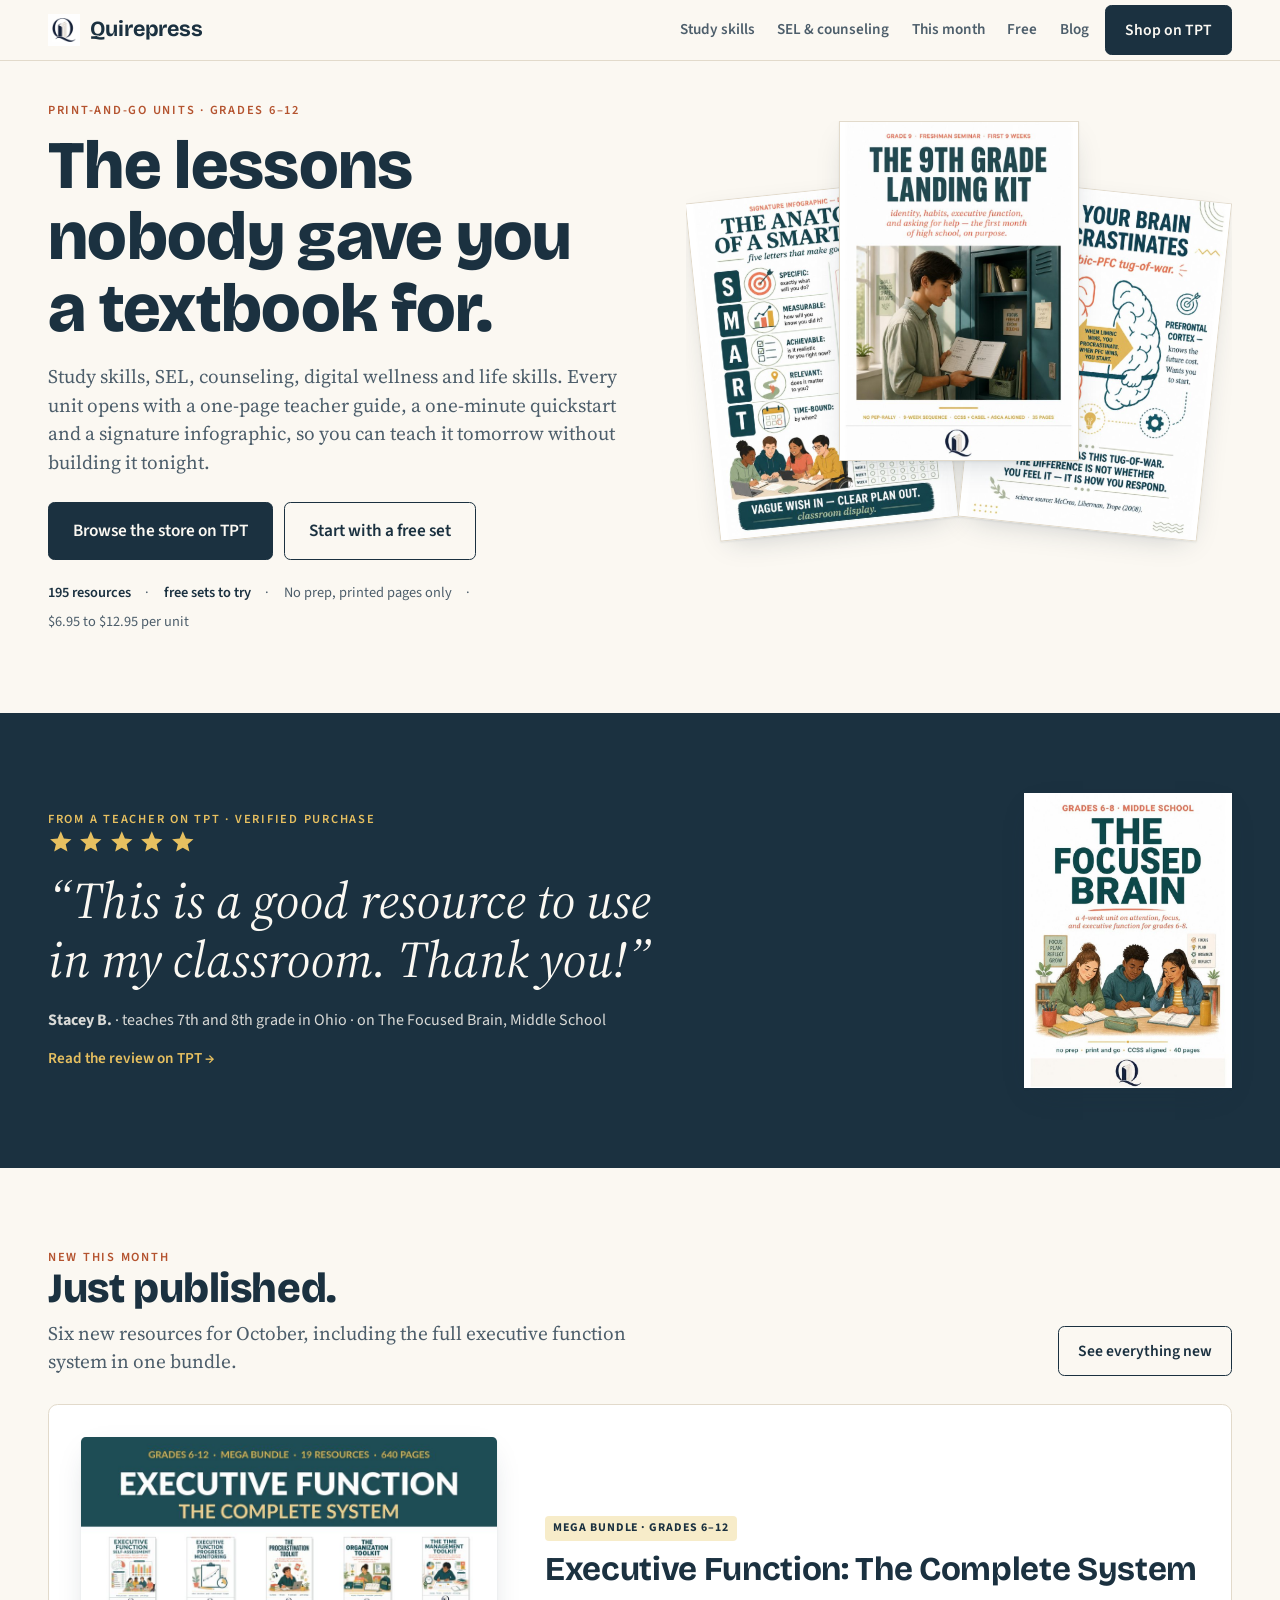
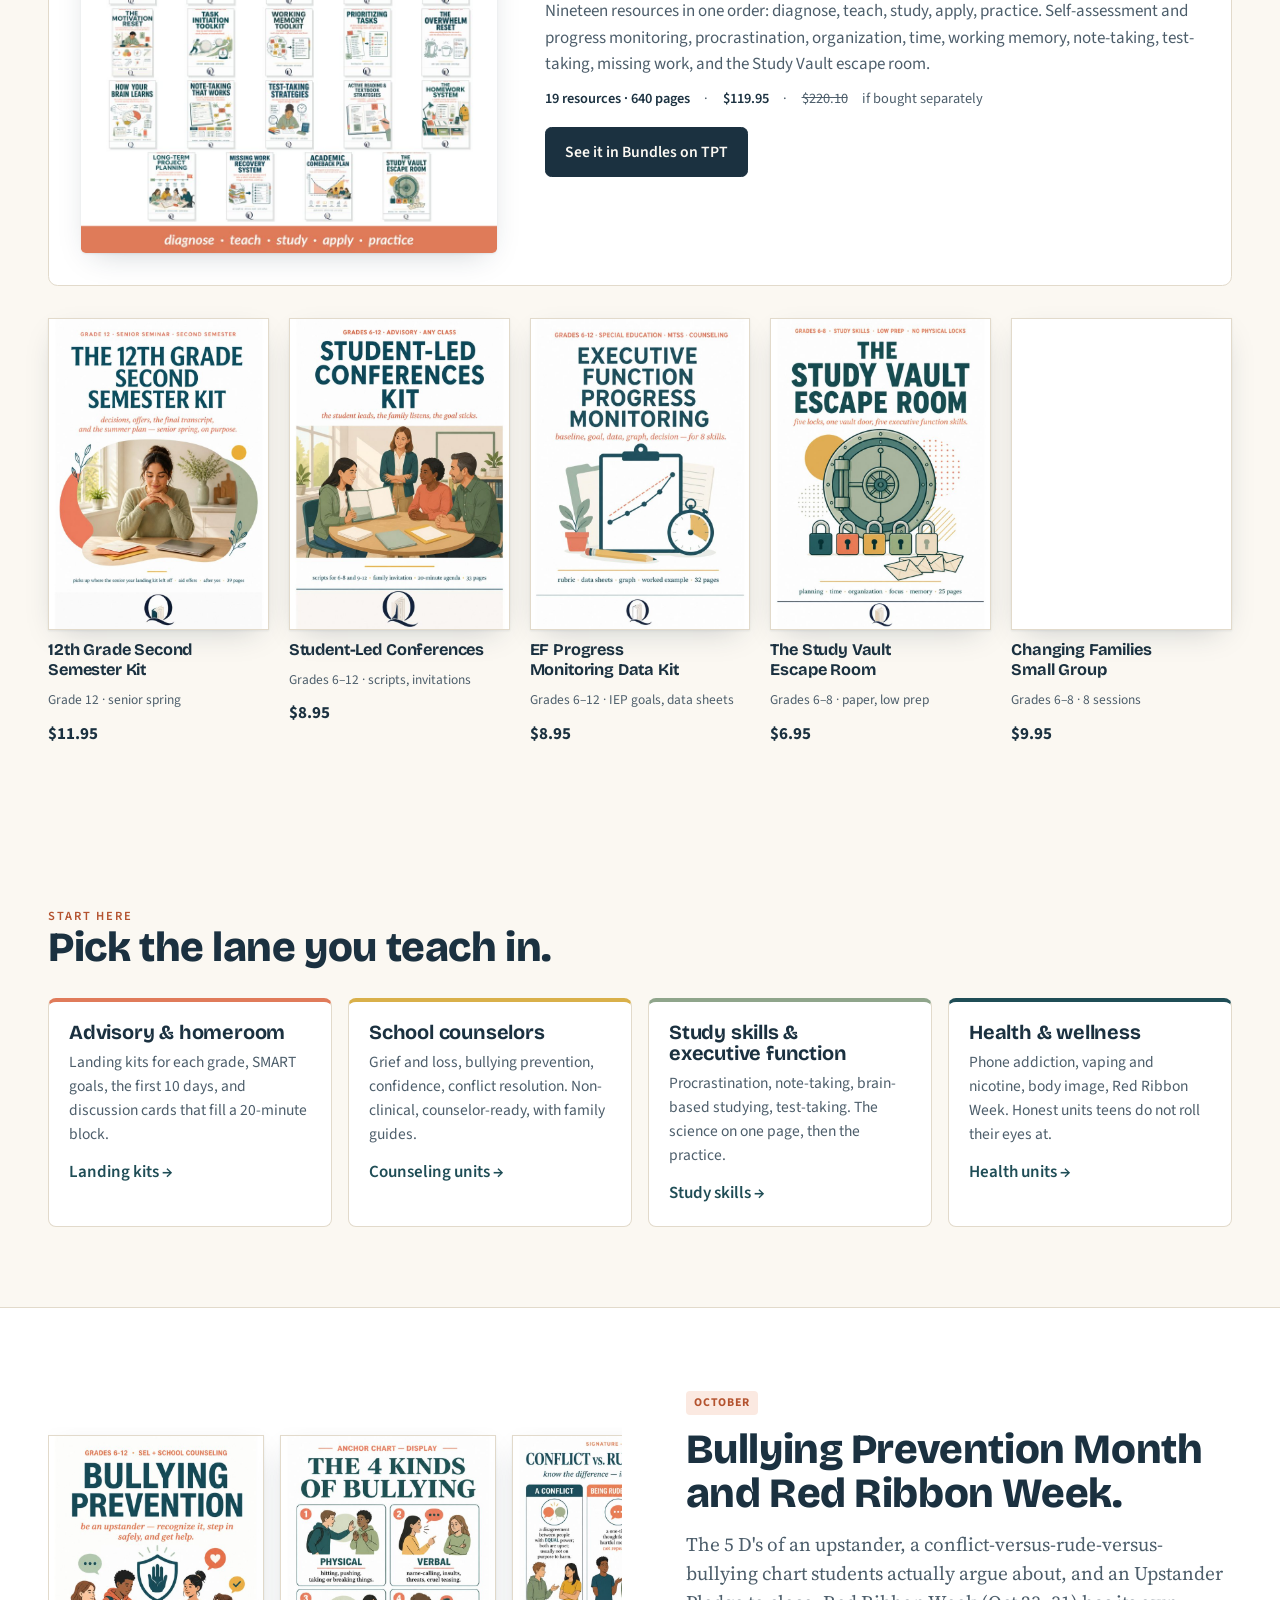
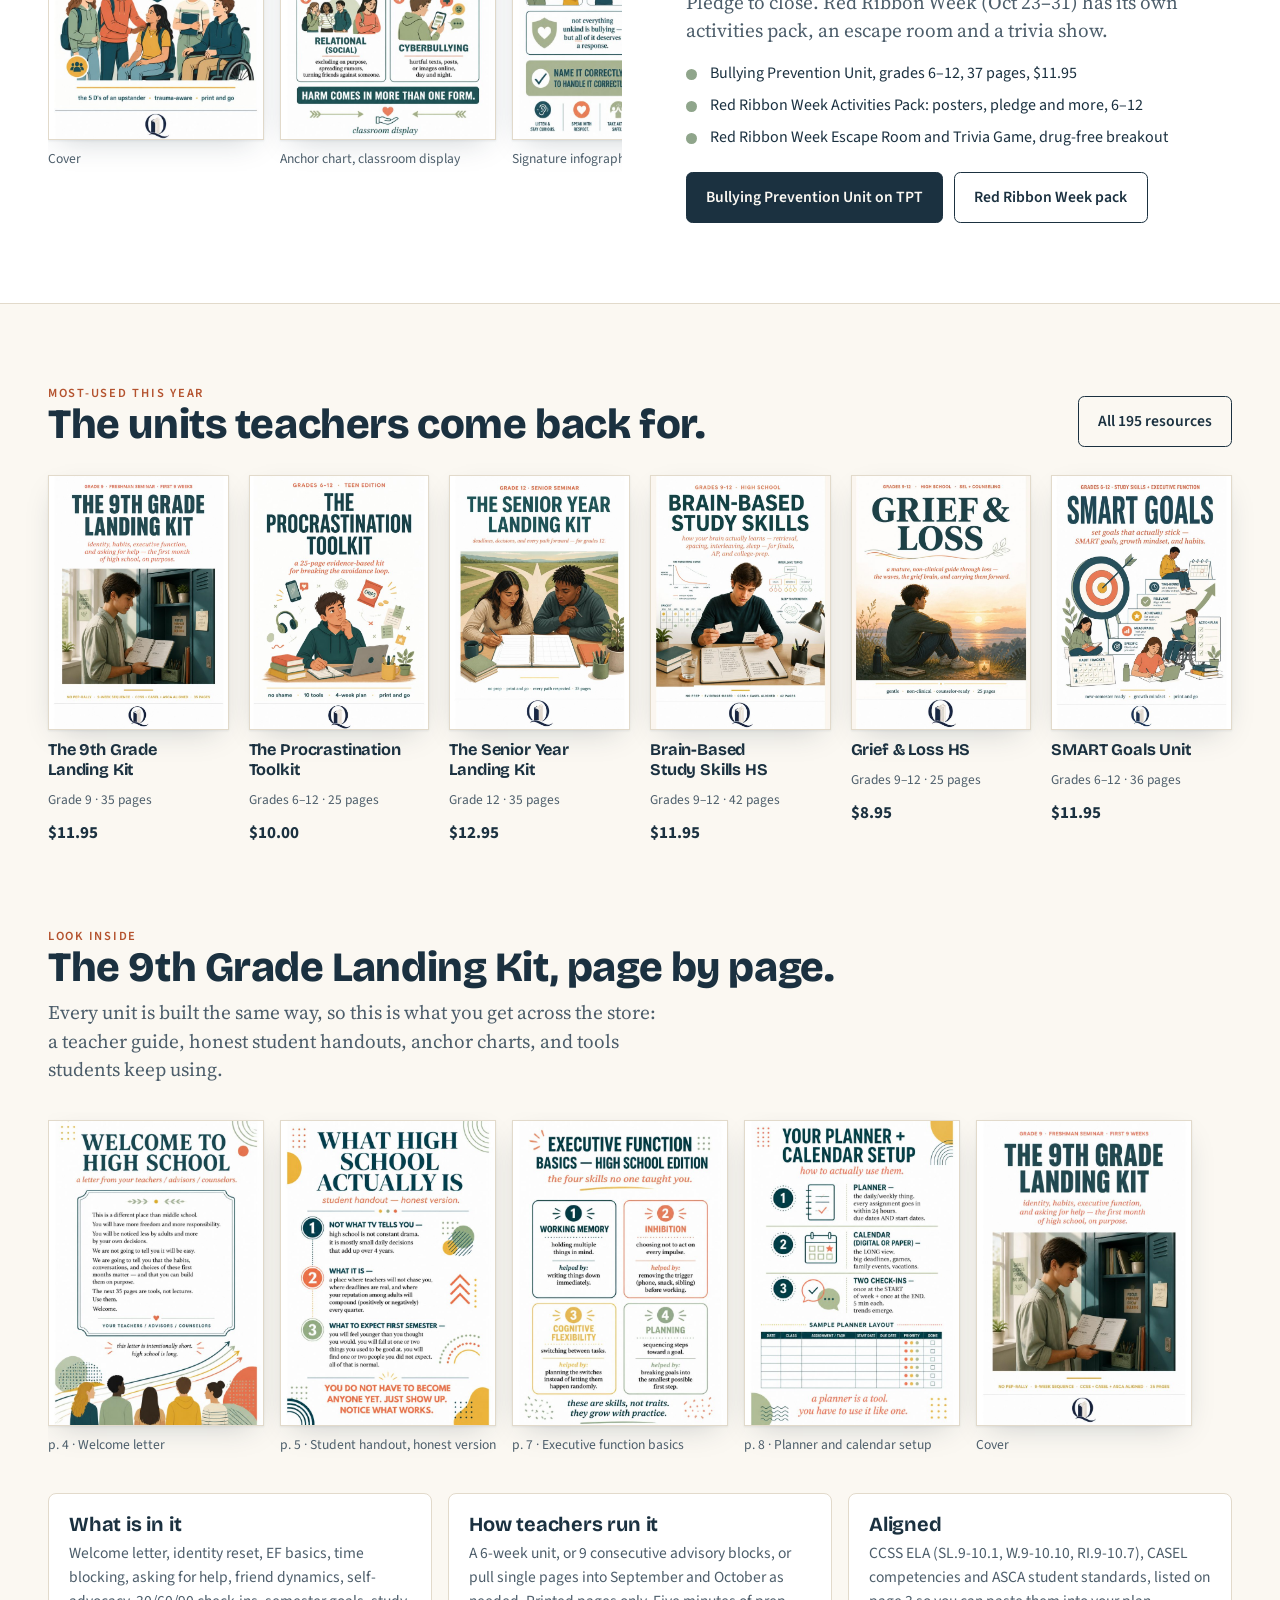
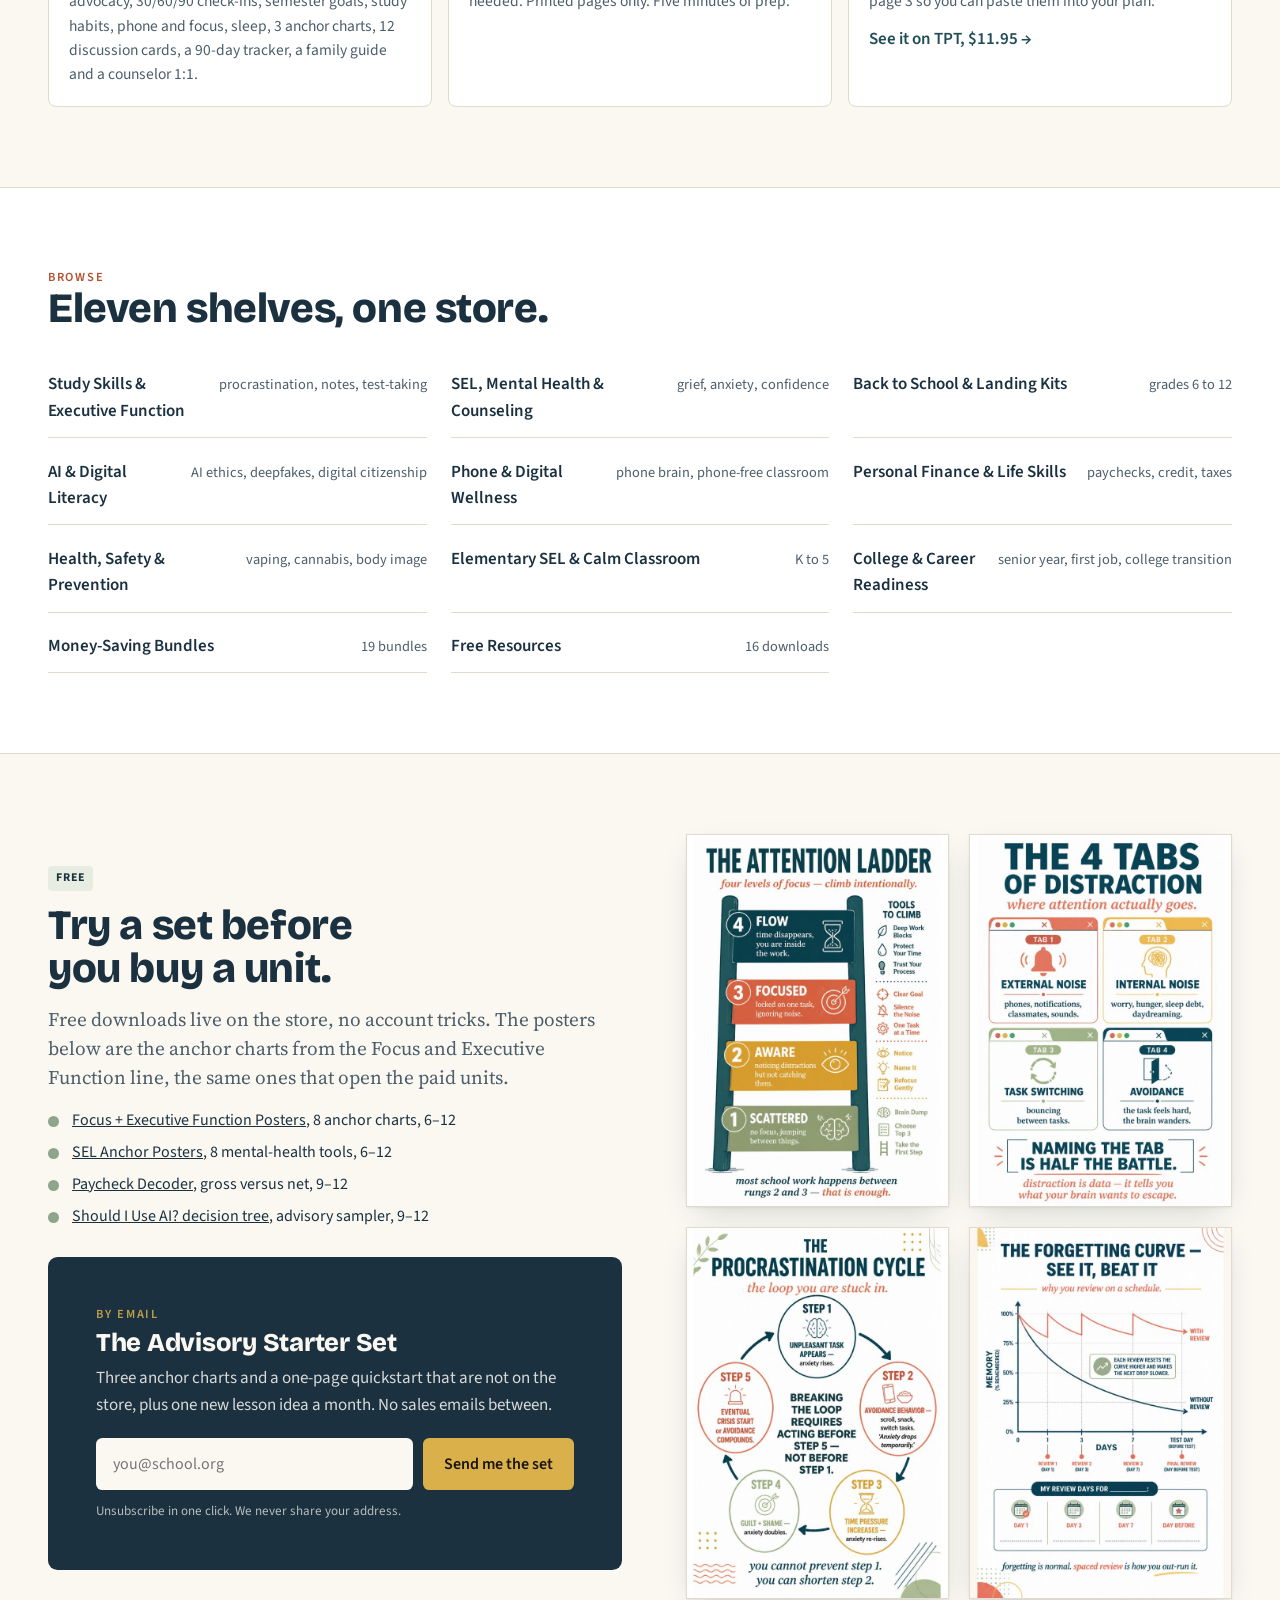
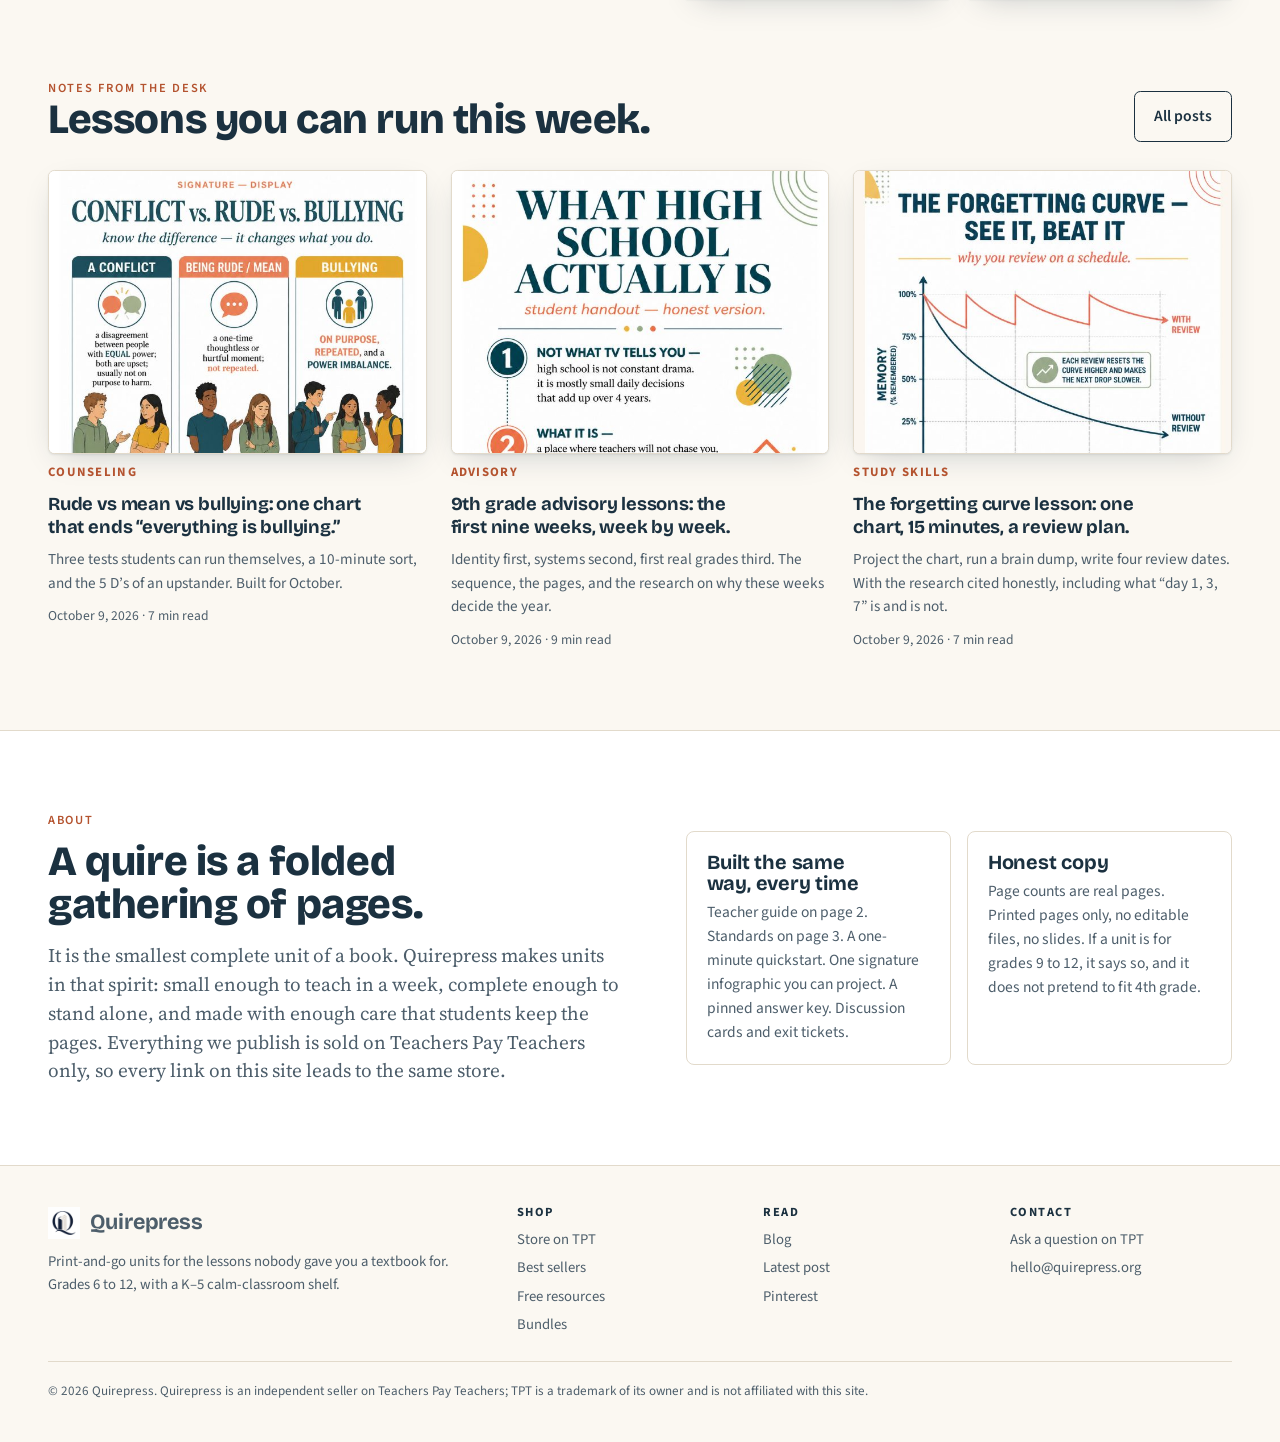
<file: index.html>
<!doctype html>
<html lang="en">
<head>
<meta charset="utf-8">
<meta name="viewport" content="width=device-width,initial-scale=1,viewport-fit=cover">
<title>Quirepress · print-and-go units for grades 6–12</title>
<meta name="description" content="Print-and-go study skills, SEL, counseling and life-skills units for grades 6–12, with free lessons and anchor charts. Sold on TPT.">
<link rel="canonical" href="https://quirepress.org/">
<link rel="icon" href="img/q-mark.png">
<meta property="og:title" content="Quirepress">
<meta property="og:description" content="The lessons nobody gave you a textbook for. Print-and-go units for grades 6–12.">
<meta property="og:image" content="https://quirepress.org/img/smart-6.jpg">
<link rel="stylesheet" href="https://fonts.googleapis.com/css2?family=Bricolage+Grotesque:opsz,wght@12..96,500;12..96,700;12..96,800&family=Source+Serif+4:ital,opsz,wght@0,8..60,400;0,8..60,600;1,8..60,400&family=Source+Sans+3:wght@400;600;700&display=swap">
<link rel="stylesheet" href="style.css">
<script type="application/ld+json">
{"@context":"https://schema.org","@graph":[{"@type":"Organization","name":"Quirepress","url":"https://quirepress.org/","logo":"https://quirepress.org/img/q-mark.png","sameAs":["https://www.teacherspayteachers.com/store/quirepress","https://www.pinterest.com/quirepress/"]},{"@type":"WebSite","name":"Quirepress","url":"https://quirepress.org/"}]}
</script>
</head>
<body>

<header class="nav">
  <div class="wrap">
    <a class="brand" href="index.html"><img src="img/q-mark.png" alt="">Quirepress</a>
    <nav class="nav-links" aria-label="Main">
      <a href="#study">Study skills</a>
      <a href="#sel">SEL &amp; counseling</a>
      <a href="#season">This month</a>
      <a href="#free">Free</a>
      <a href="blog.html">Blog</a>
    </nav>
    <a class="btn" href="https://www.teacherspayteachers.com/store/quirepress">Shop on TPT</a>
  </div>
</header>

<main>
<section class="section" style="padding-top:2.5rem">
  <div class="wrap split">
    <div>
      <p class="eyebrow">Print-and-go units · grades 6–12</p>
      <h1 style="margin-top:.6rem">The lessons nobody gave you a textbook for.</h1>
      <p class="lede" style="margin-top:1.1rem">Study skills, SEL, counseling, digital wellness and life skills. Every unit opens with a one-page teacher guide, a one-minute quickstart and a signature infographic, so you can teach it tomorrow without building it tonight.</p>
      <div style="display:flex;flex-wrap:wrap;gap:.7rem;margin-top:1.6rem">
        <a class="btn btn-lg" href="https://www.teacherspayteachers.com/store/quirepress">Browse the store on TPT</a>
        <a class="btn btn-lg btn-ghost" href="#free">Start with a free set</a>
      </div>
      <p class="meta" style="margin-top:1.4rem"><b>195 resources</b><span>·</span><b>free sets to try</b><span>·</span>No prep, printed pages only<span>·</span>$6.95 to $12.95 per unit</p>
    </div>
    <div class="fan" aria-label="Three real pages from Quirepress units">
      <div class="page p1"><img src="img/smart-6.jpg" alt="Infographic page: The Anatomy of a SMART Goal"></div>
      <div class="page p2"><img src="img/ninth-1.jpg" alt="Cover of The 9th Grade Landing Kit"></div>
      <div class="page p3"><img src="img/procr-4.jpg" alt="Infographic page: Why your brain procrastinates"></div>
    </div>
  </div>
</section>

<section class="section review" aria-label="Teacher review">
  <div class="wrap">
    <div>
      <p class="eyebrow">From a teacher on TPT · verified purchase</p>
      <div class="stars" role="img" aria-label="Rated 5 out of 5">
        <svg viewBox="0 0 24 24" aria-hidden="true"><path d="M12 2l2.9 6.9 7.1.6-5.4 4.7 1.6 7L12 17.5 5.8 21.2l1.6-7L2 9.5l7.1-.6z"/></svg>
        <svg viewBox="0 0 24 24" aria-hidden="true"><path d="M12 2l2.9 6.9 7.1.6-5.4 4.7 1.6 7L12 17.5 5.8 21.2l1.6-7L2 9.5l7.1-.6z"/></svg>
        <svg viewBox="0 0 24 24" aria-hidden="true"><path d="M12 2l2.9 6.9 7.1.6-5.4 4.7 1.6 7L12 17.5 5.8 21.2l1.6-7L2 9.5l7.1-.6z"/></svg>
        <svg viewBox="0 0 24 24" aria-hidden="true"><path d="M12 2l2.9 6.9 7.1.6-5.4 4.7 1.6 7L12 17.5 5.8 21.2l1.6-7L2 9.5l7.1-.6z"/></svg>
        <svg viewBox="0 0 24 24" aria-hidden="true"><path d="M12 2l2.9 6.9 7.1.6-5.4 4.7 1.6 7L12 17.5 5.8 21.2l1.6-7L2 9.5l7.1-.6z"/></svg>
      </div>
      <blockquote>This is a good resource to use in my classroom. Thank you!</blockquote>
      <p class="who"><b>Stacey B.</b> · teaches 7th and 8th grade in Ohio · on The Focused Brain, Middle School</p>
      <a class="src" href="https://www.teacherspayteachers.com/Product/The-Focused-Brain-Middle-School-4-Week-Focus-Executive-Function-Lessons-6-8-16286184#ratings-and-reviews">Read the review on TPT →</a>
    </div>
    <a class="page" href="https://www.teacherspayteachers.com/Product/The-Focused-Brain-Middle-School-4-Week-Focus-Executive-Function-Lessons-6-8-16286184"><img loading="lazy" decoding="async" src="img/focusms-1.jpg" alt="Cover: The Focused Brain, a 4-week unit on attention, focus and executive function for grades 6 to 8"></a>
  </div>
</section>

<section class="section" id="new" aria-label="New this month">
  <div class="wrap">
    <div class="section-head">
      <div><p class="eyebrow">New this month</p><h2>Just published.</h2><p class="lede">Six new resources for October, including the full executive function system in one bundle.</p></div>
      <a class="btn btn-ghost" href="https://www.teacherspayteachers.com/store/quirepress?order=Most-Recent">See everything new</a>
    </div>
    <a class="featured-bundle" href="https://www.teacherspayteachers.com/store/quirepress/category-money-saving-bundles-1635844">
      <img src="img/mega-ef.jpg" alt="Executive Function, The Complete System: 19 resource covers in one mega bundle, grades 6 to 12" loading="lazy" decoding="async">
      <div>
        <span class="tag">Mega bundle · grades 6–12</span>
        <h3>Executive Function: The Complete System</h3>
        <p>Nineteen resources in one order: diagnose, teach, study, apply, practice. Self-assessment and progress monitoring, procrastination, organization, time, working memory, note-taking, test-taking, missing work, and the Study Vault escape room.</p>
        <p class="meta"><b>19 resources · 640 pages</b><span>·</span><b>$119.95</b><span>·</span><s>$220.10</s> if bought separately</p>
        <span class="btn" style="margin-top:1rem">See it in Bundles on TPT</span>
      </div>
    </a>
    <div class="shelf" style="margin-top:2rem">
      <a class="product" href="https://www.teacherspayteachers.com/Product/12th-Grade-Second-Semester-Kit-Senior-Seminar-Financial-Aid-College-Decision-17904295"><div class="page"><img src="img/senior2-1.jpg" alt="Cover: 12th Grade Second Semester Kit" loading="lazy" decoding="async"></div><h3>12th Grade Second Semester Kit</h3><p class="meta"><span>Grade 12 · senior spring</span></p><p class="price">$11.95</p></a>
      <a class="product" href="https://www.teacherspayteachers.com/Product/Student-Led-Conferences-Grades-6-12-Scripts-Family-Invitation-Goal-Setting-17904198"><div class="page"><img src="img/slc-1.jpg" alt="Cover: Student-Led Conferences kit" loading="lazy" decoding="async"></div><h3>Student-Led Conferences</h3><p class="meta"><span>Grades 6–12 · scripts, invitations</span></p><p class="price">$8.95</p></a>
      <a class="product" href="https://www.teacherspayteachers.com/Product/Executive-Function-Progress-Monitoring-Data-Kit-6-12-IEP-Goals-Data-Sheets-17904246"><div class="page"><img src="img/efdata-1.jpg" alt="Cover: Executive Function Progress Monitoring Data Kit" loading="lazy" decoding="async"></div><h3>EF Progress Monitoring Data Kit</h3><p class="meta"><span>Grades 6–12 · IEP goals, data sheets</span></p><p class="price">$8.95</p></a>
      <a class="product" href="https://www.teacherspayteachers.com/Product/Study-Skills-Escape-Room-Grades-6-8-Executive-Function-Activity-Low-Prep-Paper-17904222"><div class="page"><img src="img/escape-1.jpg" alt="Cover: The Study Vault escape room" loading="lazy" decoding="async"></div><h3>The Study Vault Escape Room</h3><p class="meta"><span>Grades 6–8 · paper, low prep</span></p><p class="price">$6.95</p></a>
      <a class="product" href="https://www.teacherspayteachers.com/Product/Divorce-Small-Group-Counseling-Grades-6-8-Changing-Families-8-Sessions-Coping-17904273"><div class="page"><img src="img/families-1.jpg" alt="Cover: Changing Families small group counseling" loading="lazy" decoding="async"></div><h3>Changing Families Small Group</h3><p class="meta"><span>Grades 6–8 · 8 sessions</span></p><p class="price">$9.95</p></a>
    </div>
  </div>
</section>

<section class="section">
  <div class="wrap">
    <div class="section-head">
      <div><p class="eyebrow">Start here</p><h2>Pick the lane you teach in.</h2></div>
    </div>
    <div class="cards cards-4">
      <div class="card role"><h3>Advisory &amp; homeroom</h3><p>Landing kits for each grade, SMART goals, the first 10 days, and discussion cards that fill a 20-minute block.</p><a class="more" href="https://www.teacherspayteachers.com/store/quirepress/category-back-to-school-amp-landing-kits-1635821">Landing kits →</a></div>
      <div class="card role"><h3>School counselors</h3><p>Grief and loss, bullying prevention, confidence, conflict resolution. Non-clinical, counselor-ready, with family guides.</p><a class="more" href="https://www.teacherspayteachers.com/store/quirepress/category-sel-mental-health-amp-counseling-1635817">Counseling units →</a></div>
      <div class="card role"><h3>Study skills &amp; executive function</h3><p>Procrastination, note-taking, brain-based studying, test-taking. The science on one page, then the practice.</p><a class="more" href="https://www.teacherspayteachers.com/store/quirepress/category-study-skills-amp-executive-function-1635812">Study skills →</a></div>
      <div class="card role"><h3>Health &amp; wellness</h3><p>Phone addiction, vaping and nicotine, body image, Red Ribbon Week. Honest units teens do not roll their eyes at.</p><a class="more" href="https://www.teacherspayteachers.com/store/quirepress/category-health-safety-amp-prevention-1635838">Health units →</a></div>
    </div>
  </div>
</section>

<section class="section" id="season" style="background:var(--card);border-block:1px solid var(--rule)">
  <div class="wrap split split-rev">
    <div class="strip" aria-label="Pages from the Bullying Prevention unit">
      <figure><div class="page"><img loading="lazy" decoding="async" src="img/bully-1.jpg" alt="Cover: Bullying Prevention, be an upstander"></div><figcaption>Cover</figcaption></figure>
      <figure><div class="page"><img loading="lazy" decoding="async" src="img/bully-6.jpg" alt="Anchor chart: The 4 kinds of bullying"></div><figcaption>Anchor chart, classroom display</figcaption></figure>
      <figure><div class="page"><img loading="lazy" decoding="async" src="img/bully-7.jpg" alt="Signature infographic: Conflict vs rude vs bullying"></div><figcaption>Signature infographic</figcaption></figure>
    </div>
    <div>
      <span class="tag tag-season">October</span>
      <h2 style="margin-top:.8rem">Bullying Prevention Month and Red Ribbon Week.</h2>
      <p class="lede" style="margin-top:.9rem">The 5 D's of an upstander, a conflict-versus-rude-versus-bullying chart students actually argue about, and an Upstander Pledge to close. Red Ribbon Week (Oct 23–31) has its own activities pack, an escape room and a trivia show.</p>
      <ul class="checks">
        <li>Bullying Prevention Unit, grades 6–12, 37 pages, $11.95</li>
        <li>Red Ribbon Week Activities Pack: posters, pledge and more, 6–12</li>
        <li>Red Ribbon Week Escape Room and Trivia Game, drug-free breakout</li>
      </ul>
      <div style="display:flex;flex-wrap:wrap;gap:.7rem;margin-top:1.4rem">
        <a class="btn" href="https://www.teacherspayteachers.com/Product/Bullying-Prevention-Unit-Be-an-Upstander-SEL-6-12-17644881">Bullying Prevention Unit on TPT</a>
        <a class="btn btn-ghost" href="https://www.teacherspayteachers.com/Product/Red-Ribbon-Week-Activities-Pack-Posters-Pledge-More-6-12-17662542">Red Ribbon Week pack</a>
      </div>
    </div>
  </div>
</section>

<section class="section" id="study">
  <div class="wrap">
    <div class="section-head">
      <div><p class="eyebrow">Most-used this year</p><h2>The units teachers come back for.</h2></div>
      <a class="btn btn-ghost" href="https://www.teacherspayteachers.com/store/quirepress">All 195 resources</a>
    </div>
    <div class="shelf">
      <a class="product" href="https://www.teacherspayteachers.com/Product/9th-Grade-Landing-Kit-Freshman-Seminar-Identity-Habits-EF-First-9-Weeks-16453225"><div class="page"><img loading="lazy" decoding="async" src="img/ninth-1.jpg" alt="Cover: The 9th Grade Landing Kit"></div><h3>The 9th Grade Landing Kit</h3><p class="meta"><span>Grade 9 · 35 pages</span></p><p class="price">$11.95</p></a>
      <a class="product" href="product.html"><div class="page"><img loading="lazy" decoding="async" src="img/procr-1.jpg" alt="Cover: The Procrastination Toolkit"></div><h3>The Procrastination Toolkit</h3><p class="meta"><span>Grades 6–12 · 25 pages</span></p><p class="price">$10.00</p></a>
      <a class="product" href="https://www.teacherspayteachers.com/Product/The-Senior-Year-Landing-Kit-Grade-12-Senior-Seminar-College-Career-Readiness-17282781"><div class="page"><img loading="lazy" decoding="async" src="img/senior-1.jpg" alt="Cover: The Senior Year Landing Kit"></div><h3>The Senior Year Landing Kit</h3><p class="meta"><span>Grade 12 · 35 pages</span></p><p class="price">$12.95</p></a>
      <a class="product" href="https://www.teacherspayteachers.com/Product/Brain-Based-Study-Skills-High-School-Retrieval-Spacing-Sleep-Exam-Prep-9-12-16738622"><div class="page"><img loading="lazy" decoding="async" src="img/study-1.jpg" alt="Cover: Brain-Based Study Skills, high school"></div><h3>Brain-Based Study Skills HS</h3><p class="meta"><span>Grades 9–12 · 42 pages</span></p><p class="price">$11.95</p></a>
      <a class="product" href="https://www.teacherspayteachers.com/Product/Grief-and-Loss-High-School-Grief-Support-SEL-Counseling-Lessons-9-12-17007240"><div class="page"><img loading="lazy" decoding="async" src="img/grief-1.jpg" alt="Cover: Grief and Loss, high school"></div><h3>Grief &amp; Loss HS</h3><p class="meta"><span>Grades 9–12 · 25 pages</span></p><p class="price">$8.95</p></a>
      <a class="product" href="https://www.teacherspayteachers.com/Product/SMART-Goals-Unit-Goal-Setting-Growth-Mindset-6-12-17644925"><div class="page"><img loading="lazy" decoding="async" src="img/smart-1.jpg" alt="Cover: SMART Goals unit"></div><h3>SMART Goals Unit</h3><p class="meta"><span>Grades 6–12 · 36 pages</span></p><p class="price">$11.95</p></a>
    </div>
  </div>
</section>

<section class="section" id="sel" style="padding-top:0">
  <div class="wrap">
    <div class="section-head">
      <div><p class="eyebrow">Look inside</p><h2>The 9th Grade Landing Kit, page by page.</h2><p class="lede">Every unit is built the same way, so this is what you get across the store: a teacher guide, honest student handouts, anchor charts, and tools students keep using.</p></div>
    </div>
    <div class="strip" aria-label="Pages from The 9th Grade Landing Kit">
      <figure><div class="page"><img loading="lazy" decoding="async" src="img/ninth-4.jpg" alt="Welcome to high school, a letter from your teachers"></div><figcaption>p. 4 · Welcome letter</figcaption></figure>
      <figure><div class="page"><img loading="lazy" decoding="async" src="img/ninth-5.jpg" alt="What high school actually is, student handout"></div><figcaption>p. 5 · Student handout, honest version</figcaption></figure>
      <figure><div class="page"><img loading="lazy" decoding="async" src="img/ninth-7.jpg" alt="Executive function basics, high school edition"></div><figcaption>p. 7 · Executive function basics</figcaption></figure>
      <figure><div class="page"><img loading="lazy" decoding="async" src="img/ninth-8.jpg" alt="Your planner and calendar setup"></div><figcaption>p. 8 · Planner and calendar setup</figcaption></figure>
      <figure><div class="page"><img loading="lazy" decoding="async" src="img/ninth-1.jpg" alt="Cover of The 9th Grade Landing Kit"></div><figcaption>Cover</figcaption></figure>
    </div>
    <div class="cards cards-3" style="margin-top:1.5rem">
      <div class="card"><h3>What is in it</h3><p>Welcome letter, identity reset, EF basics, time blocking, asking for help, friend dynamics, self-advocacy, 30/60/90 check-ins, semester goals, study habits, phone and focus, sleep, 3 anchor charts, 12 discussion cards, a 90-day tracker, a family guide and a counselor 1:1.</p></div>
      <div class="card"><h3>How teachers run it</h3><p>A 6-week unit, or 9 consecutive advisory blocks, or pull single pages into September and October as needed. Printed pages only. Five minutes of prep.</p></div>
      <div class="card"><h3>Aligned</h3><p>CCSS ELA (SL.9-10.1, W.9-10.10, RI.9-10.7), CASEL competencies and ASCA student standards, listed on page 3 so you can paste them into your plan.</p><a class="more" href="https://www.teacherspayteachers.com/Product/9th-Grade-Landing-Kit-Freshman-Seminar-Identity-Habits-EF-First-9-Weeks-16453225">See it on TPT, $11.95 →</a></div>
    </div>
  </div>
</section>

<section class="section" style="background:var(--card);border-block:1px solid var(--rule)">
  <div class="wrap">
    <div class="section-head">
      <div><p class="eyebrow">Browse</p><h2>Eleven shelves, one store.</h2></div>
    </div>
    <div class="cats">
      <a href="https://www.teacherspayteachers.com/store/quirepress/category-study-skills-amp-executive-function-1635812">Study Skills &amp; Executive Function <span>procrastination, notes, test-taking</span></a>
      <a href="https://www.teacherspayteachers.com/store/quirepress/category-sel-mental-health-amp-counseling-1635817">SEL, Mental Health &amp; Counseling <span>grief, anxiety, confidence</span></a>
      <a href="https://www.teacherspayteachers.com/store/quirepress/category-back-to-school-amp-landing-kits-1635821">Back to School &amp; Landing Kits <span>grades 6 to 12</span></a>
      <a href="https://www.teacherspayteachers.com/store/quirepress/category-ai-amp-digital-literacy-1635823">AI &amp; Digital Literacy <span>AI ethics, deepfakes, digital citizenship</span></a>
      <a href="https://www.teacherspayteachers.com/store/quirepress/category-phone-amp-digital-wellness-1635829">Phone &amp; Digital Wellness <span>phone brain, phone-free classroom</span></a>
      <a href="https://www.teacherspayteachers.com/store/quirepress/category-personal-finance-amp-life-skills-1635835">Personal Finance &amp; Life Skills <span>paychecks, credit, taxes</span></a>
      <a href="https://www.teacherspayteachers.com/store/quirepress/category-health-safety-amp-prevention-1635838">Health, Safety &amp; Prevention <span>vaping, cannabis, body image</span></a>
      <a href="https://www.teacherspayteachers.com/store/quirepress/category-elementary-k-5-sel-amp-calm-classroom-1635842">Elementary SEL &amp; Calm Classroom <span>K to 5</span></a>
      <a href="https://www.teacherspayteachers.com/store/quirepress/category-college-amp-career-readiness-1638323">College &amp; Career Readiness <span>senior year, first job, college transition</span></a>
      <a href="https://www.teacherspayteachers.com/store/quirepress/category-money-saving-bundles-1635844">Money-Saving Bundles <span>19 bundles</span></a>
      <a href="https://www.teacherspayteachers.com/store/quirepress/category-free-resources-1635845">Free Resources <span>16 downloads</span></a>
    </div>
  </div>
</section>

<section class="section" id="free">
  <div class="wrap split">
    <div>
      <span class="tag tag-free">Free</span>
      <h2 style="margin-top:.8rem">Try a set before you buy a unit.</h2>
      <p class="lede" style="margin-top:.9rem">Free downloads live on the store, no account tricks. The posters below are the anchor charts from the Focus and Executive Function line, the same ones that open the paid units.</p>
      <ul class="checks">
        <li><a href="https://www.teacherspayteachers.com/Product/FREE-Focus-Executive-Function-Posters-8-Anchor-Charts-Grades-6-12-SEL-Health-16286095">Focus + Executive Function Posters</a>, 8 anchor charts, 6–12</li>
        <li><a href="https://www.teacherspayteachers.com/Product/FREE-SEL-Anchor-Posters-8-Mental-Health-Anxiety-Tools-Grades-6-12-Classroom-16274301">SEL Anchor Posters</a>, 8 mental-health tools, 6–12</li>
        <li><a href="https://www.teacherspayteachers.com/Product/FREE-Paycheck-Decoder-Gross-vs-Net-Pay-Stub-Personal-Finance-High-School-9-12-17332252">Paycheck Decoder</a>, gross versus net, 9–12</li>
        <li><a href="https://www.teacherspayteachers.com/Product/FREE-Should-I-Use-AI-Decision-Tree-HS-Advisory-Sampler-AI-Literacy-9-12-16453946">Should I Use AI? decision tree</a>, advisory sampler, 9–12</li>
      </ul>
      <div class="optin" style="margin-top:1.75rem">
        <p class="eyebrow">By email</p>
        <h2 style="font-size:1.6rem;margin-top:.4rem">The Advisory Starter Set</h2>
        <p style="margin-top:.5rem">Three anchor charts and a one-page quickstart that are not on the store, plus one new lesson idea a month. No sales emails between.</p>
        <form id="optin-form" action="https://assets.mailerlite.com/jsonp/2695731/forms/200760016947381572/subscribe" method="post" target="_blank">
          <label for="optin-email" style="position:absolute;left:-9999px">Email</label>
          <input id="optin-email" type="email" name="fields[email]" required placeholder="you@school.org" autocomplete="email">
          <input type="hidden" name="ml-submit" value="1"><input type="hidden" name="anticsrf" value="true">
          <button type="submit">Send me the set</button>
        </form>
        <p class="done" id="optin-done" hidden>Thanks. Check your inbox for the starter set.</p>
        <small>Unsubscribe in one click. We never share your address.</small>
      </div>
    </div>
    <div class="gallery" style="grid-template-columns:repeat(2,1fr)">
      <figure><div class="page"><img loading="lazy" decoding="async" src="img/free-2.jpg" alt="Free poster from the Focus and Executive Function set"></div></figure>
      <figure><div class="page"><img loading="lazy" decoding="async" src="img/free-3.jpg" alt="Free poster from the Focus and Executive Function set"></div></figure>
      <figure><div class="page"><img loading="lazy" decoding="async" src="img/procr-5.jpg" alt="The procrastination cycle infographic"></div></figure>
      <figure><div class="page"><img loading="lazy" decoding="async" src="img/study-5.jpg" alt="The forgetting curve, see it and beat it"></div></figure>
    </div>
  </div>
</section>

<section class="section" style="padding-top:0">
  <div class="wrap">
    <div class="section-head">
      <div><p class="eyebrow">Notes from the desk</p><h2>Lessons you can run this week.</h2></div>
      <a class="btn btn-ghost" href="blog.html">All posts</a>
    </div>
    <div class="posts">
      <a class="post" href="rude-vs-mean-vs-bullying-chart-lesson.html"><div class="thumb"><img loading="lazy" decoding="async" src="img/bully-7.jpg" alt="Conflict versus rude versus bullying chart"></div><span class="kicker">Counseling</span><h3>Rude vs mean vs bullying: one chart that ends “everything is bullying.”</h3><p>Three tests students can run themselves, a 10-minute sort, and the 5 D’s of an upstander. Built for October.</p><time datetime="2026-10-09">October 9, 2026 · 7 min read</time></a>
      <a class="post" href="9th-grade-advisory-first-nine-weeks.html"><div class="thumb"><img loading="lazy" decoding="async" src="img/ninth-5.jpg" alt="What high school actually is, student handout"></div><span class="kicker">Advisory</span><h3>9th grade advisory lessons: the first nine weeks, week by week.</h3><p>Identity first, systems second, first real grades third. The sequence, the pages, and the research on why these weeks decide the year.</p><time datetime="2026-10-09">October 9, 2026 · 9 min read</time></a>
      <a class="post" href="forgetting-curve-lesson-spaced-review.html"><div class="thumb"><img loading="lazy" decoding="async" src="img/study-5.jpg" alt="The forgetting curve"></div><span class="kicker">Study skills</span><h3>The forgetting curve lesson: one chart, 15 minutes, a review plan.</h3><p>Project the chart, run a brain dump, write four review dates. With the research cited honestly, including what “day 1, 3, 7” is and is not.</p><time datetime="2026-10-09">October 9, 2026 · 7 min read</time></a>
    </div>
  </div>
</section>

<section class="section" style="background:var(--card);border-top:1px solid var(--rule)">
  <div class="wrap split">
    <div>
      <p class="eyebrow">About</p>
      <h2 style="margin-top:.6rem">A quire is a folded gathering of pages.</h2>
      <p class="lede" style="margin-top:.9rem">It is the smallest complete unit of a book. Quirepress makes units in that spirit: small enough to teach in a week, complete enough to stand alone, and made with enough care that students keep the pages. Everything we publish is sold on Teachers Pay Teachers only, so every link on this site leads to the same store.</p>
    </div>
    <div class="cards cards-2">
      <div class="card"><h3>Built the same way, every time</h3><p>Teacher guide on page 2. Standards on page 3. A one-minute quickstart. One signature infographic you can project. A pinned answer key. Discussion cards and exit tickets.</p></div>
      <div class="card"><h3>Honest copy</h3><p>Page counts are real pages. Printed pages only, no editable files, no slides. If a unit is for grades 9 to 12, it says so, and it does not pretend to fit 4th grade.</p></div>
    </div>
  </div>
</section>
</main>

<footer>
  <div class="wrap">
    <div>
      <a class="brand" href="index.html"><img loading="lazy" decoding="async" src="img/q-mark.png" alt="">Quirepress</a>
      <p style="margin-top:.7rem;max-width:30rem">Print-and-go units for the lessons nobody gave you a textbook for. Grades 6 to 12, with a K–5 calm-classroom shelf.</p>
    </div>
    <div><h4>Shop</h4><ul><li><a href="https://www.teacherspayteachers.com/store/quirepress">Store on TPT</a></li><li><a href="#study">Best sellers</a></li><li><a href="#free">Free resources</a></li><li><a href="https://www.teacherspayteachers.com/store/quirepress/category-money-saving-bundles-1635844">Bundles</a></li></ul></div>
    <div><h4>Read</h4><ul><li><a href="blog.html">Blog</a></li><li><a href="procrastination-lesson-avoidance-cycle.html">Latest post</a></li><li><a href="https://www.pinterest.com/quirepress/">Pinterest</a></li></ul></div>
    <div><h4>Contact</h4><ul><li><a href="https://www.teacherspayteachers.com/store/quirepress">Ask a question on TPT</a></li><li><span>hello@quirepress.org</span></li></ul></div>
    <p class="legal">© 2026 Quirepress. Quirepress is an independent seller on Teachers Pay Teachers; TPT is a trademark of its owner and is not affiliated with this site.</p>
  </div>
</footer>

<script>
(function(){
  var f=document.getElementById('optin-form'),d=document.getElementById('optin-done');
  if(!f)return;
  f.addEventListener('submit',function(e){
    e.preventDefault();
    var b=f.querySelector('button');b.disabled=true;b.textContent='Sending…';
    fetch(f.action,{method:'POST',body:new FormData(f)}).then(function(r){return r.json();}).then(function(j){
      if(j&&j.success){f.hidden=true;d.hidden=false;}else{f.submit();}
    }).catch(function(){f.submit();});
  });
})();
</script>

</body>
</html>
</file>
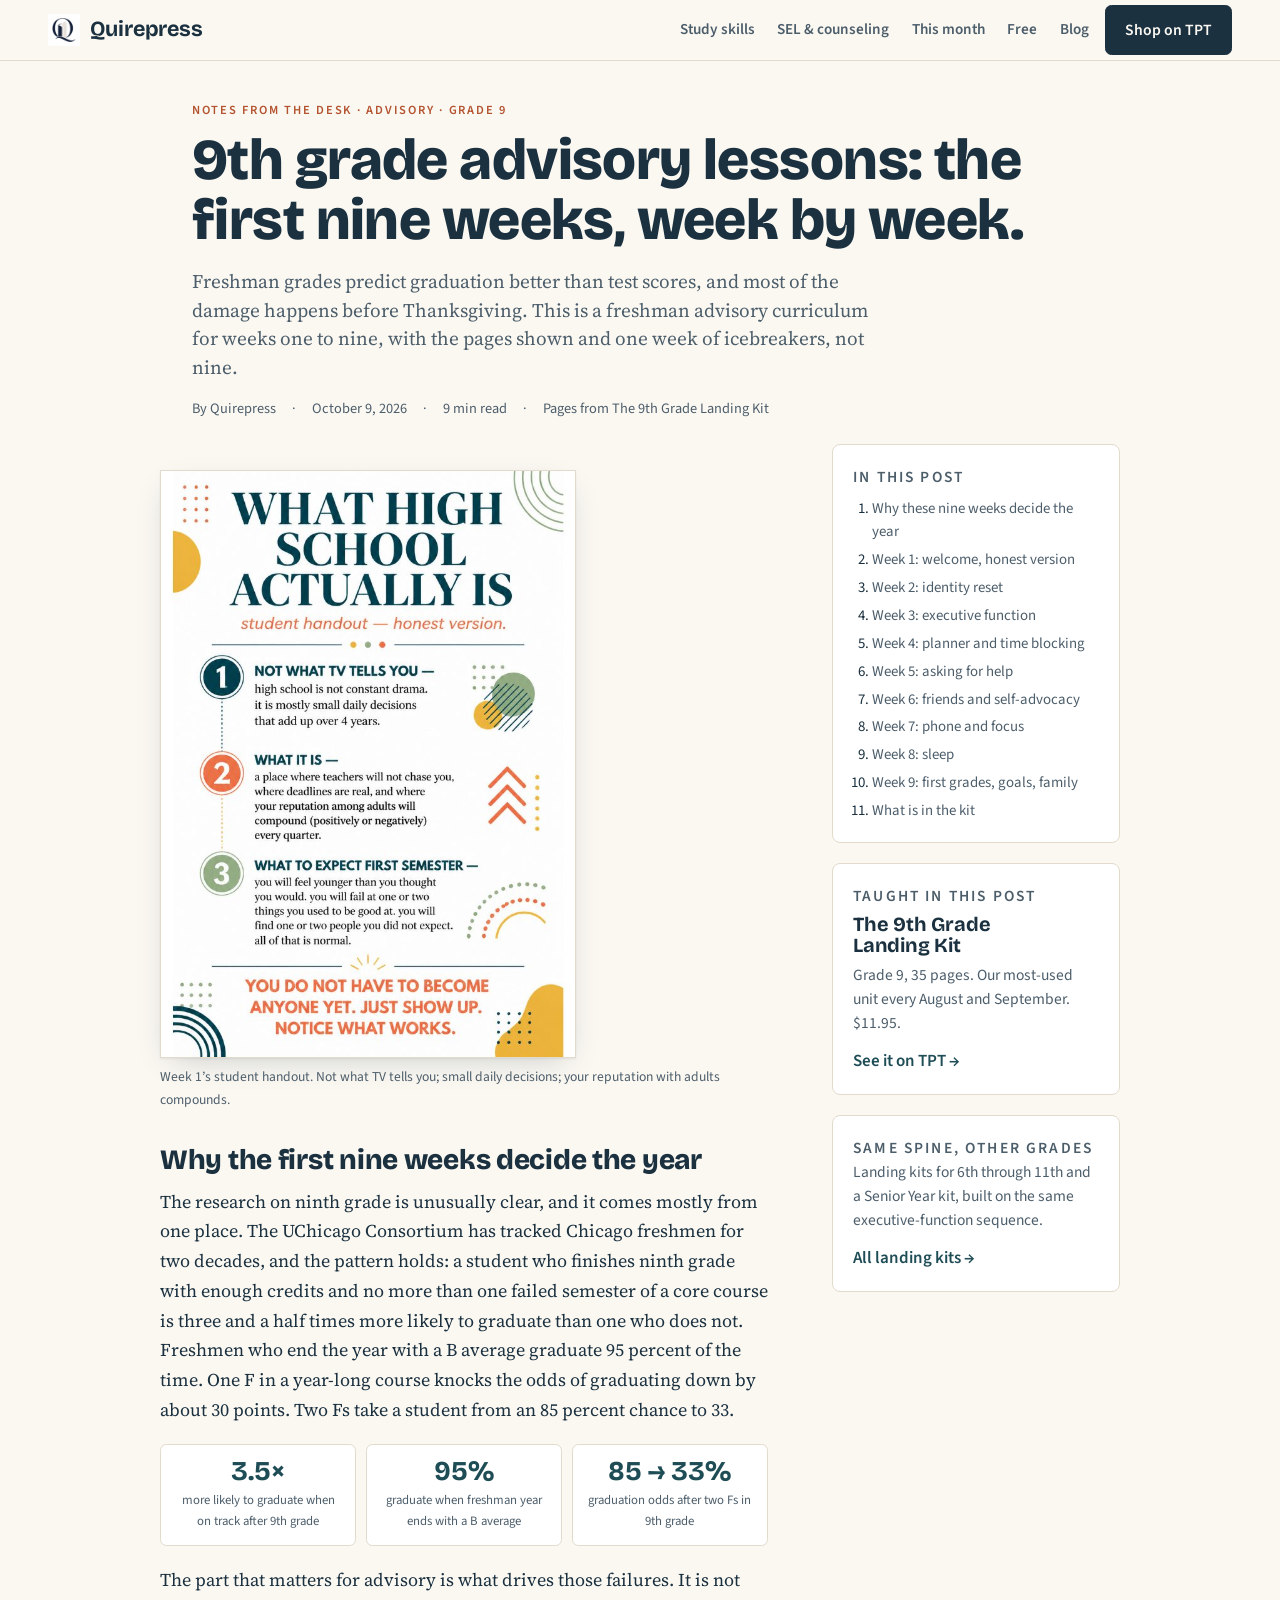
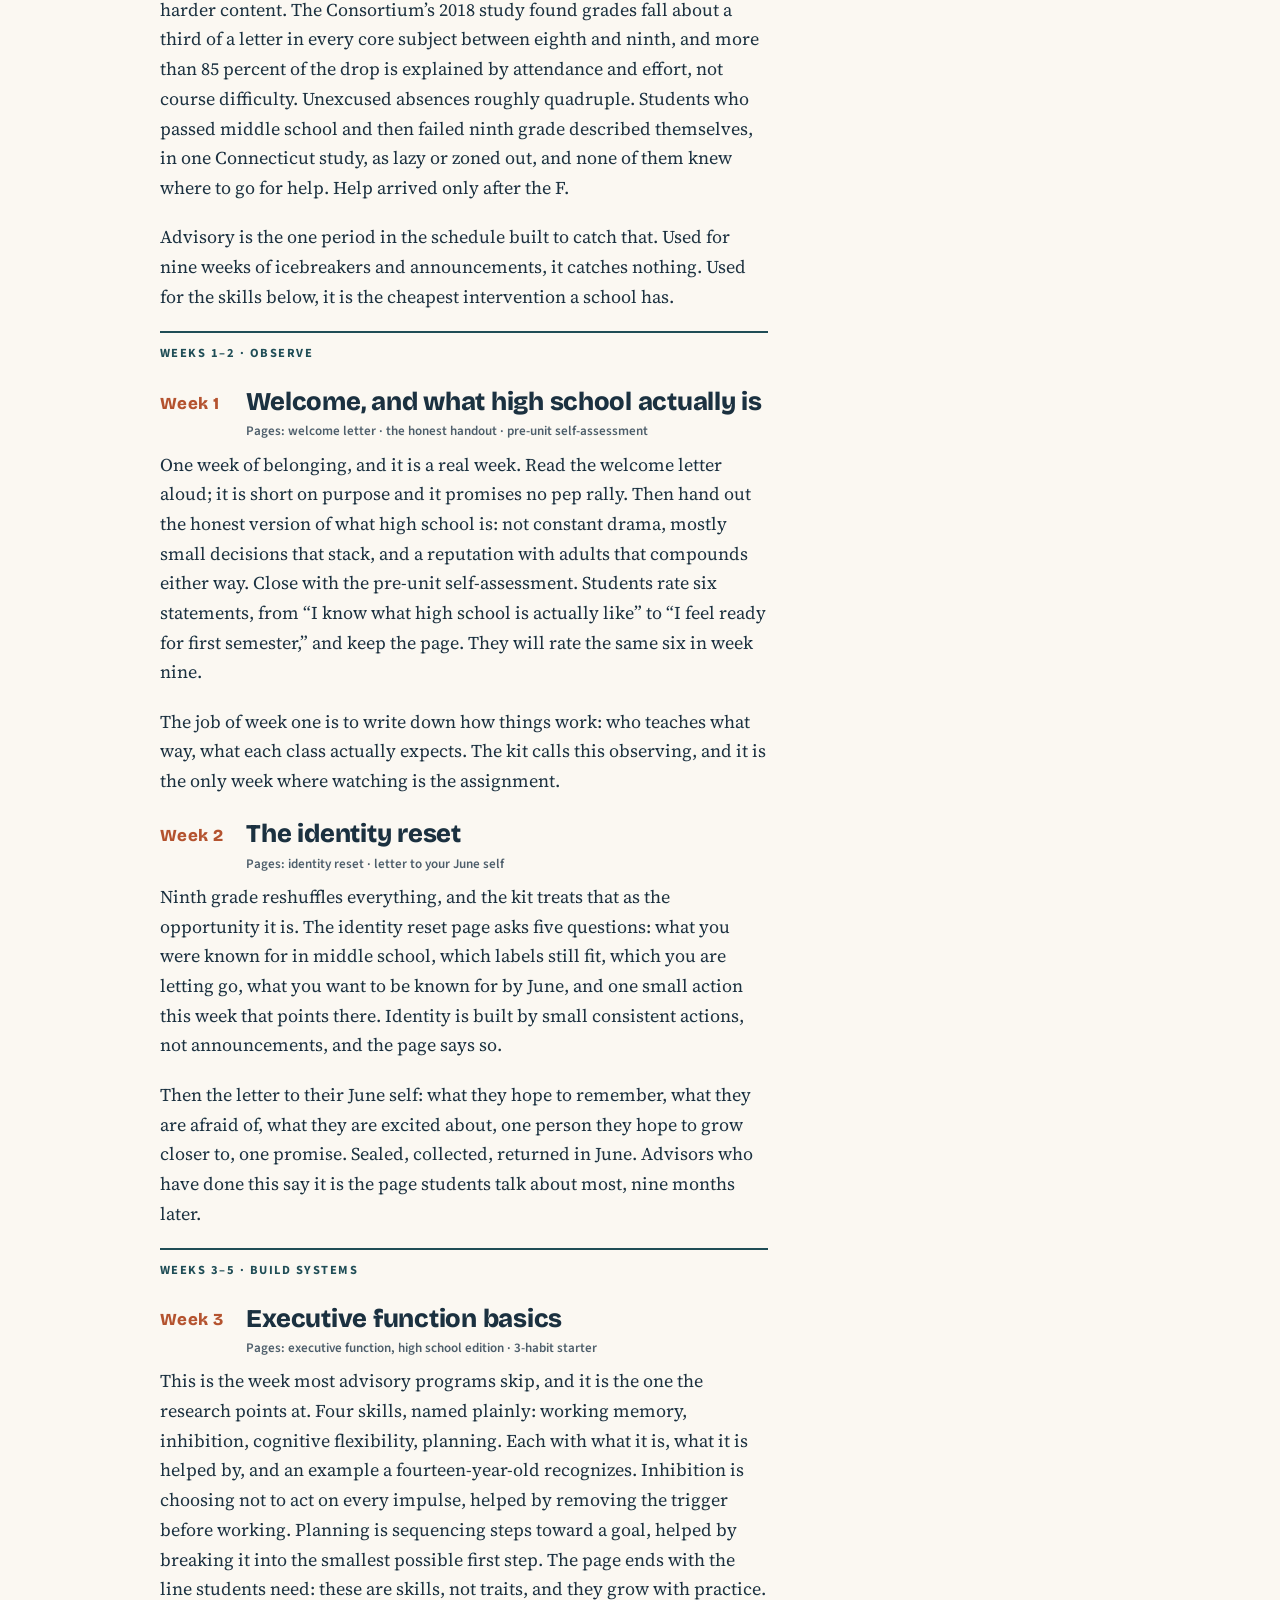
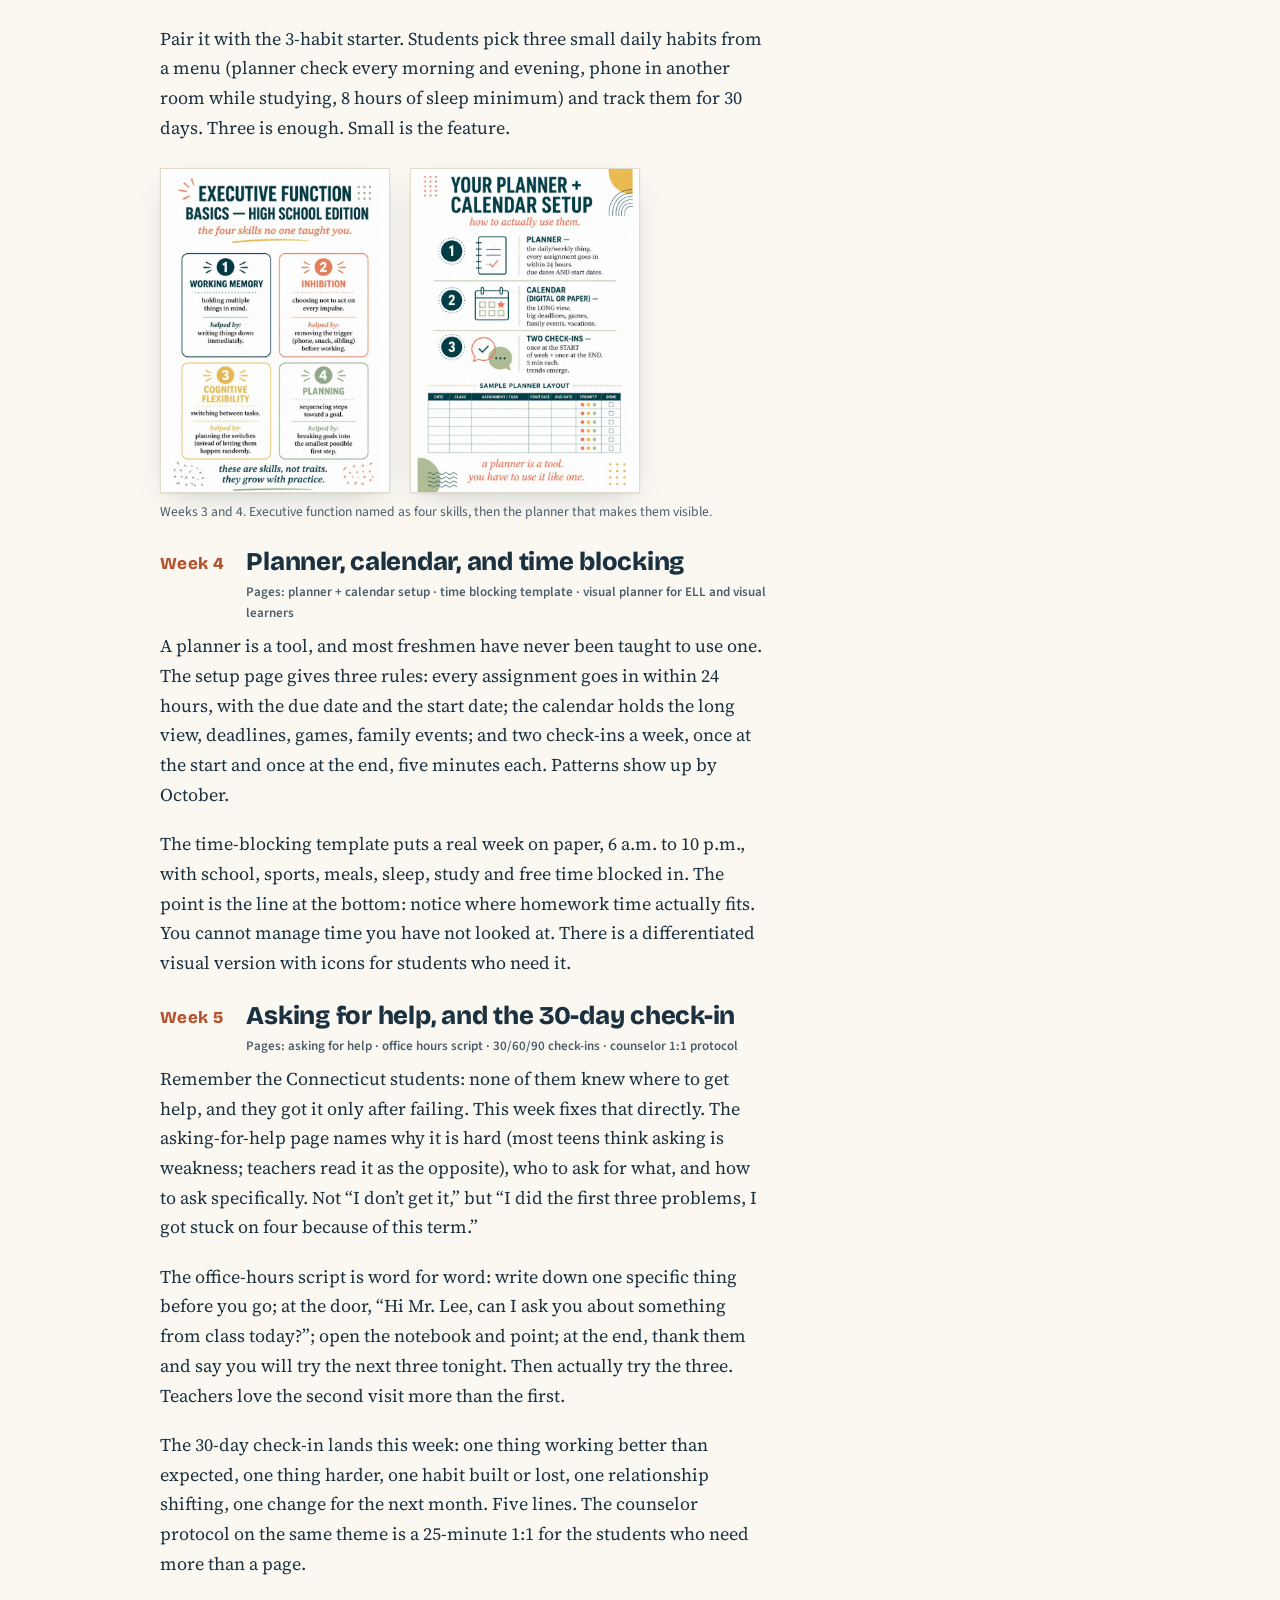
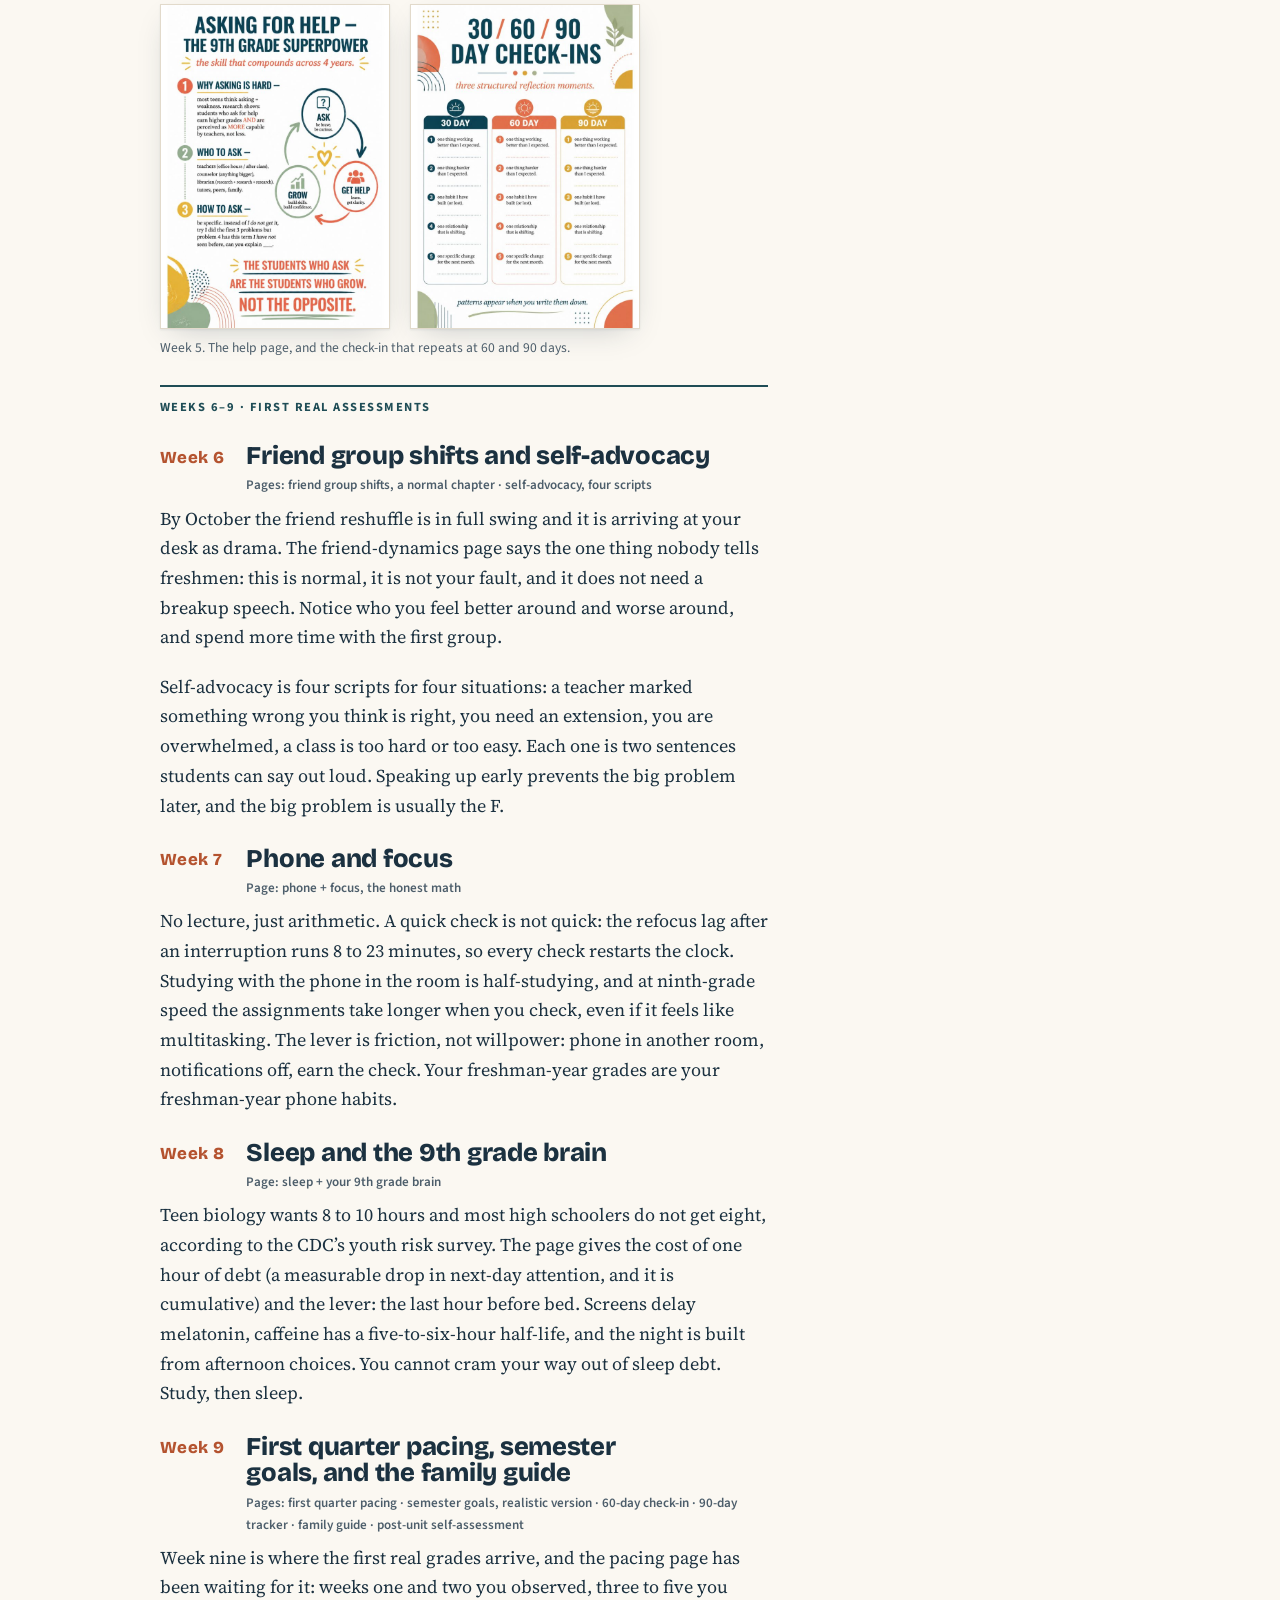
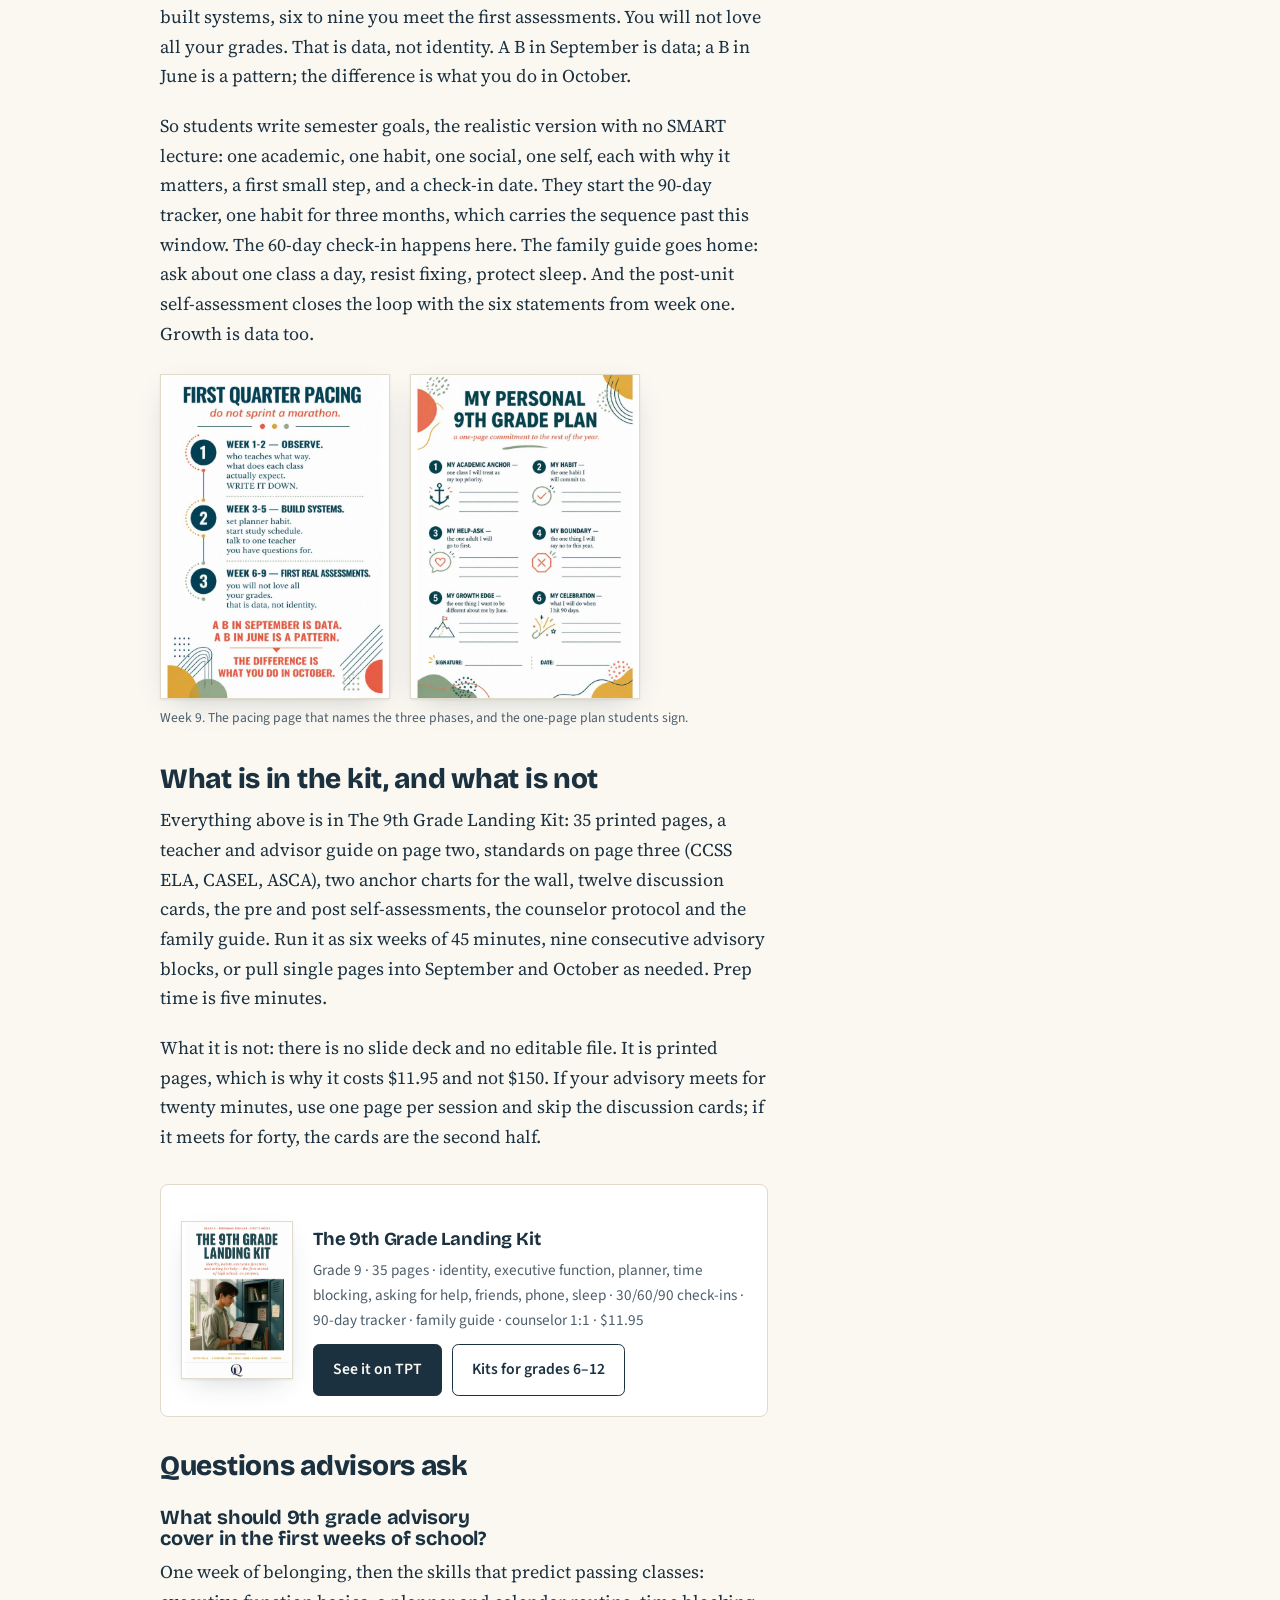
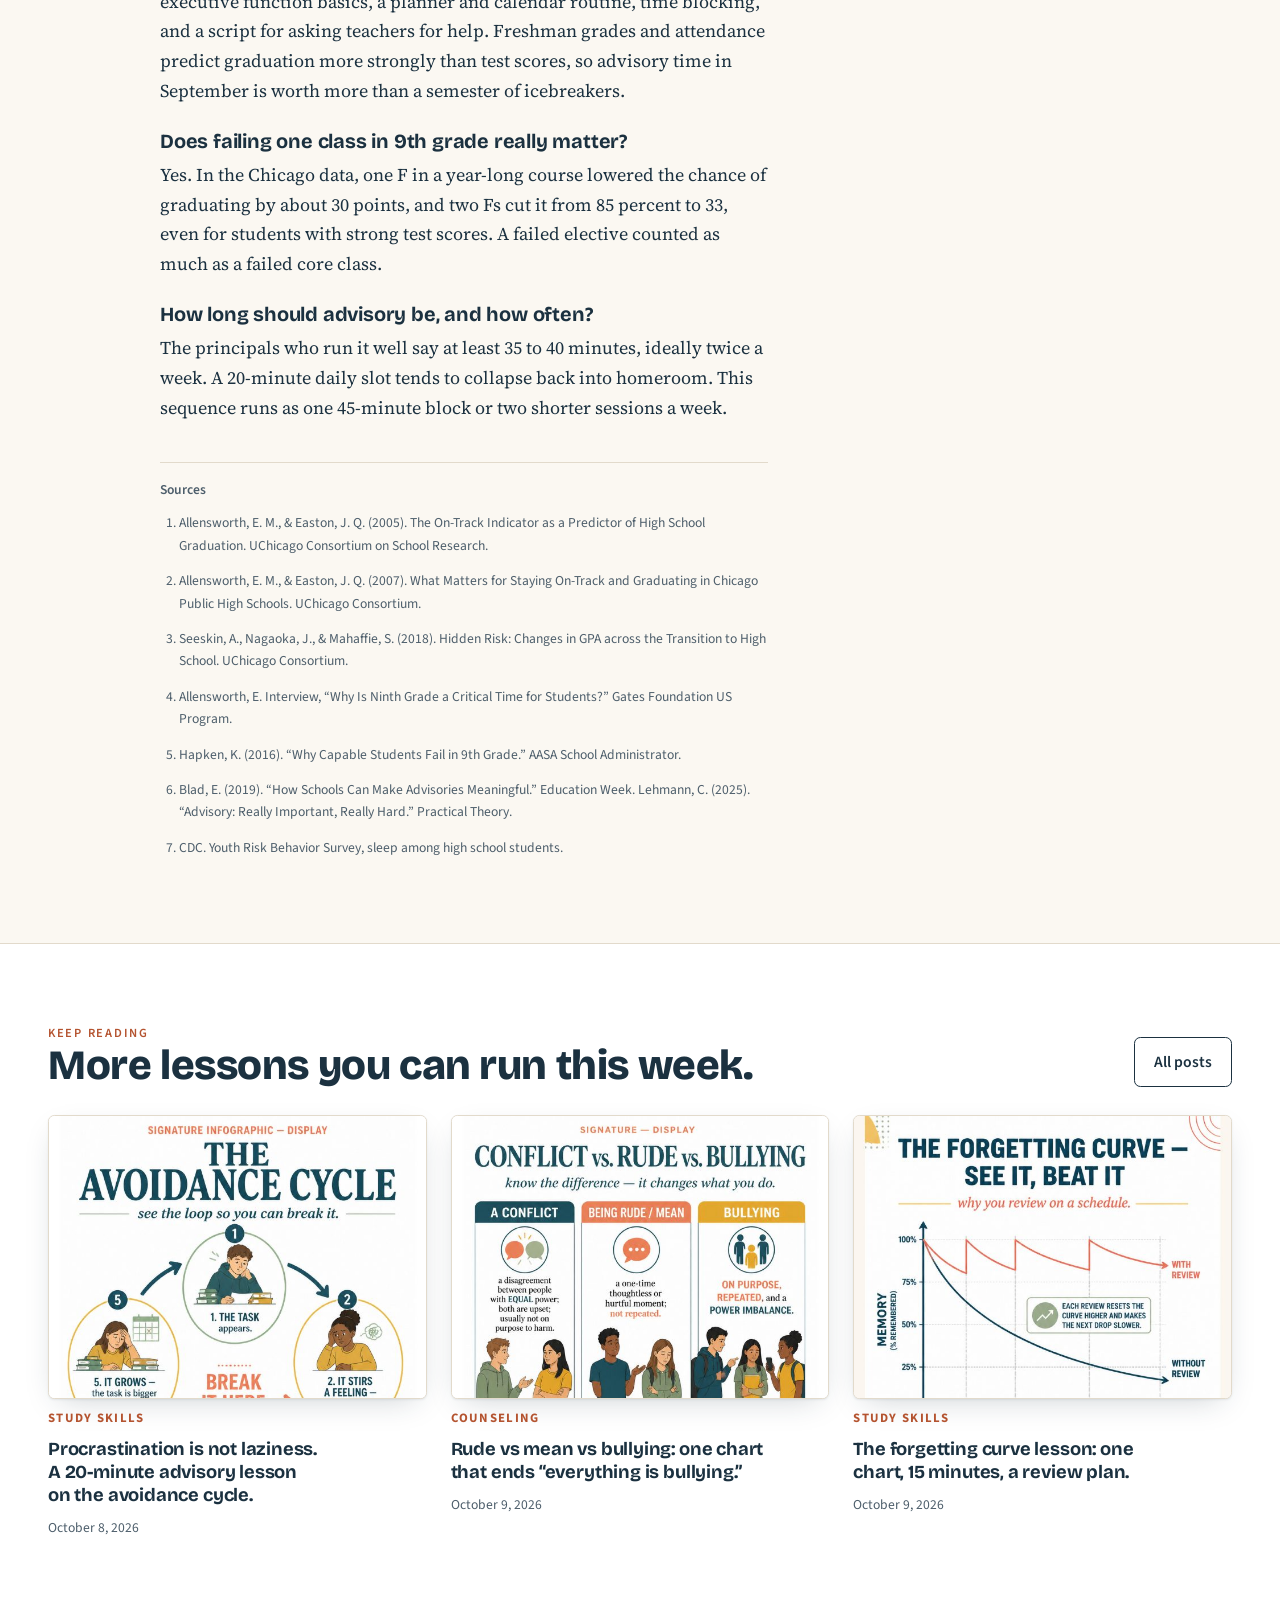
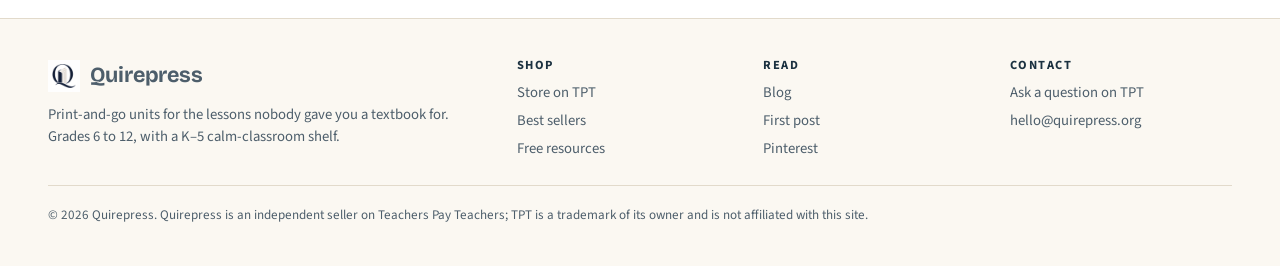
<file: 9th-grade-advisory-first-nine-weeks.html>
<!doctype html>
<html lang="en">
<head>
<meta charset="utf-8">
<meta name="viewport" content="width=device-width,initial-scale=1,viewport-fit=cover">
<title>9th Grade Advisory Lessons: The First Nine Weeks</title>
<meta name="description" content="Week-by-week 9th grade advisory lessons for the first nine weeks: identity, executive function, planners, asking for help, sleep, and 30/60/90 check-ins.">
<link rel="canonical" href="https://quirepress.org/9th-grade-advisory-first-nine-weeks.html">
<meta property="og:title" content="9th Grade Advisory Lessons: The First Nine Weeks">
<meta property="og:description" content="A freshman advisory curriculum for weeks 1 to 9, with the printable pages shown and the research on why these weeks decide the year.">
<meta property="og:image" content="https://quirepress.org/img/ninth-5.jpg">
<meta property="og:type" content="article">
<link rel="icon" href="img/q-mark.png">
<link rel="stylesheet" href="https://fonts.googleapis.com/css2?family=Bricolage+Grotesque:opsz,wght@12..96,500;12..96,700;12..96,800&family=Source+Serif+4:ital,opsz,wght@0,8..60,400;0,8..60,600;1,8..60,400&family=Source+Sans+3:wght@400;600;700&display=swap">
<link rel="stylesheet" href="style.css">
<style>
.article{display:grid;gap:2.5rem}
@media (min-width:64rem){.article{grid-template-columns:minmax(0,38rem) 18rem;gap:4rem;justify-content:center}}
.aside{display:grid;gap:1.25rem;align-content:start}
@media (min-width:64rem){.aside{position:sticky;top:calc(4.5rem + env(safe-area-inset-top,0px))}}
.toc{font-family:var(--sans);font-size:.93rem}
.toc ol{padding-left:1.2rem;margin:.5rem 0 0;display:grid;gap:.3rem}
.toc a{text-decoration:none;color:var(--ink-2)}
.toc a:hover{color:var(--ink)}
.byline{display:flex;flex-wrap:wrap;gap:.4rem 1rem;font-size:.9rem;color:var(--ink-2);margin-top:1rem}
.week{display:grid;grid-template-columns:4.6rem 1fr;gap:.8rem;align-items:start;margin:1.6rem 0 .4rem}
.week b{font-family:var(--display);font-weight:800;font-size:1.05rem;line-height:1.1;color:var(--coral-ink);letter-spacing:.02em;padding-top:.35rem;white-space:nowrap}
.week h2{margin:0;font-size:1.6rem}
.week small{display:block;font-family:var(--sans);font-size:.82rem;color:var(--ink-2);margin-top:.35rem;font-weight:600}
.phase{font-family:var(--sans);font-size:.78rem;font-weight:700;letter-spacing:.12em;text-transform:uppercase;color:var(--teal);border-top:2px solid var(--teal);padding-top:.6rem;margin-top:2.6rem}
.credit{font-family:var(--sans);font-size:.85rem;color:var(--ink-2);border-top:1px solid var(--rule);padding-top:1rem;margin-top:2.5rem}
.credit ol{padding-left:1.2rem;margin:.4rem 0 0;display:grid;gap:.3rem}
.stat{font-family:var(--sans);display:grid;grid-template-columns:repeat(3,1fr);gap:.6rem;margin:1.2rem 0}
.stat div{background:var(--card);border:1px solid var(--rule);border-radius:.4rem;padding:.8rem;text-align:center}
.stat b{display:block;font-family:var(--display);font-size:1.7rem;font-variant-numeric:tabular-nums;line-height:1;color:var(--teal)}
.stat span{display:block;font-size:.8rem;color:var(--ink-2);margin-top:.3rem}
@media (max-width:30rem){.stat{grid-template-columns:1fr}}
</style>
<script type="application/ld+json">
{"@context":"https://schema.org","@graph":[
{"@type":"Article","headline":"9th Grade Advisory Lessons: The First Nine Weeks, Week by Week","datePublished":"2026-10-09","dateModified":"2026-10-09","author":{"@type":"Organization","name":"Quirepress","url":"https://quirepress.org/"},"publisher":{"@type":"Organization","name":"Quirepress","url":"https://quirepress.org/"},"image":"https://quirepress.org/img/ninth-5.jpg","mainEntityOfPage":"https://quirepress.org/9th-grade-advisory-first-nine-weeks.html","description":"Week-by-week 9th grade advisory lessons for the first nine weeks: identity, executive function, planners, asking for help, sleep, and 30/60/90 check-ins."},
{"@type":"FAQPage","mainEntity":[
{"@type":"Question","name":"What should 9th grade advisory cover in the first weeks of school?","acceptedAnswer":{"@type":"Answer","text":"One week of belonging, then the skills that predict passing classes: executive function basics, a planner and calendar routine, time blocking, and a script for asking teachers for help. Freshman grades and attendance predict graduation more strongly than test scores, so advisory time in September is worth more than a semester of icebreakers."}},
{"@type":"Question","name":"Does failing one class in 9th grade really matter?","acceptedAnswer":{"@type":"Answer","text":"Yes. In Chicago data, one F in a year-long 9th grade course lowered the chance of graduating by about 30 percentage points, and two Fs cut it from 85 percent to 33 percent, even for students with strong test scores. A failed non-core class counted as much as a core one."}},
{"@type":"Question","name":"How long should advisory be for freshmen, and how often?","acceptedAnswer":{"@type":"Answer","text":"Practitioners who run it well recommend at least 35 to 40 minutes, ideally twice a week; a 20-minute daily slot tends to collapse into homeroom. The lessons in this sequence run as one 45-minute block or two shorter sessions per week."}}]}]}
</script>
</head>
<body>
<header class="nav">
  <div class="wrap">
    <a class="brand" href="index.html"><img src="img/q-mark.png" alt="">Quirepress</a>
    <nav class="nav-links" aria-label="Main">
      <a href="index.html#study">Study skills</a>
      <a href="index.html#sel">SEL &amp; counseling</a>
      <a href="index.html#season">This month</a>
      <a href="index.html#free">Free</a>
      <a href="blog.html">Blog</a>
    </nav>
    <a class="btn" href="https://www.teacherspayteachers.com/store/quirepress">Shop on TPT</a>
  </div>
</header>

<main>
<section class="section" style="padding-top:2.5rem;padding-bottom:1.5rem">
  <div class="wrap" style="max-width:60rem">
    <p class="eyebrow"><a href="blog.html" style="text-decoration:none">Notes from the desk</a> · Advisory · Grade 9</p>
    <h1 style="margin-top:.6rem;font-size:clamp(2rem,4.8vw,3.6rem)">9th grade advisory lessons: the first nine weeks, week by week.</h1>
    <p class="lede" style="margin-top:1rem;max-width:44rem">Freshman grades predict graduation better than test scores, and most of the damage happens before Thanksgiving. This is a freshman advisory curriculum for weeks one to nine, with the pages shown and one week of icebreakers, not nine.</p>
    <p class="byline"><span>By Quirepress</span><span>·</span><time datetime="2026-10-09">October 9, 2026</time><span>·</span><span>9 min read</span><span>·</span><span>Pages from The 9th Grade Landing Kit</span></p>
  </div>
</section>

<section class="section" style="padding-top:0">
  <div class="wrap article">
    <article class="prose">
      <figure>
        <div class="page" style="max-width:26rem"><img src="img/ninth-5.jpg" alt="9th grade advisory lesson handout: What high school actually is, the honest version, with three numbered points for students"></div>
        <figcaption>Week 1’s student handout. Not what TV tells you; small daily decisions; your reputation with adults compounds.</figcaption>
      </figure>

      <h2 id="why">Why the first nine weeks decide the year</h2>
      <p>The research on ninth grade is unusually clear, and it comes mostly from one place. The UChicago Consortium has tracked Chicago freshmen for two decades, and the pattern holds: a student who finishes ninth grade with enough credits and no more than one failed semester of a core course is three and a half times more likely to graduate than one who does not. Freshmen who end the year with a B average graduate 95 percent of the time. One F in a year-long course knocks the odds of graduating down by about 30 points. Two Fs take a student from an 85 percent chance to 33.</p>
      <div class="stat">
        <div><b>3.5×</b><span>more likely to graduate when on track after 9th grade</span></div>
        <div><b>95%</b><span>graduate when freshman year ends with a B average</span></div>
        <div><b>85 → 33%</b><span>graduation odds after two Fs in 9th grade</span></div>
      </div>
      <p>The part that matters for advisory is what drives those failures. It is not harder content. The Consortium’s 2018 study found grades fall about a third of a letter in every core subject between eighth and ninth, and more than 85 percent of the drop is explained by attendance and effort, not course difficulty. Unexcused absences roughly quadruple. Students who passed middle school and then failed ninth grade described themselves, in one Connecticut study, as lazy or zoned out, and none of them knew where to go for help. Help arrived only after the F.</p>
      <p>Advisory is the one period in the schedule built to catch that. Used for nine weeks of icebreakers and announcements, it catches nothing. Used for the skills below, it is the cheapest intervention a school has.</p>

      <p class="phase">Weeks 1–2 · Observe</p>
      <div class="week"><b>Week 1</b><div><h2 id="w1">Welcome, and what high school actually is</h2><small>Pages: welcome letter · the honest handout · pre-unit self-assessment</small></div></div>
      <p>One week of belonging, and it is a real week. Read the welcome letter aloud; it is short on purpose and it promises no pep rally. Then hand out the honest version of what high school is: not constant drama, mostly small decisions that stack, and a reputation with adults that compounds either way. Close with the pre-unit self-assessment. Students rate six statements, from “I know what high school is actually like” to “I feel ready for first semester,” and keep the page. They will rate the same six in week nine.</p>
      <p>The job of week one is to write down how things work: who teaches what way, what each class actually expects. The kit calls this observing, and it is the only week where watching is the assignment.</p>

      <div class="week"><b>Week 2</b><div><h2 id="w2">The identity reset</h2><small>Pages: identity reset · letter to your June self</small></div></div>
      <p>Ninth grade reshuffles everything, and the kit treats that as the opportunity it is. The identity reset page asks five questions: what you were known for in middle school, which labels still fit, which you are letting go, what you want to be known for by June, and one small action this week that points there. Identity is built by small consistent actions, not announcements, and the page says so.</p>
      <p>Then the letter to their June self: what they hope to remember, what they are afraid of, what they are excited about, one person they hope to grow closer to, one promise. Sealed, collected, returned in June. Advisors who have done this say it is the page students talk about most, nine months later.</p>

      <p class="phase">Weeks 3–5 · Build systems</p>
      <div class="week"><b>Week 3</b><div><h2 id="w3">Executive function basics</h2><small>Pages: executive function, high school edition · 3-habit starter</small></div></div>
      <p>This is the week most advisory programs skip, and it is the one the research points at. Four skills, named plainly: working memory, inhibition, cognitive flexibility, planning. Each with what it is, what it is helped by, and an example a fourteen-year-old recognizes. Inhibition is choosing not to act on every impulse, helped by removing the trigger before working. Planning is sequencing steps toward a goal, helped by breaking it into the smallest possible first step. The page ends with the line students need: these are skills, not traits, and they grow with practice.</p>
      <p>Pair it with the 3-habit starter. Students pick three small daily habits from a menu (planner check every morning and evening, phone in another room while studying, 8 hours of sleep minimum) and track them for 30 days. Three is enough. Small is the feature.</p>
      <figure>
        <div class="gallery" style="grid-template-columns:repeat(2,1fr);max-width:30rem">
          <div class="page"><img src="img/ninth-7.jpg" alt="Executive function basics for high school: working memory, inhibition, cognitive flexibility, planning"></div>
          <div class="page"><img src="img/ninth-8.jpg" alt="Planner and calendar setup page with a sample planner layout"></div>
        </div>
        <figcaption>Weeks 3 and 4. Executive function named as four skills, then the planner that makes them visible.</figcaption>
      </figure>

      <div class="week"><b>Week 4</b><div><h2 id="w4">Planner, calendar, and time blocking</h2><small>Pages: planner + calendar setup · time blocking template · visual planner for ELL and visual learners</small></div></div>
      <p>A planner is a tool, and most freshmen have never been taught to use one. The setup page gives three rules: every assignment goes in within 24 hours, with the due date and the start date; the calendar holds the long view, deadlines, games, family events; and two check-ins a week, once at the start and once at the end, five minutes each. Patterns show up by October.</p>
      <p>The time-blocking template puts a real week on paper, 6 a.m. to 10 p.m., with school, sports, meals, sleep, study and free time blocked in. The point is the line at the bottom: notice where homework time actually fits. You cannot manage time you have not looked at. There is a differentiated visual version with icons for students who need it.</p>

      <div class="week"><b>Week 5</b><div><h2 id="w5">Asking for help, and the 30-day check-in</h2><small>Pages: asking for help · office hours script · 30/60/90 check-ins · counselor 1:1 protocol</small></div></div>
      <p>Remember the Connecticut students: none of them knew where to get help, and they got it only after failing. This week fixes that directly. The asking-for-help page names why it is hard (most teens think asking is weakness; teachers read it as the opposite), who to ask for what, and how to ask specifically. Not “I don’t get it,” but “I did the first three problems, I got stuck on four because of this term.”</p>
      <p>The office-hours script is word for word: write down one specific thing before you go; at the door, “Hi Mr. Lee, can I ask you about something from class today?”; open the notebook and point; at the end, thank them and say you will try the next three tonight. Then actually try the three. Teachers love the second visit more than the first.</p>
      <p>The 30-day check-in lands this week: one thing working better than expected, one thing harder, one habit built or lost, one relationship shifting, one change for the next month. Five lines. The counselor protocol on the same theme is a 25-minute 1:1 for the students who need more than a page.</p>
      <figure>
        <div class="gallery" style="grid-template-columns:repeat(2,1fr);max-width:30rem">
          <div class="page"><img loading="lazy" decoding="async" src="img/ninth-10.jpg" alt="Asking for help, the 9th grade superpower: why asking is hard, who to ask, how to ask"></div>
          <div class="page"><img loading="lazy" decoding="async" src="img/ninth-19.jpg" alt="30, 60 and 90 day check-in page with five reflection prompts per column"></div>
        </div>
        <figcaption>Week 5. The help page, and the check-in that repeats at 60 and 90 days.</figcaption>
      </figure>

      <p class="phase">Weeks 6–9 · First real assessments</p>
      <div class="week"><b>Week 6</b><div><h2 id="w6">Friend group shifts and self-advocacy</h2><small>Pages: friend group shifts, a normal chapter · self-advocacy, four scripts</small></div></div>
      <p>By October the friend reshuffle is in full swing and it is arriving at your desk as drama. The friend-dynamics page says the one thing nobody tells freshmen: this is normal, it is not your fault, and it does not need a breakup speech. Notice who you feel better around and worse around, and spend more time with the first group.</p>
      <p>Self-advocacy is four scripts for four situations: a teacher marked something wrong you think is right, you need an extension, you are overwhelmed, a class is too hard or too easy. Each one is two sentences students can say out loud. Speaking up early prevents the big problem later, and the big problem is usually the F.</p>

      <div class="week"><b>Week 7</b><div><h2 id="w7">Phone and focus</h2><small>Page: phone + focus, the honest math</small></div></div>
      <p>No lecture, just arithmetic. A quick check is not quick: the refocus lag after an interruption runs 8 to 23 minutes, so every check restarts the clock. Studying with the phone in the room is half-studying, and at ninth-grade speed the assignments take longer when you check, even if it feels like multitasking. The lever is friction, not willpower: phone in another room, notifications off, earn the check. Your freshman-year grades are your freshman-year phone habits.</p>

      <div class="week"><b>Week 8</b><div><h2 id="w8">Sleep and the 9th grade brain</h2><small>Page: sleep + your 9th grade brain</small></div></div>
      <p>Teen biology wants 8 to 10 hours and most high schoolers do not get eight, according to the CDC’s youth risk survey. The page gives the cost of one hour of debt (a measurable drop in next-day attention, and it is cumulative) and the lever: the last hour before bed. Screens delay melatonin, caffeine has a five-to-six-hour half-life, and the night is built from afternoon choices. You cannot cram your way out of sleep debt. Study, then sleep.</p>

      <div class="week"><b>Week 9</b><div><h2 id="w9">First quarter pacing, semester goals, and the family guide</h2><small>Pages: first quarter pacing · semester goals, realistic version · 60-day check-in · 90-day tracker · family guide · post-unit self-assessment</small></div></div>
      <p>Week nine is where the first real grades arrive, and the pacing page has been waiting for it: weeks one and two you observed, three to five you built systems, six to nine you meet the first assessments. You will not love all your grades. That is data, not identity. A B in September is data; a B in June is a pattern; the difference is what you do in October.</p>
      <p>So students write semester goals, the realistic version with no SMART lecture: one academic, one habit, one social, one self, each with why it matters, a first small step, and a check-in date. They start the 90-day tracker, one habit for three months, which carries the sequence past this window. The 60-day check-in happens here. The family guide goes home: ask about one class a day, resist fixing, protect sleep. And the post-unit self-assessment closes the loop with the six statements from week one. Growth is data too.</p>
      <figure>
        <div class="gallery" style="grid-template-columns:repeat(2,1fr);max-width:30rem">
          <div class="page"><img loading="lazy" decoding="async" src="img/ninth-14.jpg" alt="First quarter pacing: weeks 1 to 2 observe, weeks 3 to 5 build systems, weeks 6 to 9 first real assessments"></div>
          <div class="page"><img loading="lazy" decoding="async" src="img/ninth-28.jpg" alt="My personal 9th grade plan: a one-page commitment with six prompts and a signature line"></div>
        </div>
        <figcaption>Week 9. The pacing page that names the three phases, and the one-page plan students sign.</figcaption>
      </figure>

      <h2 id="kit">What is in the kit, and what is not</h2>
      <p>Everything above is in The 9th Grade Landing Kit: 35 printed pages, a teacher and advisor guide on page two, standards on page three (CCSS ELA, CASEL, ASCA), two anchor charts for the wall, twelve discussion cards, the pre and post self-assessments, the counselor protocol and the family guide. Run it as six weeks of 45 minutes, nine consecutive advisory blocks, or pull single pages into September and October as needed. Prep time is five minutes.</p>
      <p>What it is not: there is no slide deck and no editable file. It is printed pages, which is why it costs $11.95 and not $150. If your advisory meets for twenty minutes, use one page per session and skip the discussion cards; if it meets for forty, the cards are the second half.</p>

      <div class="product-inline">
        <div class="page"><img loading="lazy" decoding="async" src="img/ninth-1.jpg" alt="Cover: The 9th Grade Landing Kit, freshman seminar, first 9 weeks"></div>
        <div>
          <h3>The 9th Grade Landing Kit</h3>
          <p>Grade 9 · 35 pages · identity, executive function, planner, time blocking, asking for help, friends, phone, sleep · 30/60/90 check-ins · 90-day tracker · family guide · counselor 1:1 · $11.95</p>
          <div style="display:flex;flex-wrap:wrap;gap:.6rem"><a class="btn" href="https://www.teacherspayteachers.com/Product/9th-Grade-Landing-Kit-Freshman-Seminar-Identity-Habits-EF-First-9-Weeks-16453225">See it on TPT</a><a class="btn btn-ghost" href="https://www.teacherspayteachers.com/store/quirepress/category-back-to-school-amp-landing-kits-1635821">Kits for grades 6–12</a></div>
        </div>
      </div>

      <h2 id="faq">Questions advisors ask</h2>
      <h3>What should 9th grade advisory cover in the first weeks of school?</h3>
      <p>One week of belonging, then the skills that predict passing classes: executive function basics, a planner and calendar routine, time blocking, and a script for asking teachers for help. Freshman grades and attendance predict graduation more strongly than test scores, so advisory time in September is worth more than a semester of icebreakers.</p>
      <h3>Does failing one class in 9th grade really matter?</h3>
      <p>Yes. In the Chicago data, one F in a year-long course lowered the chance of graduating by about 30 points, and two Fs cut it from 85 percent to 33, even for students with strong test scores. A failed elective counted as much as a failed core class.</p>
      <h3>How long should advisory be, and how often?</h3>
      <p>The principals who run it well say at least 35 to 40 minutes, ideally twice a week. A 20-minute daily slot tends to collapse back into homeroom. This sequence runs as one 45-minute block or two shorter sessions a week.</p>

      <div class="credit">
        <strong>Sources</strong>
        <ol>
          <li>Allensworth, E. M., &amp; Easton, J. Q. (2005). The On-Track Indicator as a Predictor of High School Graduation. UChicago Consortium on School Research.</li>
          <li>Allensworth, E. M., &amp; Easton, J. Q. (2007). What Matters for Staying On-Track and Graduating in Chicago Public High Schools. UChicago Consortium.</li>
          <li>Seeskin, A., Nagaoka, J., &amp; Mahaffie, S. (2018). Hidden Risk: Changes in GPA across the Transition to High School. UChicago Consortium.</li>
          <li>Allensworth, E. Interview, “Why Is Ninth Grade a Critical Time for Students?” Gates Foundation US Program.</li>
          <li>Hapken, K. (2016). “Why Capable Students Fail in 9th Grade.” AASA School Administrator.</li>
          <li>Blad, E. (2019). “How Schools Can Make Advisories Meaningful.” Education Week. Lehmann, C. (2025). “Advisory: Really Important, Really Hard.” Practical Theory.</li>
          <li>CDC. Youth Risk Behavior Survey, sleep among high school students.</li>
        </ol>
      </div>
    </article>

    <aside class="aside">
      <div class="toc card">
        <p class="eyebrow">In this post</p>
        <ol>
          <li><a href="#why">Why these nine weeks decide the year</a></li>
          <li><a href="#w1">Week 1: welcome, honest version</a></li>
          <li><a href="#w2">Week 2: identity reset</a></li>
          <li><a href="#w3">Week 3: executive function</a></li>
          <li><a href="#w4">Week 4: planner and time blocking</a></li>
          <li><a href="#w5">Week 5: asking for help</a></li>
          <li><a href="#w6">Week 6: friends and self-advocacy</a></li>
          <li><a href="#w7">Week 7: phone and focus</a></li>
          <li><a href="#w8">Week 8: sleep</a></li>
          <li><a href="#w9">Week 9: first grades, goals, family</a></li>
          <li><a href="#kit">What is in the kit</a></li>
        </ol>
      </div>
      <div class="card">
        <p class="eyebrow">Taught in this post</p>
        <h3 style="margin-top:.4rem">The 9th Grade Landing Kit</h3>
        <p>Grade 9, 35 pages. Our most-used unit every August and September. $11.95.</p>
        <a class="more" href="https://www.teacherspayteachers.com/Product/9th-Grade-Landing-Kit-Freshman-Seminar-Identity-Habits-EF-First-9-Weeks-16453225">See it on TPT →</a>
      </div>
      <div class="card">
        <p class="eyebrow">Same spine, other grades</p>
        <p>Landing kits for 6th through 11th and a Senior Year kit, built on the same executive-function sequence.</p>
        <a class="more" href="https://www.teacherspayteachers.com/store/quirepress/category-back-to-school-amp-landing-kits-1635821">All landing kits →</a>
      </div>
    </aside>
  </div>
</section>

<section class="section" style="background:var(--card);border-top:1px solid var(--rule)">
  <div class="wrap">
    <div class="section-head"><div><p class="eyebrow">Keep reading</p><h2>More lessons you can run this week.</h2></div><a class="btn btn-ghost" href="blog.html">All posts</a></div>
    <div class="posts">
      <a class="post" href="procrastination-lesson-avoidance-cycle.html"><div class="thumb"><img loading="lazy" decoding="async" src="img/avoid-6.jpg" alt="The avoidance cycle infographic"></div><span class="kicker">Study skills</span><h3>Procrastination is not laziness. A 20-minute advisory lesson on the avoidance cycle.</h3><time datetime="2026-10-08">October 8, 2026</time></a>
      <a class="post" href="rude-vs-mean-vs-bullying-chart-lesson.html"><div class="thumb"><img loading="lazy" decoding="async" src="img/bully-7.jpg" alt="Conflict versus rude versus bullying chart"></div><span class="kicker">Counseling</span><h3>Rude vs mean vs bullying: one chart that ends “everything is bullying.”</h3><time datetime="2026-10-09">October 9, 2026</time></a>
      <a class="post" href="forgetting-curve-lesson-spaced-review.html"><div class="thumb"><img loading="lazy" decoding="async" src="img/study-5.jpg" alt="The forgetting curve"></div><span class="kicker">Study skills</span><h3>The forgetting curve lesson: one chart, 15 minutes, a review plan.</h3><time datetime="2026-10-09">October 9, 2026</time></a>
    </div>
  </div>
</section>
</main>

<footer>
  <div class="wrap">
    <div>
      <a class="brand" href="index.html"><img loading="lazy" decoding="async" src="img/q-mark.png" alt="">Quirepress</a>
      <p style="margin-top:.7rem;max-width:30rem">Print-and-go units for the lessons nobody gave you a textbook for. Grades 6 to 12, with a K–5 calm-classroom shelf.</p>
    </div>
    <div><h4>Shop</h4><ul><li><a href="https://www.teacherspayteachers.com/store/quirepress">Store on TPT</a></li><li><a href="index.html#study">Best sellers</a></li><li><a href="index.html#free">Free resources</a></li></ul></div>
    <div><h4>Read</h4><ul><li><a href="blog.html">Blog</a></li><li><a href="procrastination-lesson-avoidance-cycle.html">First post</a></li><li><a href="https://www.pinterest.com/quirepress/">Pinterest</a></li></ul></div>
    <div><h4>Contact</h4><ul><li><a href="https://www.teacherspayteachers.com/store/quirepress">Ask a question on TPT</a></li><li><span>hello@quirepress.org</span></li></ul></div>
    <p class="legal">© 2026 Quirepress. Quirepress is an independent seller on Teachers Pay Teachers; TPT is a trademark of its owner and is not affiliated with this site.</p>
  </div>
</footer>
</body>
</html>
</file>
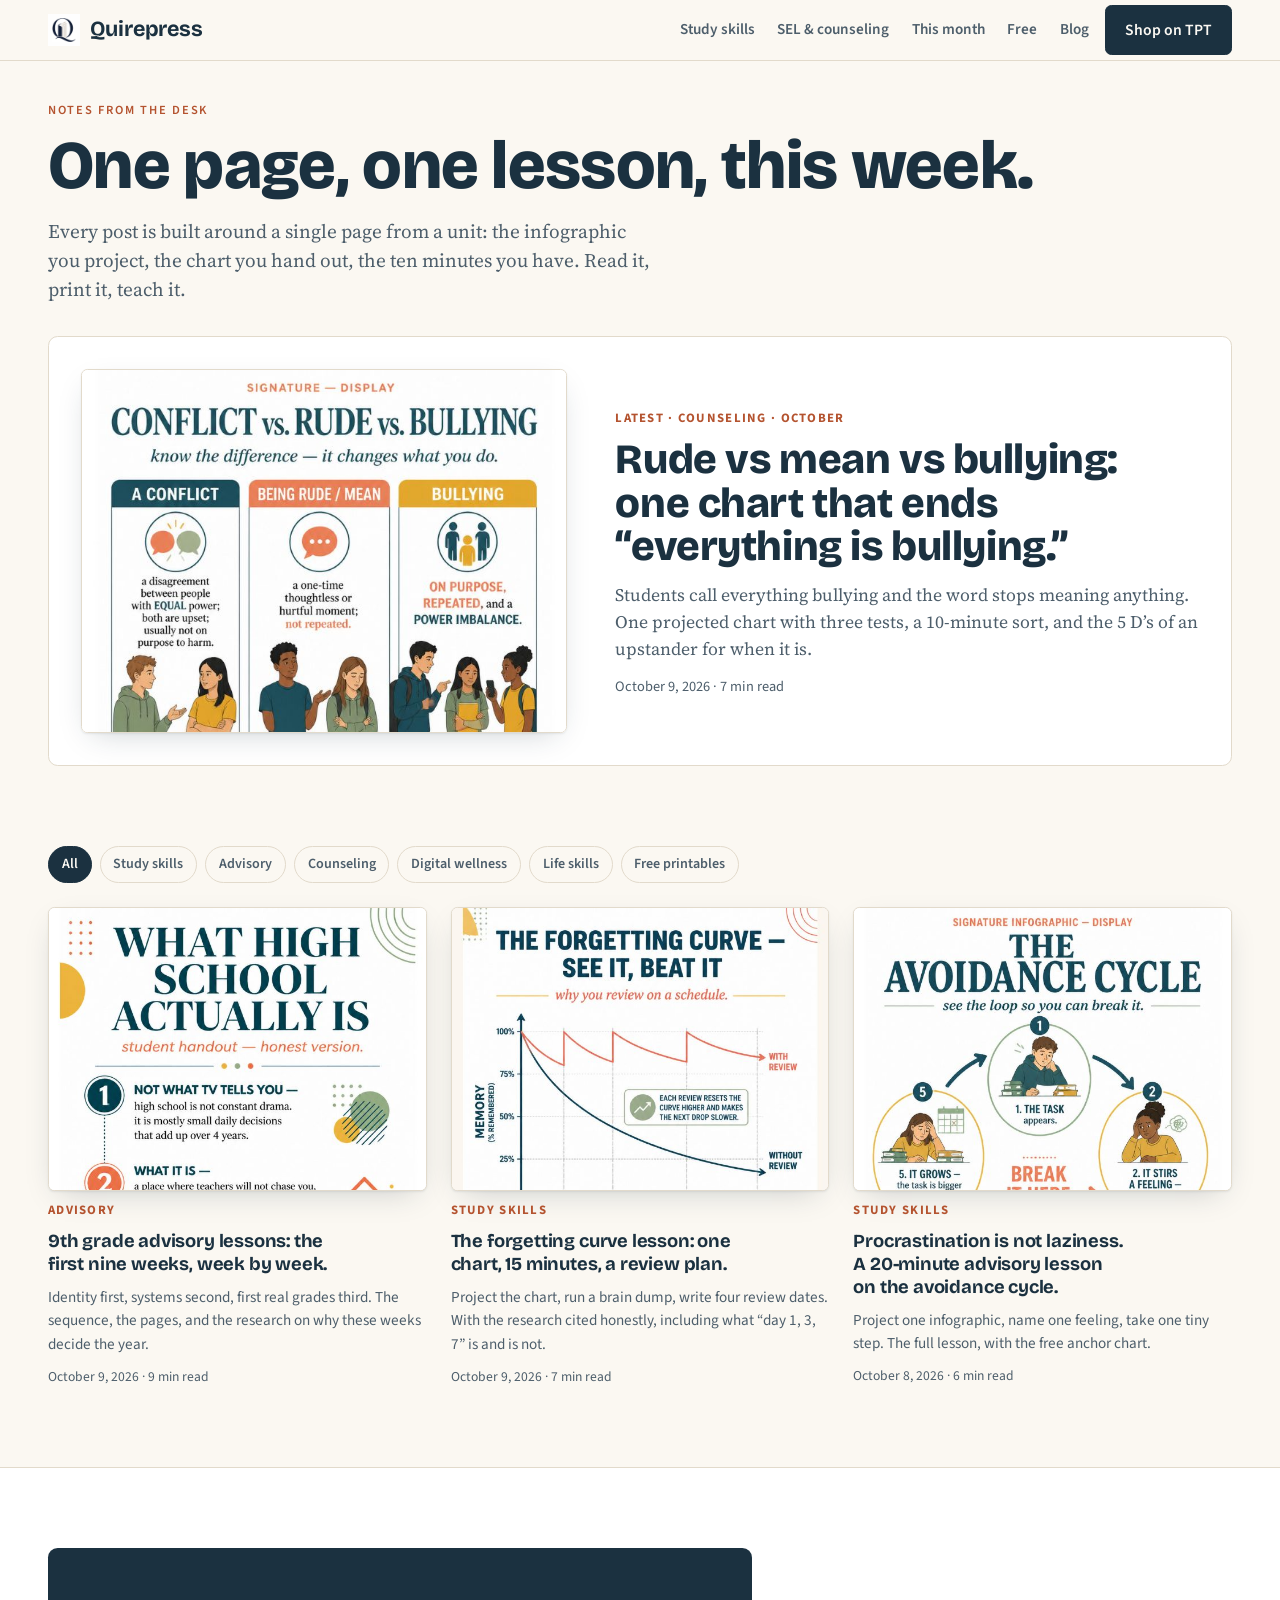
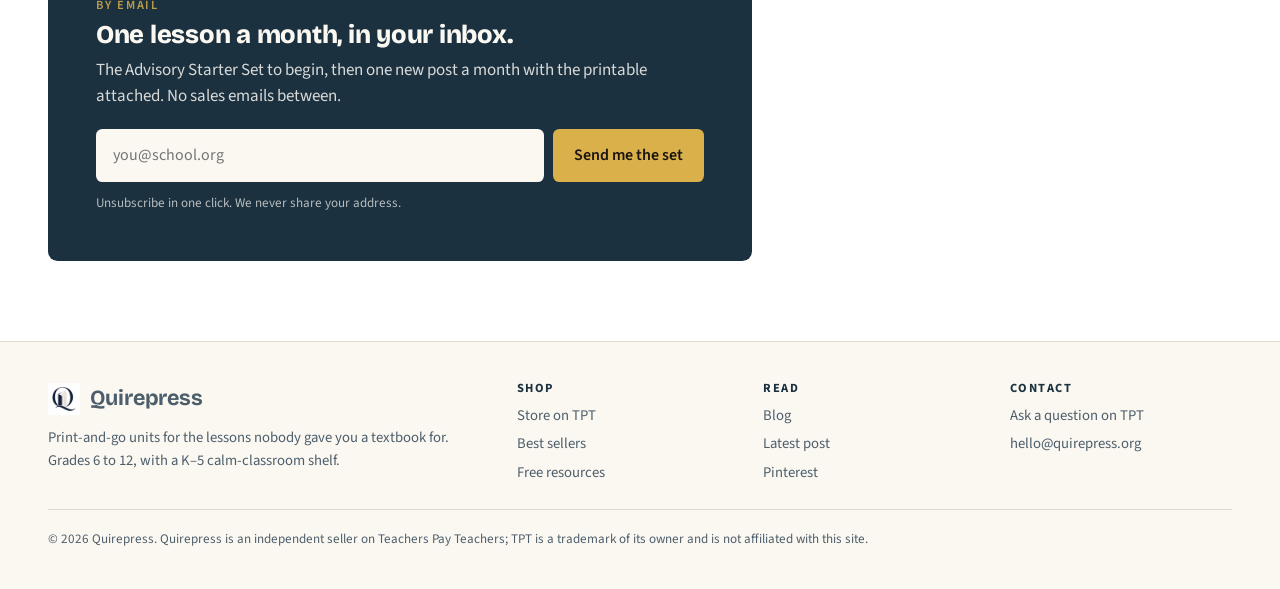
<file: blog.html>
<!doctype html>
<html lang="en">
<head>
<meta charset="utf-8">
<meta name="viewport" content="width=device-width,initial-scale=1,viewport-fit=cover">
<title>Advisory, SEL and Study Skills Lessons · Quirepress</title>
<meta name="description" content="Short lessons teachers can run this week, each built around one page from a Quirepress unit. Study skills, SEL, counseling and digital wellness for grades 6 to 12.">
<link rel="canonical" href="https://quirepress.org/blog.html">
<meta property="og:title" content="Advisory, SEL and Study Skills Lessons · Quirepress">
<meta property="og:image" content="https://quirepress.org/img/avoid-6.jpg">
<meta property="og:type" content="website">
<link rel="icon" href="img/q-mark.png">
<link rel="stylesheet" href="https://fonts.googleapis.com/css2?family=Bricolage+Grotesque:opsz,wght@12..96,500;12..96,700;12..96,800&family=Source+Serif+4:ital,opsz,wght@0,8..60,400;0,8..60,600;1,8..60,400&family=Source+Sans+3:wght@400;600;700&display=swap">
<link rel="stylesheet" href="style.css">
<style>
.featured{display:grid;gap:1.5rem;align-items:center;background:var(--card);border:1px solid var(--rule);border-radius:.6rem;padding:1.25rem;text-decoration:none;color:inherit}
@media (min-width:64rem){.featured{grid-template-columns:1fr 1.2fr;gap:3rem;padding:2rem}}
.featured .thumb{aspect-ratio:4/3;overflow:hidden;border-radius:.4rem;border:1px solid var(--rule);box-shadow:var(--shadow)}
.featured .thumb img{width:100%;height:100%;object-fit:cover;object-position:top}
.featured h2{margin-top:.5rem}
.featured p{color:var(--ink-2);margin-top:.8rem;font-family:var(--serif);font-size:1.1rem}
.filters{display:flex;flex-wrap:wrap;gap:.5rem;margin-bottom:1.5rem}
.filters a{font-size:.88rem;font-weight:600;padding:.4rem .8rem;border:1px solid var(--rule);border-radius:2rem;text-decoration:none;color:var(--ink-2)}
.filters a.on,.filters a:hover{background:var(--ink);color:var(--paper);border-color:var(--ink)}
</style>
</head>
<body>
<header class="nav">
  <div class="wrap">
    <a class="brand" href="index.html"><img src="img/q-mark.png" alt="">Quirepress</a>
    <nav class="nav-links" aria-label="Main">
      <a href="index.html#study">Study skills</a>
      <a href="index.html#sel">SEL &amp; counseling</a>
      <a href="index.html#season">This month</a>
      <a href="index.html#free">Free</a>
      <a href="blog.html">Blog</a>
    </nav>
    <a class="btn" href="https://www.teacherspayteachers.com/store/quirepress">Shop on TPT</a>
  </div>
</header>

<main>
<section class="section" style="padding-top:2.5rem;padding-bottom:2rem">
  <div class="wrap">
    <p class="eyebrow">Notes from the desk</p>
    <h1 style="margin-top:.6rem">One page, one lesson, this week.</h1>
    <p class="lede" style="margin-top:1rem">Every post is built around a single page from a unit: the infographic you project, the chart you hand out, the ten minutes you have. Read it, print it, teach it.</p>
  </div>
</section>

<section class="section" style="padding-top:0">
  <div class="wrap">
    <a class="featured" href="rude-vs-mean-vs-bullying-chart-lesson.html">
      <div class="thumb"><img src="img/bully-7.jpg" alt="Conflict versus rude versus bullying chart"></div>
      <div>
        <span class="kicker" style="font-size:.8rem;font-weight:700;letter-spacing:.1em;text-transform:uppercase;color:var(--coral-ink)">Latest · Counseling · October</span>
        <h2>Rude vs mean vs bullying: one chart that ends “everything is bullying.”</h2>
        <p>Students call everything bullying and the word stops meaning anything. One projected chart with three tests, a 10-minute sort, and the 5 D’s of an upstander for when it is.</p>
        <time datetime="2026-10-09" style="display:block;margin-top:.8rem;font-size:.9rem;color:var(--ink-2)">October 9, 2026 · 7 min read</time>
      </div>
    </a>
  </div>
</section>

<section class="section" style="padding-top:0">
  <div class="wrap">
    <div class="filters" aria-label="Filter by topic">
      <a class="on" href="#">All</a><a href="#">Study skills</a><a href="#">Advisory</a><a href="#">Counseling</a><a href="#">Digital wellness</a><a href="#">Life skills</a><a href="#">Free printables</a>
    </div>
    <div class="posts">
      <a class="post" href="9th-grade-advisory-first-nine-weeks.html"><div class="thumb"><img src="img/ninth-5.jpg" alt="What high school actually is, student handout"></div><span class="kicker">Advisory</span><h3>9th grade advisory lessons: the first nine weeks, week by week.</h3><p>Identity first, systems second, first real grades third. The sequence, the pages, and the research on why these weeks decide the year.</p><time datetime="2026-10-09">October 9, 2026 · 9 min read</time></a>
      <a class="post" href="forgetting-curve-lesson-spaced-review.html"><div class="thumb"><img src="img/study-5.jpg" alt="The forgetting curve"></div><span class="kicker">Study skills</span><h3>The forgetting curve lesson: one chart, 15 minutes, a review plan.</h3><p>Project the chart, run a brain dump, write four review dates. With the research cited honestly, including what “day 1, 3, 7” is and is not.</p><time datetime="2026-10-09">October 9, 2026 · 7 min read</time></a>
      <a class="post" href="procrastination-lesson-avoidance-cycle.html"><div class="thumb"><img loading="lazy" decoding="async" src="img/avoid-6.jpg" alt="The avoidance cycle infographic"></div><span class="kicker">Study skills</span><h3>Procrastination is not laziness. A 20-minute advisory lesson on the avoidance cycle.</h3><p>Project one infographic, name one feeling, take one tiny step. The full lesson, with the free anchor chart.</p><time datetime="2026-10-08">October 8, 2026 · 6 min read</time></a>
    </div>
  </div>
</section>

<section class="section" style="background:var(--card);border-top:1px solid var(--rule)">
  <div class="wrap">
    <div class="optin" style="max-width:44rem">
      <p class="eyebrow">By email</p>
      <h2 style="font-size:1.6rem;margin-top:.4rem">One lesson a month, in your inbox.</h2>
      <p style="margin-top:.5rem">The Advisory Starter Set to begin, then one new post a month with the printable attached. No sales emails between.</p>
      <form id="optin-form" action="https://assets.mailerlite.com/jsonp/2695731/forms/200760016947381572/subscribe" method="post" target="_blank">
        <label for="optin-email" style="position:absolute;left:-9999px">Email</label>
        <input id="optin-email" type="email" name="fields[email]" required placeholder="you@school.org" autocomplete="email">
          <input type="hidden" name="ml-submit" value="1"><input type="hidden" name="anticsrf" value="true">
        <button type="submit">Send me the set</button>
      </form>
      <p class="done" id="optin-done" hidden>Thanks. Check your inbox for the starter set.</p>
      <small>Unsubscribe in one click. We never share your address.</small>
    </div>
  </div>
</section>
</main>

<footer>
  <div class="wrap">
    <div>
      <a class="brand" href="index.html"><img loading="lazy" decoding="async" src="img/q-mark.png" alt="">Quirepress</a>
      <p style="margin-top:.7rem;max-width:30rem">Print-and-go units for the lessons nobody gave you a textbook for. Grades 6 to 12, with a K–5 calm-classroom shelf.</p>
    </div>
    <div><h4>Shop</h4><ul><li><a href="https://www.teacherspayteachers.com/store/quirepress">Store on TPT</a></li><li><a href="index.html#study">Best sellers</a></li><li><a href="index.html#free">Free resources</a></li></ul></div>
    <div><h4>Read</h4><ul><li><a href="blog.html">Blog</a></li><li><a href="procrastination-lesson-avoidance-cycle.html">Latest post</a></li><li><a href="https://www.pinterest.com/quirepress/">Pinterest</a></li></ul></div>
    <div><h4>Contact</h4><ul><li><a href="https://www.teacherspayteachers.com/store/quirepress">Ask a question on TPT</a></li><li><span>hello@quirepress.org</span></li></ul></div>
    <p class="legal">© 2026 Quirepress. Quirepress is an independent seller on Teachers Pay Teachers; TPT is a trademark of its owner and is not affiliated with this site.</p>
  </div>
</footer>
<script>
(function(){
  var f=document.getElementById('optin-form'),d=document.getElementById('optin-done');
  if(!f)return;
  f.addEventListener('submit',function(e){
    e.preventDefault();
    var b=f.querySelector('button');b.disabled=true;b.textContent='Sending…';
    fetch(f.action,{method:'POST',body:new FormData(f)}).then(function(r){return r.json();}).then(function(j){
      if(j&&j.success){f.hidden=true;d.hidden=false;}else{f.submit();}
    }).catch(function(){f.submit();});
  });
})();
</script>
</body>
</html>
</file>
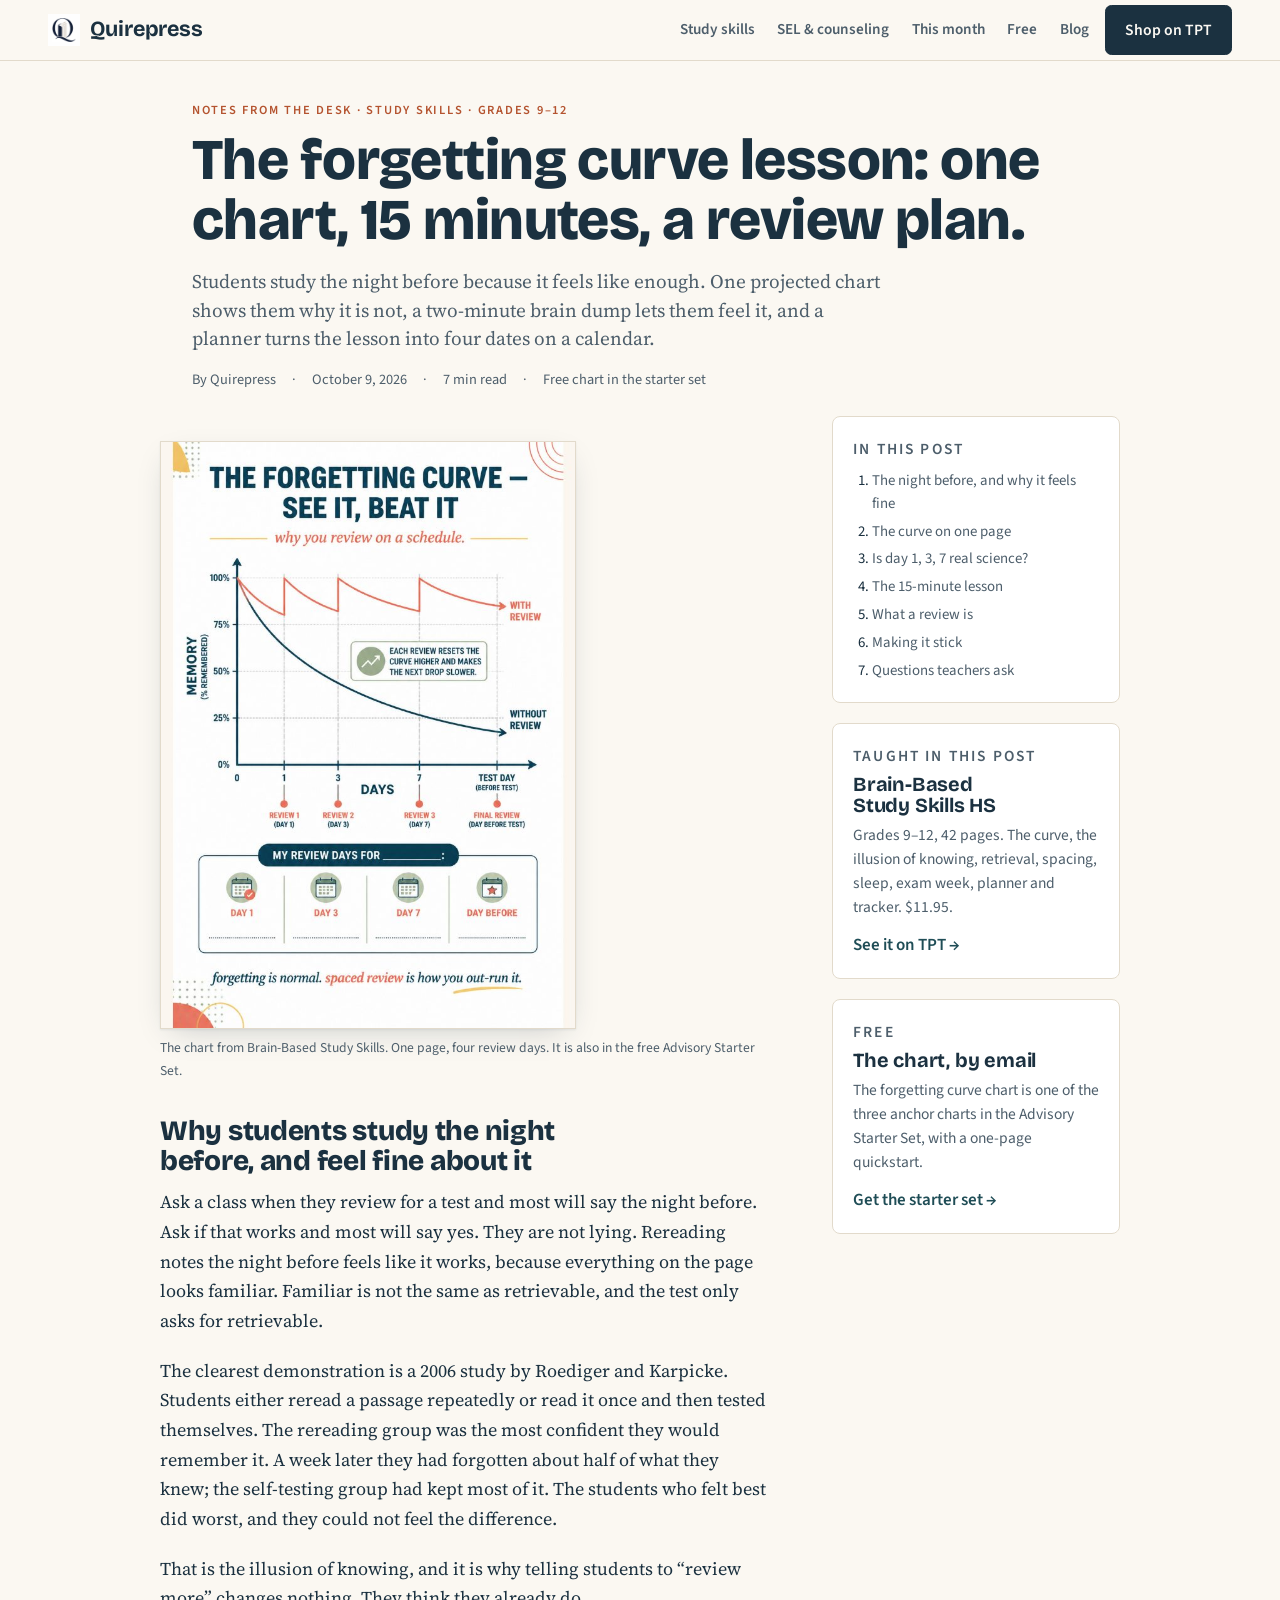
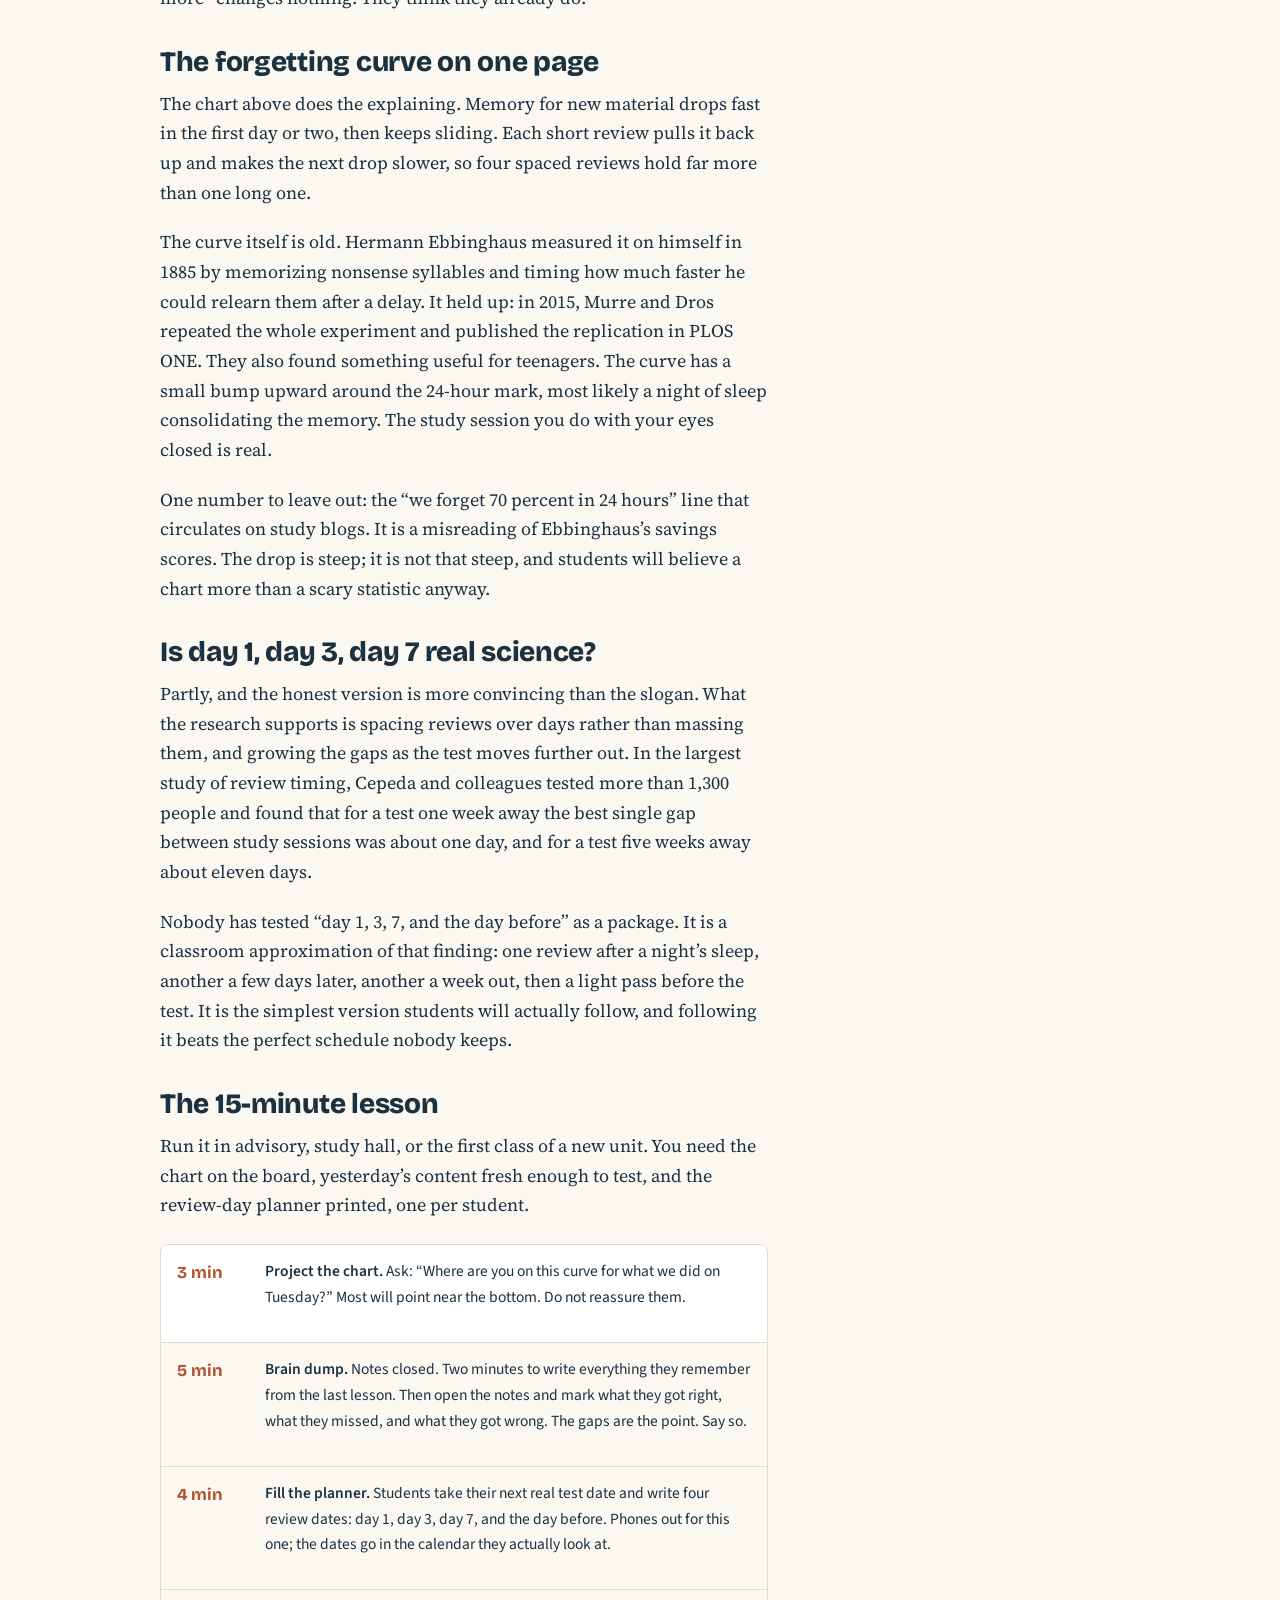
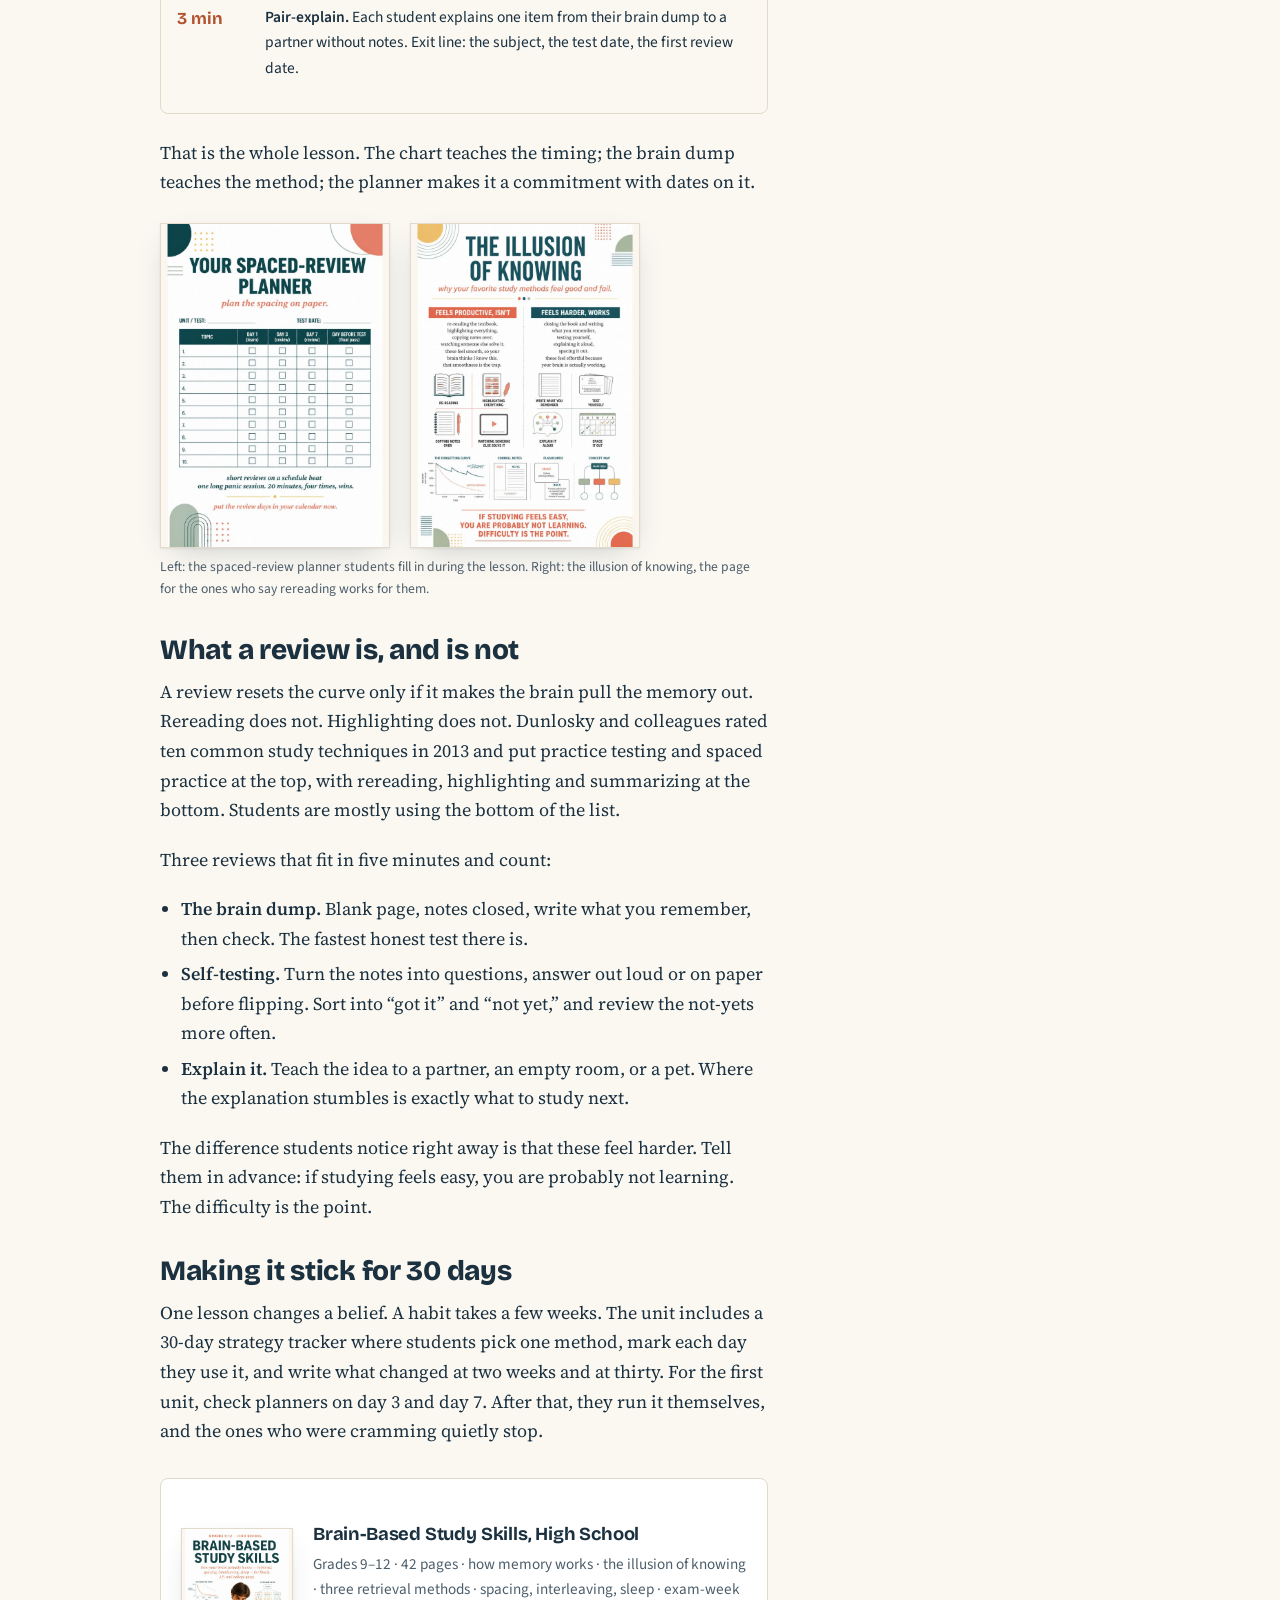
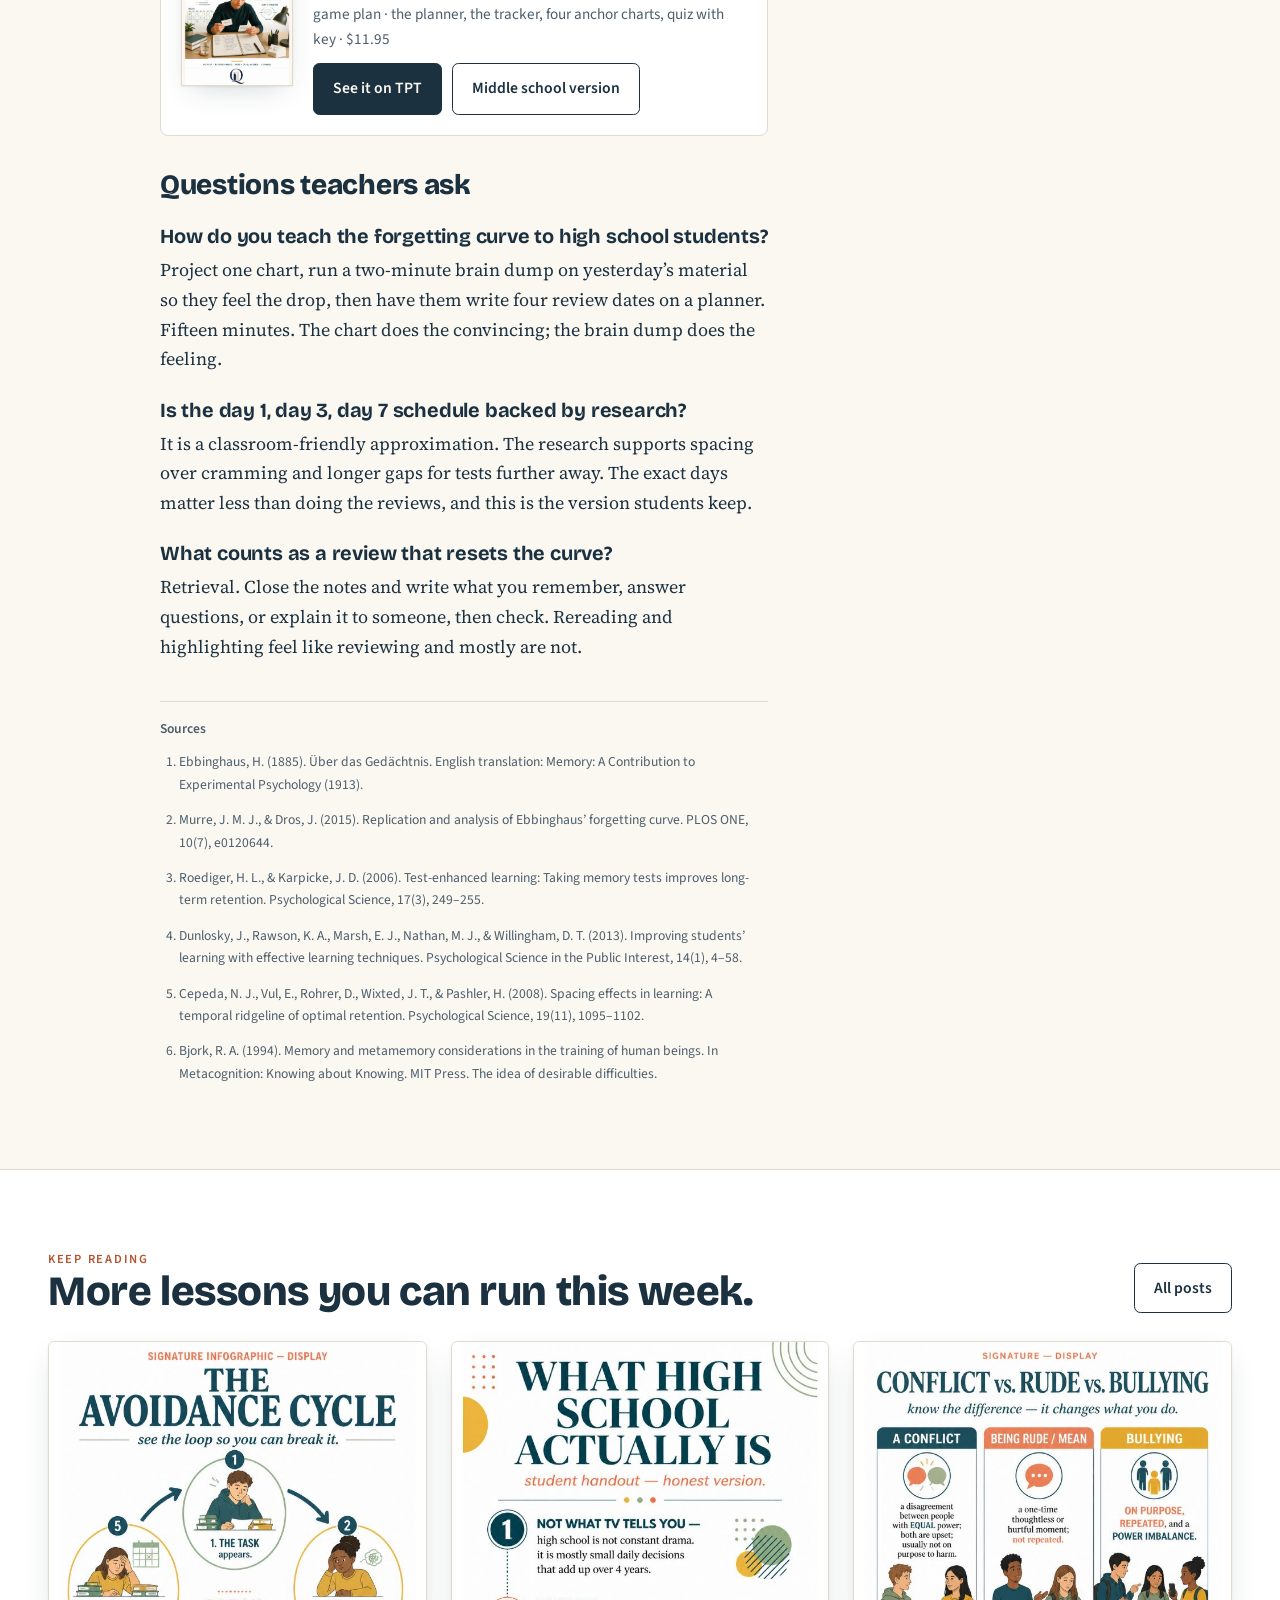
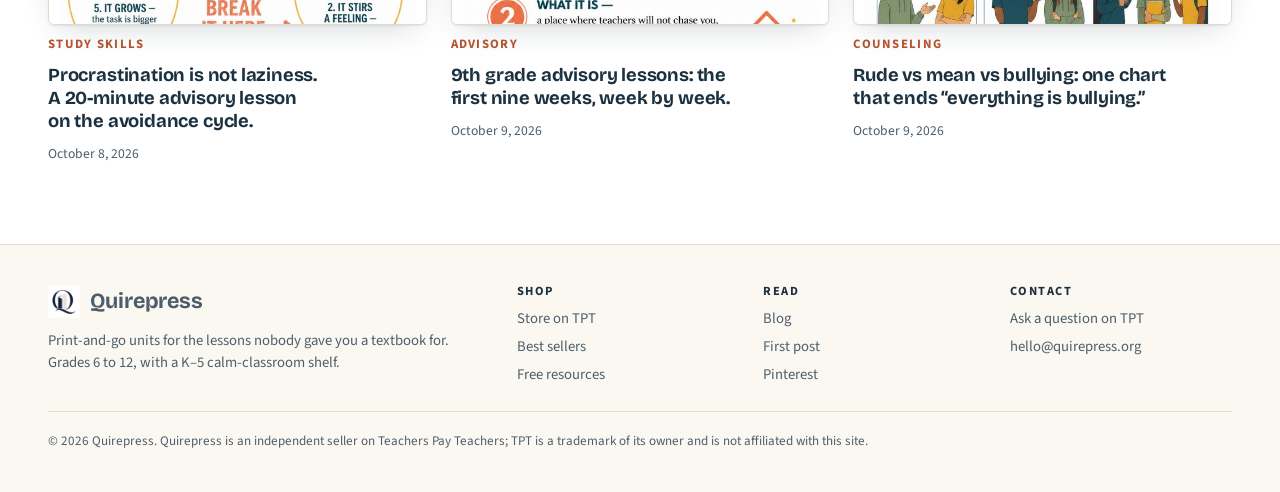
<file: forgetting-curve-lesson-spaced-review.html>
<!doctype html>
<html lang="en">
<head>
<meta charset="utf-8">
<meta name="viewport" content="width=device-width,initial-scale=1,viewport-fit=cover">
<title>Forgetting Curve Lesson: One Chart, 15 Minutes</title>
<meta name="description" content="A one-page forgetting curve lesson for high school: project the chart, run a brain dump, and have students schedule reviews on day 1, 3, 7 and before the test.">
<link rel="canonical" href="https://quirepress.org/forgetting-curve-lesson-spaced-review.html">
<meta property="og:title" content="Forgetting Curve Lesson: One Chart, 15 Minutes">
<meta property="og:description" content="Project the chart, run a brain dump, and have students write four review dates. Study skills for grades 9–12, with the research cited honestly.">
<meta property="og:image" content="https://quirepress.org/img/study-5.jpg">
<meta property="og:type" content="article">
<link rel="icon" href="img/q-mark.png">
<link rel="stylesheet" href="https://fonts.googleapis.com/css2?family=Bricolage+Grotesque:opsz,wght@12..96,500;12..96,700;12..96,800&family=Source+Serif+4:ital,opsz,wght@0,8..60,400;0,8..60,600;1,8..60,400&family=Source+Sans+3:wght@400;600;700&display=swap">
<link rel="stylesheet" href="style.css">
<style>
.article{display:grid;gap:2.5rem}
@media (min-width:64rem){.article{grid-template-columns:minmax(0,38rem) 18rem;gap:4rem;justify-content:center}}
.aside{display:grid;gap:1.25rem;align-content:start}
@media (min-width:64rem){.aside{position:sticky;top:calc(4.5rem + env(safe-area-inset-top,0px))}}
.toc{font-family:var(--sans);font-size:.93rem}
.toc ol{padding-left:1.2rem;margin:.5rem 0 0;display:grid;gap:.3rem}
.toc a{text-decoration:none;color:var(--ink-2)}
.toc a:hover{color:var(--ink)}
.byline{display:flex;flex-wrap:wrap;gap:.4rem 1rem;font-size:.9rem;color:var(--ink-2);margin-top:1rem}
.plan{border:1px solid var(--rule);border-radius:.5rem;overflow:hidden;font-family:var(--sans);margin:1.5rem 0}
.plan div{display:grid;grid-template-columns:4.5rem 1fr;gap:1rem;padding:.9rem 1rem;border-top:1px solid var(--rule)}
.plan div:first-child{border-top:0;background:var(--card)}
.plan b{font-family:var(--display);font-size:1.05rem;color:var(--coral-ink)}
.plan p{font-size:.97rem}
.credit{font-family:var(--sans);font-size:.85rem;color:var(--ink-2);border-top:1px solid var(--rule);padding-top:1rem;margin-top:2.5rem}
.credit ol{padding-left:1.2rem;margin:.4rem 0 0;display:grid;gap:.3rem}
.stat{font-family:var(--sans);display:grid;grid-template-columns:repeat(3,1fr);gap:.6rem;margin:1.2rem 0}
.stat div{background:var(--card);border:1px solid var(--rule);border-radius:.4rem;padding:.8rem;text-align:center}
.stat b{display:block;font-family:var(--display);font-size:1.7rem;font-variant-numeric:tabular-nums;line-height:1}
.stat span{display:block;font-size:.8rem;color:var(--ink-2);margin-top:.3rem}
.stat div:nth-child(2) b{color:var(--teal)}
.stat div:nth-child(3) b{color:var(--coral-ink)}
@media (max-width:30rem){.stat{grid-template-columns:1fr}}
</style>
<script type="application/ld+json">
{"@context":"https://schema.org","@graph":[
{"@type":"Article","headline":"Forgetting Curve Lesson: One Chart, 15 Minutes, a Review Plan","datePublished":"2026-10-09","dateModified":"2026-10-09","author":{"@type":"Organization","name":"Quirepress","url":"https://quirepress.org/"},"publisher":{"@type":"Organization","name":"Quirepress","url":"https://quirepress.org/"},"image":"https://quirepress.org/img/study-5.jpg","mainEntityOfPage":"https://quirepress.org/forgetting-curve-lesson-spaced-review.html","description":"A one-page forgetting curve lesson for high school: project the chart, run a brain dump, and have students schedule reviews on day 1, 3, 7 and before the test."},
{"@type":"FAQPage","mainEntity":[
{"@type":"Question","name":"How do you teach the forgetting curve to high school students?","acceptedAnswer":{"@type":"Answer","text":"Project one chart showing memory dropping after a lesson and rising with each review, have students do a two-minute brain dump on yesterday's material to feel the drop, then have them write four review dates (day 1, day 3, day 7 and the day before the test) on a planner. The whole lesson fits in 15 minutes."}},
{"@type":"Question","name":"Is the day 1, day 3, day 7 review schedule backed by research?","acceptedAnswer":{"@type":"Answer","text":"It is a classroom-friendly approximation. Research supports spacing reviews over days rather than cramming, and lengthening the gaps as the test gets farther away. Cepeda and colleagues (2008) found about a one-day gap is best for a test one week out and about eleven days for a test five weeks out. The exact days matter less than doing the reviews."}},
{"@type":"Question","name":"What counts as a review that resets the forgetting curve?","acceptedAnswer":{"@type":"Answer","text":"Retrieval, not rereading. Close the notes and write what you remember, answer practice questions, or explain the idea to someone, then check. Dunlosky and colleagues (2013) rated practice testing and spaced practice as the highest-utility study techniques and rereading and highlighting as low utility."}}]}]}
</script>
</head>
<body>
<header class="nav">
  <div class="wrap">
    <a class="brand" href="index.html"><img src="img/q-mark.png" alt="">Quirepress</a>
    <nav class="nav-links" aria-label="Main">
      <a href="index.html#study">Study skills</a>
      <a href="index.html#sel">SEL &amp; counseling</a>
      <a href="index.html#season">This month</a>
      <a href="index.html#free">Free</a>
      <a href="blog.html">Blog</a>
    </nav>
    <a class="btn" href="https://www.teacherspayteachers.com/store/quirepress">Shop on TPT</a>
  </div>
</header>

<main>
<section class="section" style="padding-top:2.5rem;padding-bottom:1.5rem">
  <div class="wrap" style="max-width:60rem">
    <p class="eyebrow"><a href="blog.html" style="text-decoration:none">Notes from the desk</a> · Study skills · Grades 9–12</p>
    <h1 style="margin-top:.6rem;font-size:clamp(2rem,4.8vw,3.6rem)">The forgetting curve lesson: one chart, 15 minutes, a review plan.</h1>
    <p class="lede" style="margin-top:1rem;max-width:44rem">Students study the night before because it feels like enough. One projected chart shows them why it is not, a two-minute brain dump lets them feel it, and a planner turns the lesson into four dates on a calendar.</p>
    <p class="byline"><span>By Quirepress</span><span>·</span><time datetime="2026-10-09">October 9, 2026</time><span>·</span><span>7 min read</span><span>·</span><span>Free chart in the starter set</span></p>
  </div>
</section>

<section class="section" style="padding-top:0">
  <div class="wrap article">
    <article class="prose">
      <figure>
        <div class="page" style="max-width:26rem"><img src="img/study-5.jpg" alt="Forgetting curve lesson chart: memory drops after learning without review and resets higher with each review on day 1, day 3, day 7 and the day before the test"></div>
        <figcaption>The chart from Brain-Based Study Skills. One page, four review days. It is also in the free Advisory Starter Set.</figcaption>
      </figure>

      <h2 id="why">Why students study the night before, and feel fine about it</h2>
      <p>Ask a class when they review for a test and most will say the night before. Ask if that works and most will say yes. They are not lying. Rereading notes the night before feels like it works, because everything on the page looks familiar. Familiar is not the same as retrievable, and the test only asks for retrievable.</p>
      <p>The clearest demonstration is a 2006 study by Roediger and Karpicke. Students either reread a passage repeatedly or read it once and then tested themselves. The rereading group was the most confident they would remember it. A week later they had forgotten about half of what they knew; the self-testing group had kept most of it. The students who felt best did worst, and they could not feel the difference.</p>
      <p>That is the illusion of knowing, and it is why telling students to “review more” changes nothing. They think they already do.</p>

      <h2 id="chart">The forgetting curve on one page</h2>
      <p>The chart above does the explaining. Memory for new material drops fast in the first day or two, then keeps sliding. Each short review pulls it back up and makes the next drop slower, so four spaced reviews hold far more than one long one.</p>
      <p>The curve itself is old. Hermann Ebbinghaus measured it on himself in 1885 by memorizing nonsense syllables and timing how much faster he could relearn them after a delay. It held up: in 2015, Murre and Dros repeated the whole experiment and published the replication in PLOS ONE. They also found something useful for teenagers. The curve has a small bump upward around the 24-hour mark, most likely a night of sleep consolidating the memory. The study session you do with your eyes closed is real.</p>
      <p>One number to leave out: the “we forget 70 percent in 24 hours” line that circulates on study blogs. It is a misreading of Ebbinghaus’s savings scores. The drop is steep; it is not that steep, and students will believe a chart more than a scary statistic anyway.</p>

      <h2 id="science">Is day 1, day 3, day 7 real science?</h2>
      <p>Partly, and the honest version is more convincing than the slogan. What the research supports is spacing reviews over days rather than massing them, and growing the gaps as the test moves further out. In the largest study of review timing, Cepeda and colleagues tested more than 1,300 people and found that for a test one week away the best single gap between study sessions was about one day, and for a test five weeks away about eleven days.</p>
      <p>Nobody has tested “day 1, 3, 7, and the day before” as a package. It is a classroom approximation of that finding: one review after a night’s sleep, another a few days later, another a week out, then a light pass before the test. It is the simplest version students will actually follow, and following it beats the perfect schedule nobody keeps.</p>

      <h2 id="lesson">The 15-minute lesson</h2>
      <p>Run it in advisory, study hall, or the first class of a new unit. You need the chart on the board, yesterday’s content fresh enough to test, and the review-day planner printed, one per student.</p>
      <div class="plan">
        <div><b>3 min</b><p><strong>Project the chart.</strong> Ask: “Where are you on this curve for what we did on Tuesday?” Most will point near the bottom. Do not reassure them.</p></div>
        <div><b>5 min</b><p><strong>Brain dump.</strong> Notes closed. Two minutes to write everything they remember from the last lesson. Then open the notes and mark what they got right, what they missed, and what they got wrong. The gaps are the point. Say so.</p></div>
        <div><b>4 min</b><p><strong>Fill the planner.</strong> Students take their next real test date and write four review dates: day 1, day 3, day 7, and the day before. Phones out for this one; the dates go in the calendar they actually look at.</p></div>
        <div><b>3 min</b><p><strong>Pair-explain.</strong> Each student explains one item from their brain dump to a partner without notes. Exit line: the subject, the test date, the first review date.</p></div>
      </div>
      <p>That is the whole lesson. The chart teaches the timing; the brain dump teaches the method; the planner makes it a commitment with dates on it.</p>

      <figure>
        <div class="gallery" style="grid-template-columns:repeat(2,1fr);max-width:30rem">
          <div class="page"><img src="img/study-14.jpg" alt="Spaced review planner worksheet with columns for day 1, day 3, day 7 and the day before the test"></div>
          <div class="page"><img src="img/study-6.jpg" alt="The illusion of knowing: study methods that feel productive but are not, versus methods that feel harder and work"></div>
        </div>
        <figcaption>Left: the spaced-review planner students fill in during the lesson. Right: the illusion of knowing, the page for the ones who say rereading works for them.</figcaption>
      </figure>

      <h2 id="review">What a review is, and is not</h2>
      <p>A review resets the curve only if it makes the brain pull the memory out. Rereading does not. Highlighting does not. Dunlosky and colleagues rated ten common study techniques in 2013 and put practice testing and spaced practice at the top, with rereading, highlighting and summarizing at the bottom. Students are mostly using the bottom of the list.</p>
      <p>Three reviews that fit in five minutes and count:</p>
      <ul>
        <li><strong>The brain dump.</strong> Blank page, notes closed, write what you remember, then check. The fastest honest test there is.</li>
        <li><strong>Self-testing.</strong> Turn the notes into questions, answer out loud or on paper before flipping. Sort into “got it” and “not yet,” and review the not-yets more often.</li>
        <li><strong>Explain it.</strong> Teach the idea to a partner, an empty room, or a pet. Where the explanation stumbles is exactly what to study next.</li>
      </ul>
      <p>The difference students notice right away is that these feel harder. Tell them in advance: if studying feels easy, you are probably not learning. The difficulty is the point.</p>

      <h2 id="stick">Making it stick for 30 days</h2>
      <p>One lesson changes a belief. A habit takes a few weeks. The unit includes a 30-day strategy tracker where students pick one method, mark each day they use it, and write what changed at two weeks and at thirty. For the first unit, check planners on day 3 and day 7. After that, they run it themselves, and the ones who were cramming quietly stop.</p>

      <div class="product-inline">
        <div class="page"><img loading="lazy" decoding="async" src="img/study-1.jpg" alt="Cover: Brain-Based Study Skills, high school, grades 9 to 12"></div>
        <div>
          <h3>Brain-Based Study Skills, High School</h3>
          <p>Grades 9–12 · 42 pages · how memory works · the illusion of knowing · three retrieval methods · spacing, interleaving, sleep · exam-week game plan · the planner, the tracker, four anchor charts, quiz with key · $11.95</p>
          <div style="display:flex;flex-wrap:wrap;gap:.6rem"><a class="btn" href="https://www.teacherspayteachers.com/Product/Brain-Based-Study-Skills-High-School-Retrieval-Spacing-Sleep-Exam-Prep-9-12-16738622">See it on TPT</a><a class="btn btn-ghost" href="https://www.teacherspayteachers.com/Product/Brain-Based-Study-Skills-Middle-School-Retrieval-Spacing-Sleep-Focus-6-8-16434554">Middle school version</a></div>
        </div>
      </div>

      <h2 id="faq">Questions teachers ask</h2>
      <h3>How do you teach the forgetting curve to high school students?</h3>
      <p>Project one chart, run a two-minute brain dump on yesterday’s material so they feel the drop, then have them write four review dates on a planner. Fifteen minutes. The chart does the convincing; the brain dump does the feeling.</p>
      <h3>Is the day 1, day 3, day 7 schedule backed by research?</h3>
      <p>It is a classroom-friendly approximation. The research supports spacing over cramming and longer gaps for tests further away. The exact days matter less than doing the reviews, and this is the version students keep.</p>
      <h3>What counts as a review that resets the curve?</h3>
      <p>Retrieval. Close the notes and write what you remember, answer questions, or explain it to someone, then check. Rereading and highlighting feel like reviewing and mostly are not.</p>

      <div class="credit">
        <strong>Sources</strong>
        <ol>
          <li>Ebbinghaus, H. (1885). Über das Gedächtnis. English translation: Memory: A Contribution to Experimental Psychology (1913).</li>
          <li>Murre, J. M. J., &amp; Dros, J. (2015). Replication and analysis of Ebbinghaus’ forgetting curve. PLOS ONE, 10(7), e0120644.</li>
          <li>Roediger, H. L., &amp; Karpicke, J. D. (2006). Test-enhanced learning: Taking memory tests improves long-term retention. Psychological Science, 17(3), 249–255.</li>
          <li>Dunlosky, J., Rawson, K. A., Marsh, E. J., Nathan, M. J., &amp; Willingham, D. T. (2013). Improving students’ learning with effective learning techniques. Psychological Science in the Public Interest, 14(1), 4–58.</li>
          <li>Cepeda, N. J., Vul, E., Rohrer, D., Wixted, J. T., &amp; Pashler, H. (2008). Spacing effects in learning: A temporal ridgeline of optimal retention. Psychological Science, 19(11), 1095–1102.</li>
          <li>Bjork, R. A. (1994). Memory and metamemory considerations in the training of human beings. In Metacognition: Knowing about Knowing. MIT Press. The idea of desirable difficulties.</li>
        </ol>
      </div>
    </article>

    <aside class="aside">
      <div class="toc card">
        <p class="eyebrow">In this post</p>
        <ol>
          <li><a href="#why">The night before, and why it feels fine</a></li>
          <li><a href="#chart">The curve on one page</a></li>
          <li><a href="#science">Is day 1, 3, 7 real science?</a></li>
          <li><a href="#lesson">The 15-minute lesson</a></li>
          <li><a href="#review">What a review is</a></li>
          <li><a href="#stick">Making it stick</a></li>
          <li><a href="#faq">Questions teachers ask</a></li>
        </ol>
      </div>
      <div class="card">
        <p class="eyebrow">Taught in this post</p>
        <h3 style="margin-top:.4rem">Brain-Based Study Skills HS</h3>
        <p>Grades 9–12, 42 pages. The curve, the illusion of knowing, retrieval, spacing, sleep, exam week, planner and tracker. $11.95.</p>
        <a class="more" href="https://www.teacherspayteachers.com/Product/Brain-Based-Study-Skills-High-School-Retrieval-Spacing-Sleep-Exam-Prep-9-12-16738622">See it on TPT →</a>
      </div>
      <div class="card">
        <p class="eyebrow">Free</p>
        <h3 style="margin-top:.4rem">The chart, by email</h3>
        <p>The forgetting curve chart is one of the three anchor charts in the Advisory Starter Set, with a one-page quickstart.</p>
        <a class="more" href="index.html#free">Get the starter set →</a>
      </div>
    </aside>
  </div>
</section>

<section class="section" style="background:var(--card);border-top:1px solid var(--rule)">
  <div class="wrap">
    <div class="section-head"><div><p class="eyebrow">Keep reading</p><h2>More lessons you can run this week.</h2></div><a class="btn btn-ghost" href="blog.html">All posts</a></div>
    <div class="posts">
      <a class="post" href="procrastination-lesson-avoidance-cycle.html"><div class="thumb"><img loading="lazy" decoding="async" src="img/avoid-6.jpg" alt="The avoidance cycle infographic"></div><span class="kicker">Study skills</span><h3>Procrastination is not laziness. A 20-minute advisory lesson on the avoidance cycle.</h3><time datetime="2026-10-08">October 8, 2026</time></a>
      <a class="post" href="9th-grade-advisory-first-nine-weeks.html"><div class="thumb"><img loading="lazy" decoding="async" src="img/ninth-5.jpg" alt="What high school actually is, student handout"></div><span class="kicker">Advisory</span><h3>9th grade advisory lessons: the first nine weeks, week by week.</h3><time datetime="2026-10-09">October 9, 2026</time></a>
      <a class="post" href="rude-vs-mean-vs-bullying-chart-lesson.html"><div class="thumb"><img loading="lazy" decoding="async" src="img/bully-7.jpg" alt="Conflict versus rude versus bullying chart"></div><span class="kicker">Counseling</span><h3>Rude vs mean vs bullying: one chart that ends “everything is bullying.”</h3><time datetime="2026-10-09">October 9, 2026</time></a>
    </div>
  </div>
</section>
</main>

<footer>
  <div class="wrap">
    <div>
      <a class="brand" href="index.html"><img loading="lazy" decoding="async" src="img/q-mark.png" alt="">Quirepress</a>
      <p style="margin-top:.7rem;max-width:30rem">Print-and-go units for the lessons nobody gave you a textbook for. Grades 6 to 12, with a K–5 calm-classroom shelf.</p>
    </div>
    <div><h4>Shop</h4><ul><li><a href="https://www.teacherspayteachers.com/store/quirepress">Store on TPT</a></li><li><a href="index.html#study">Best sellers</a></li><li><a href="index.html#free">Free resources</a></li></ul></div>
    <div><h4>Read</h4><ul><li><a href="blog.html">Blog</a></li><li><a href="procrastination-lesson-avoidance-cycle.html">First post</a></li><li><a href="https://www.pinterest.com/quirepress/">Pinterest</a></li></ul></div>
    <div><h4>Contact</h4><ul><li><a href="https://www.teacherspayteachers.com/store/quirepress">Ask a question on TPT</a></li><li><span>hello@quirepress.org</span></li></ul></div>
    <p class="legal">© 2026 Quirepress. Quirepress is an independent seller on Teachers Pay Teachers; TPT is a trademark of its owner and is not affiliated with this site.</p>
  </div>
</footer>
</body>
</html>
</file>
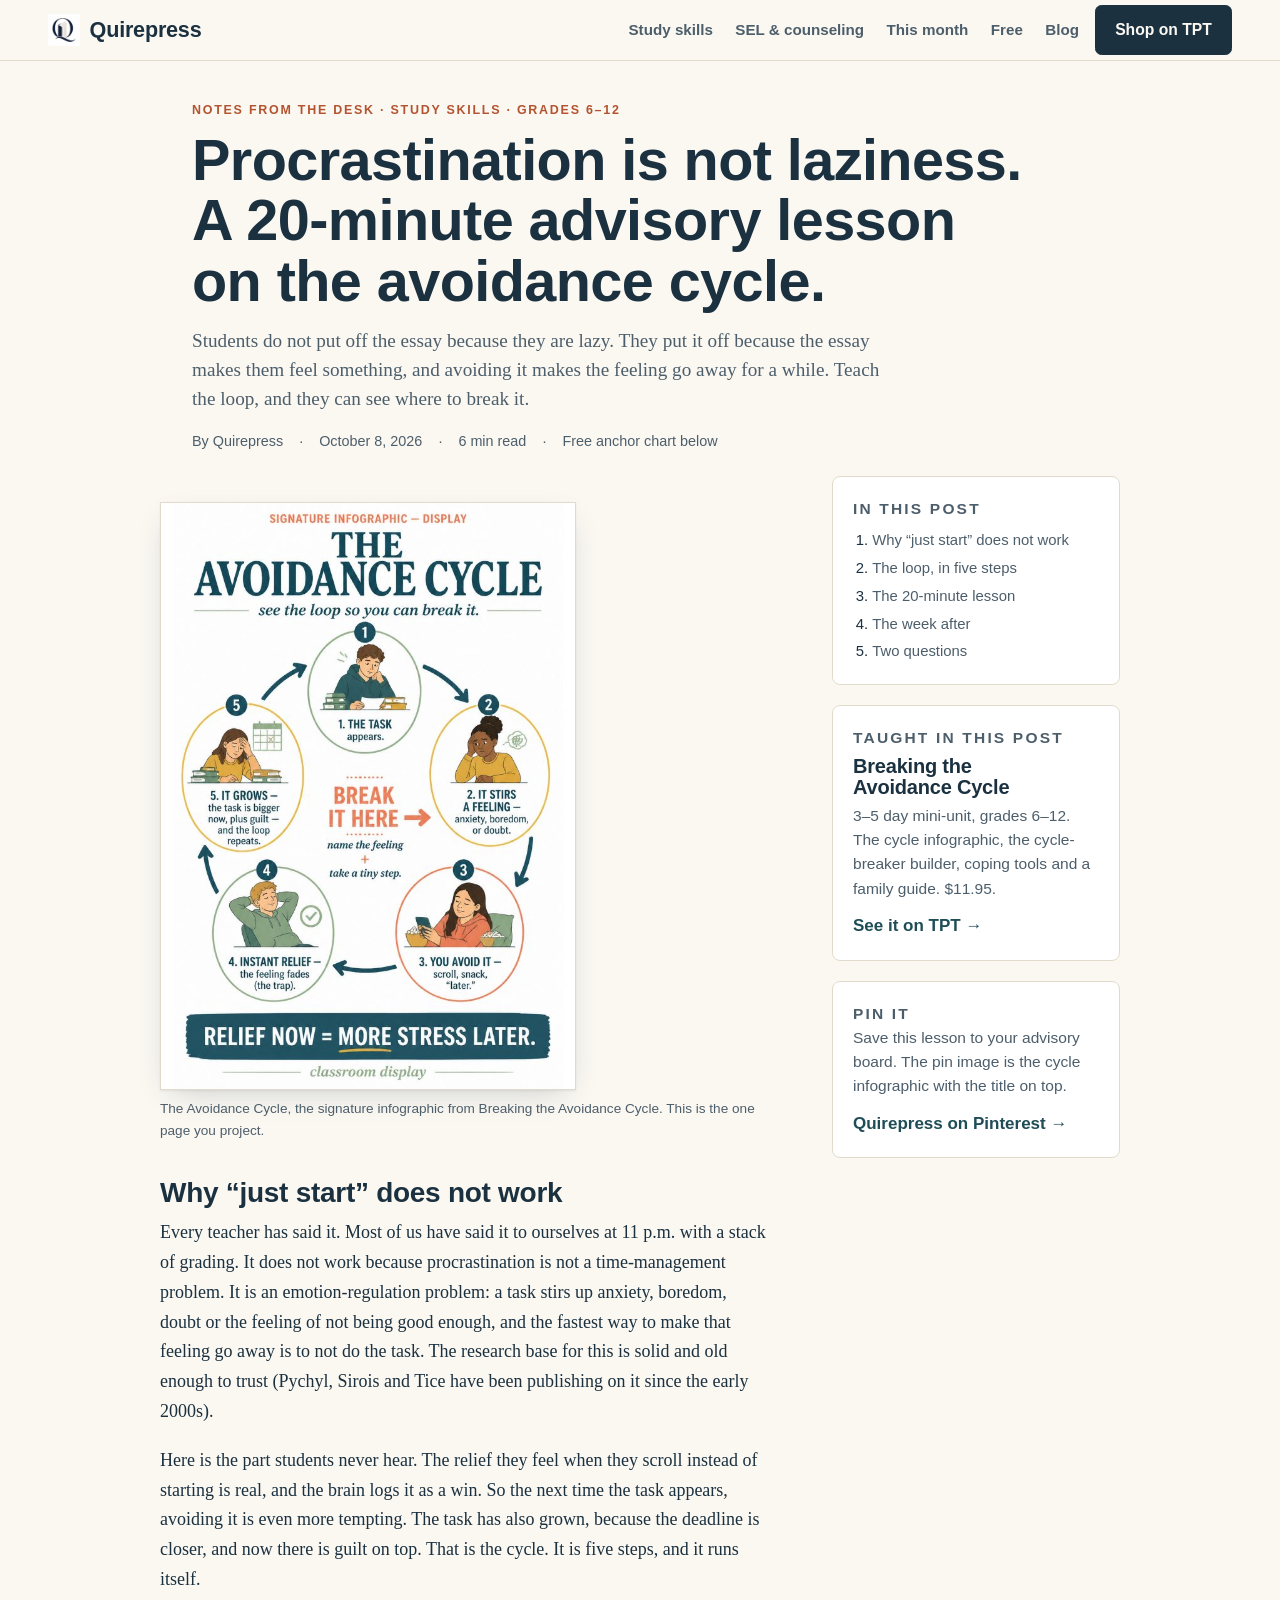
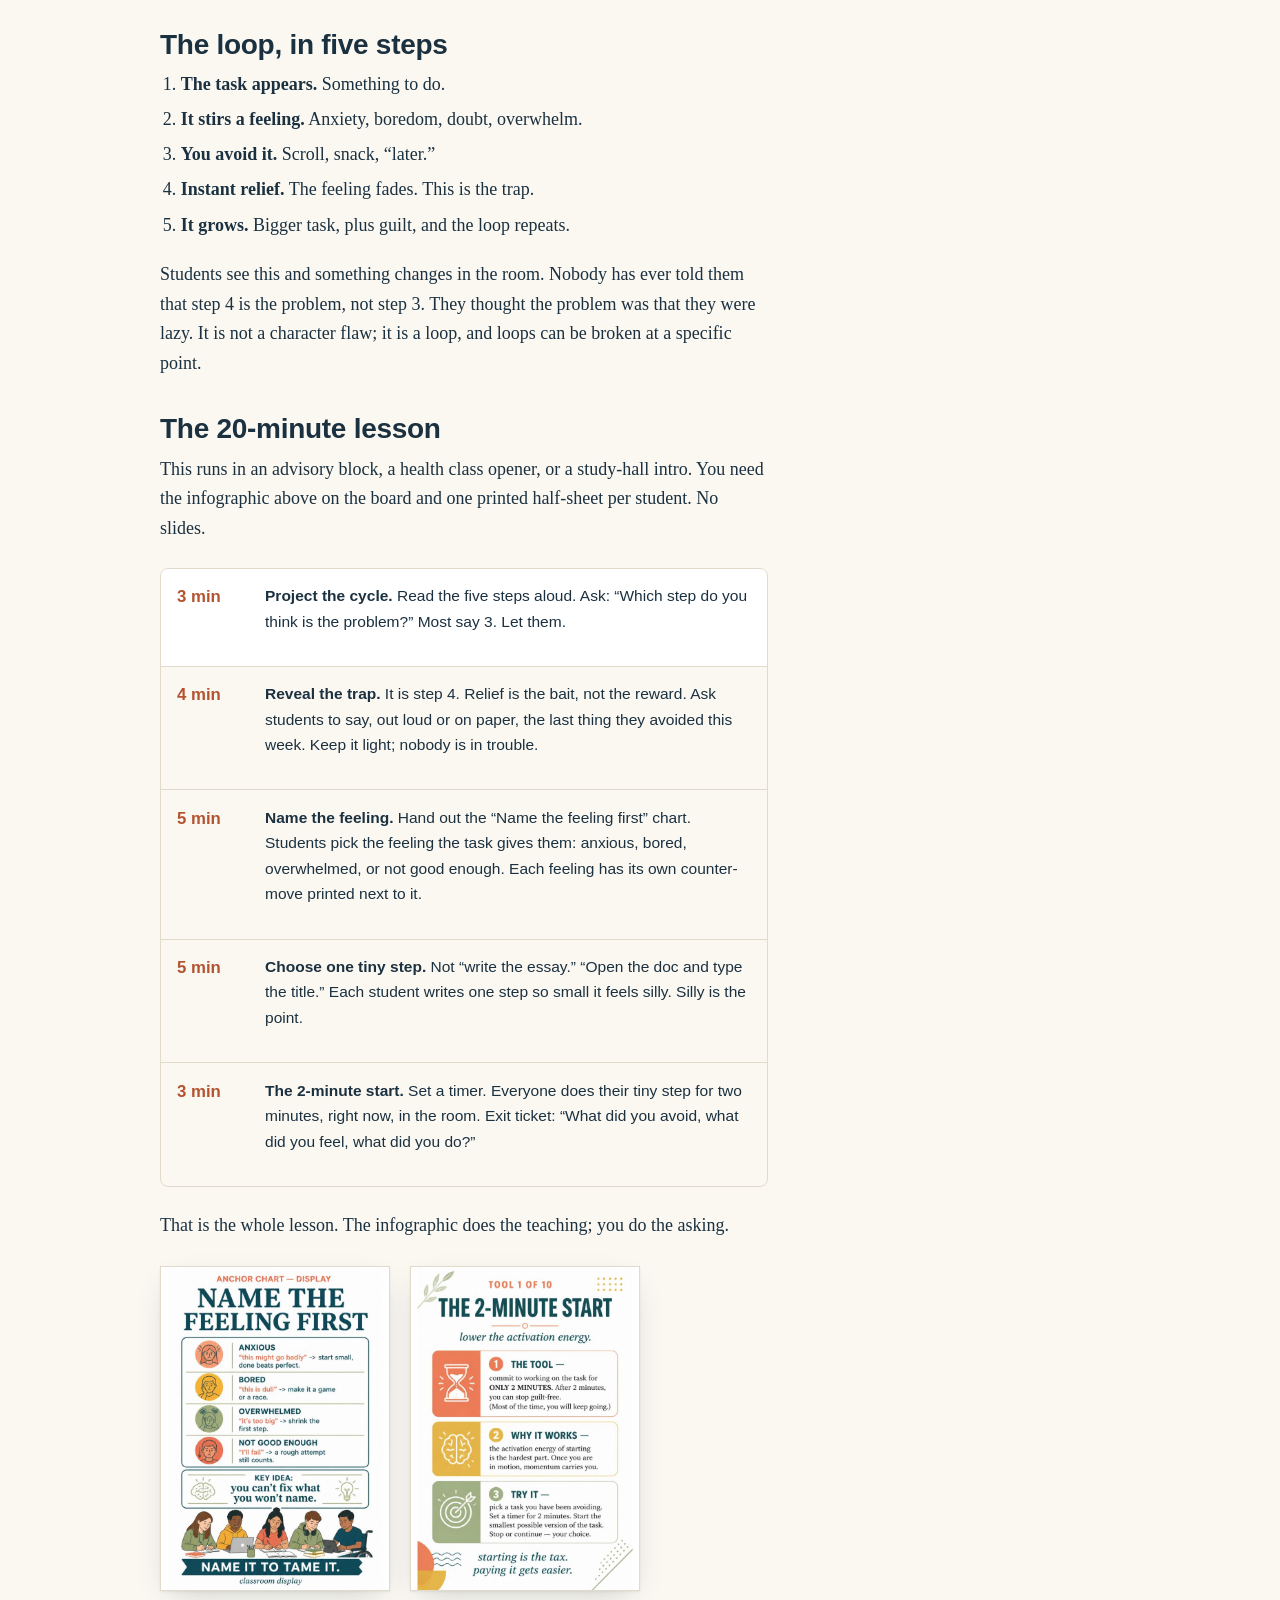
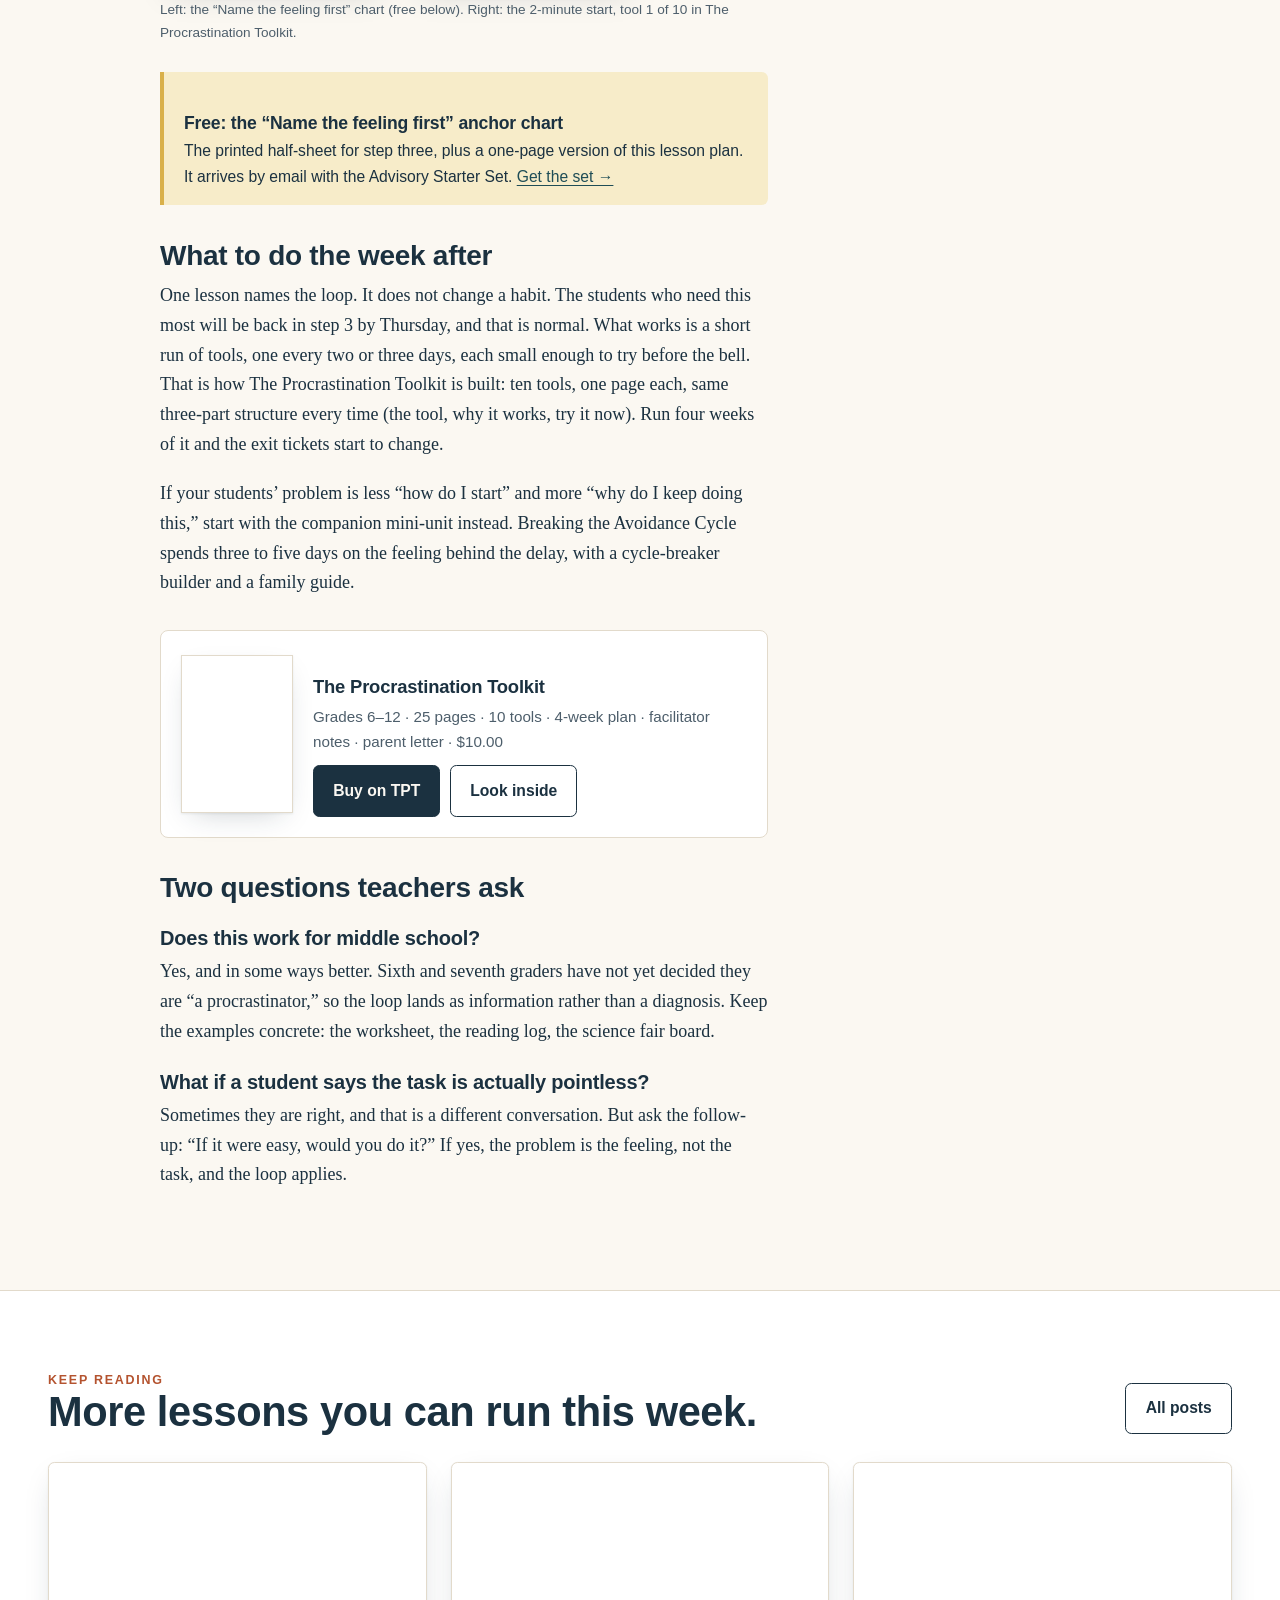
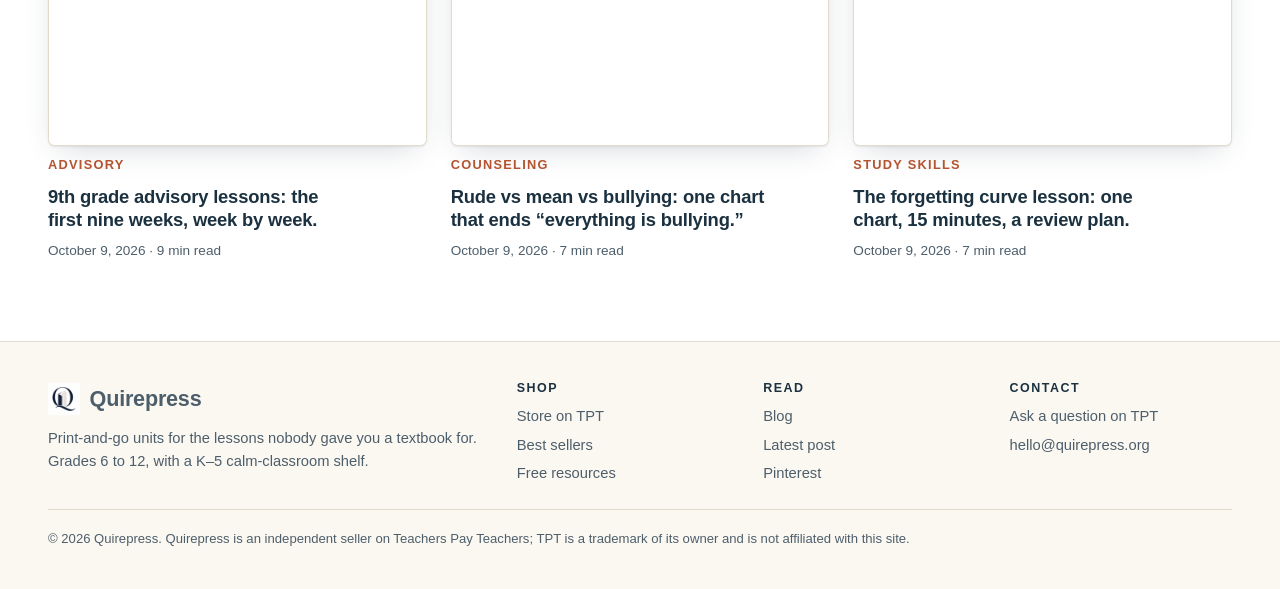
<file: post.html>
<!doctype html><html lang="en"><head><meta charset="utf-8"><title>Moved · Quirepress</title>
<link rel="canonical" href="https://quirepress.org/procrastination-lesson-avoidance-cycle.html"><meta name="robots" content="noindex">
<meta http-equiv="refresh" content="0; url=procrastination-lesson-avoidance-cycle.html"></head><body><p>This lesson moved to <a href="procrastination-lesson-avoidance-cycle.html">procrastination-lesson-avoidance-cycle.html</a>.</p></body></html>
</file>
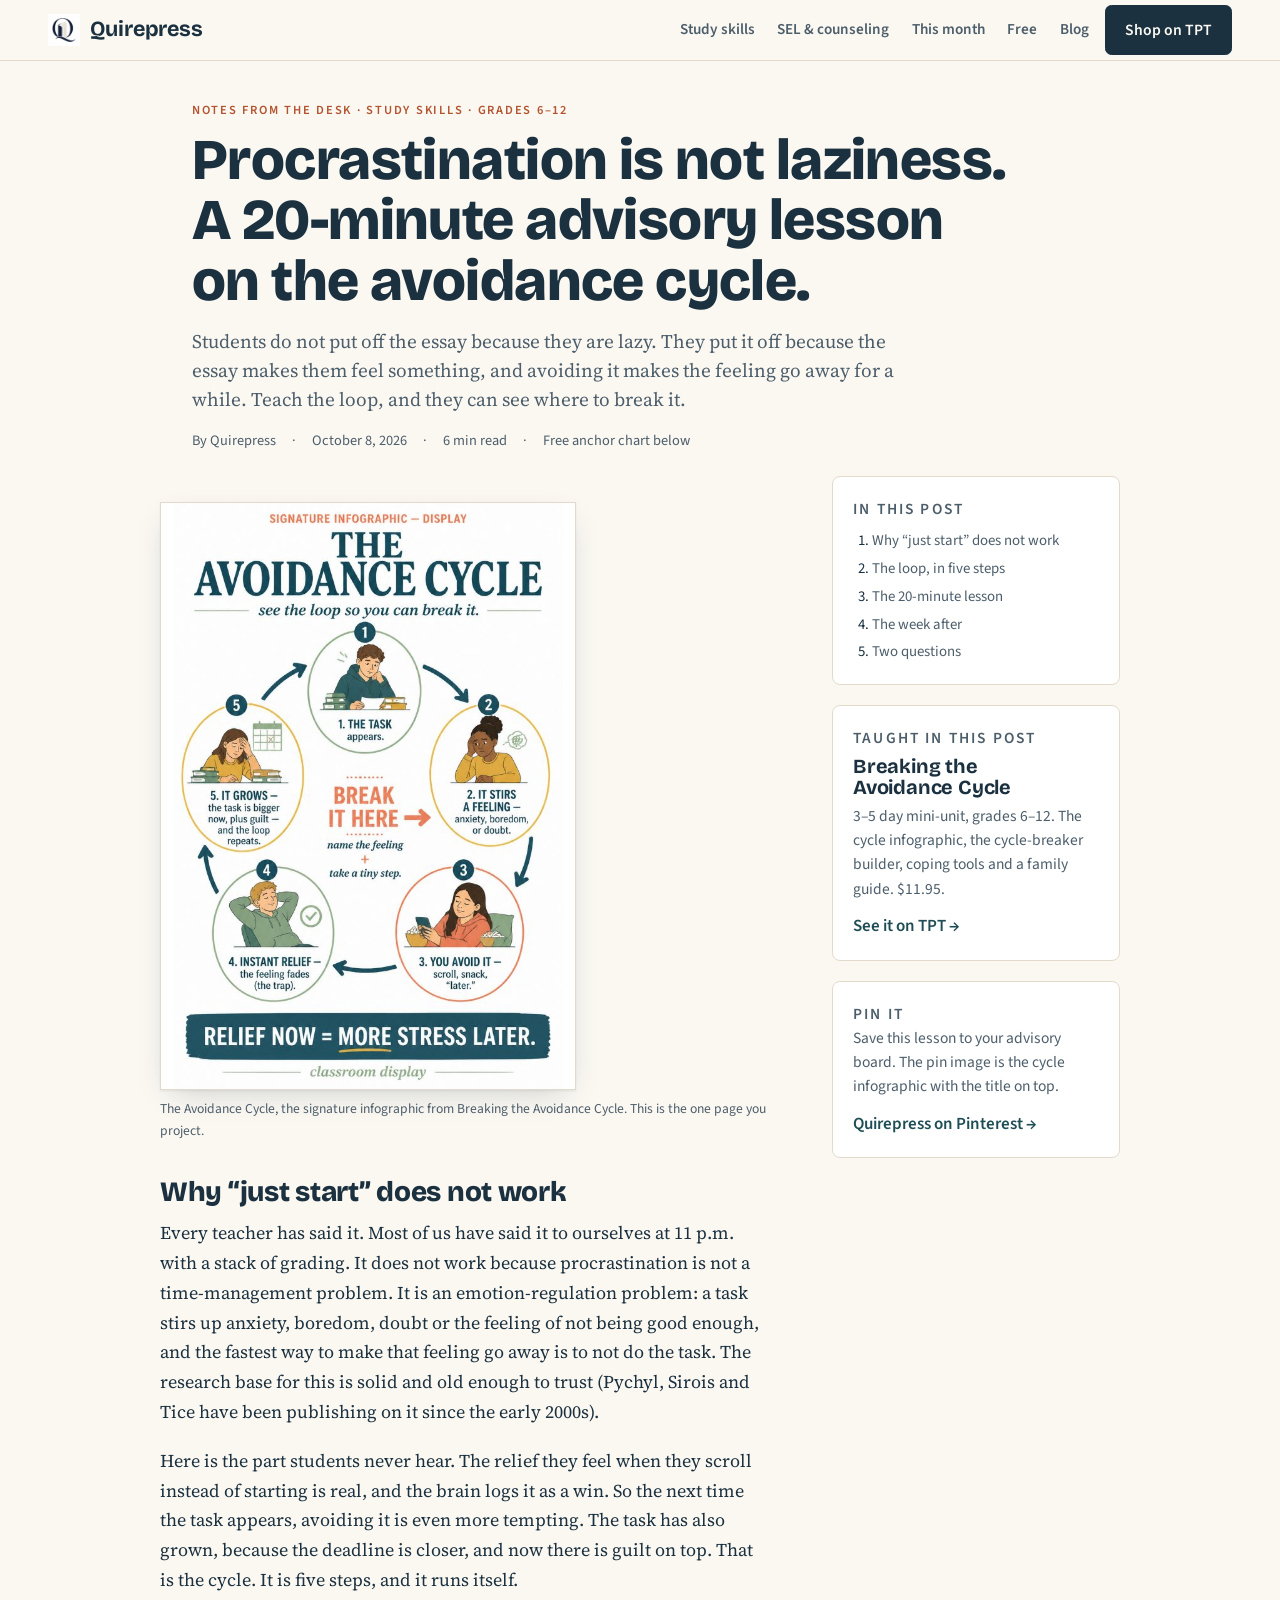
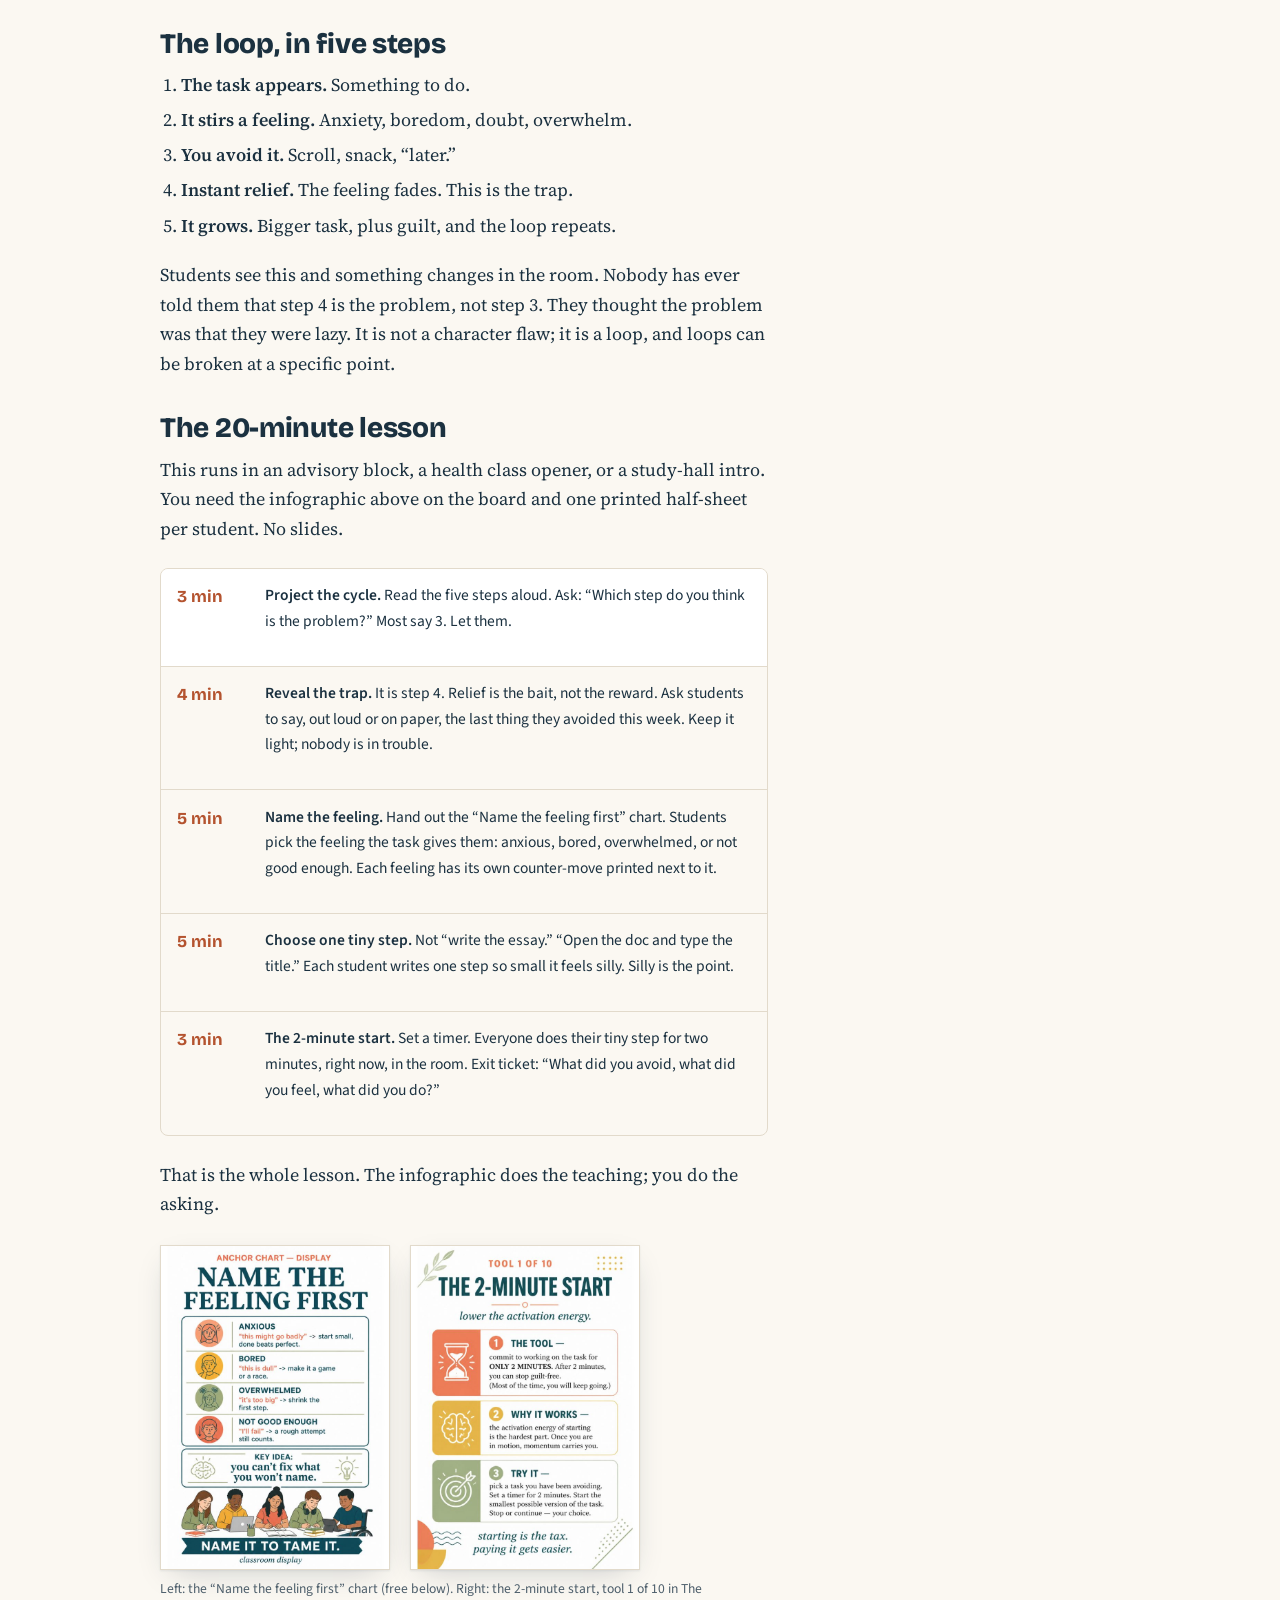
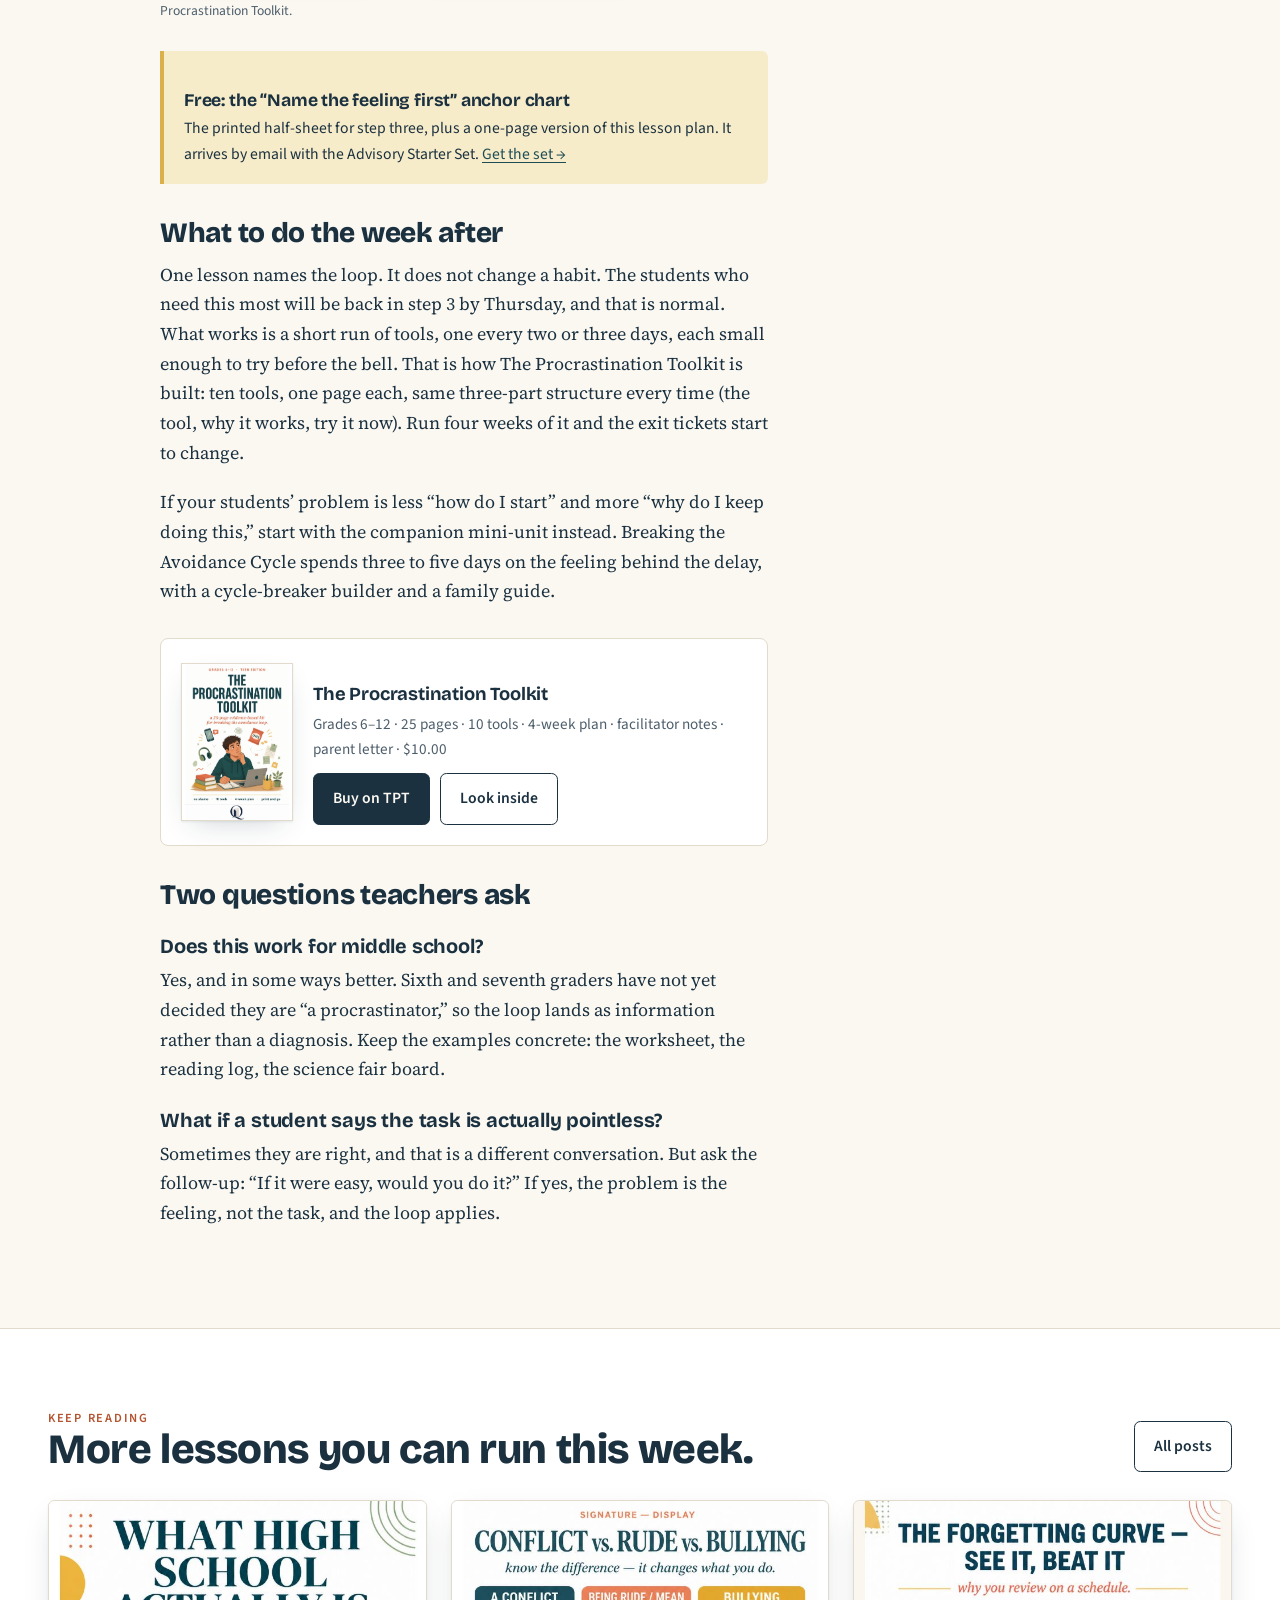
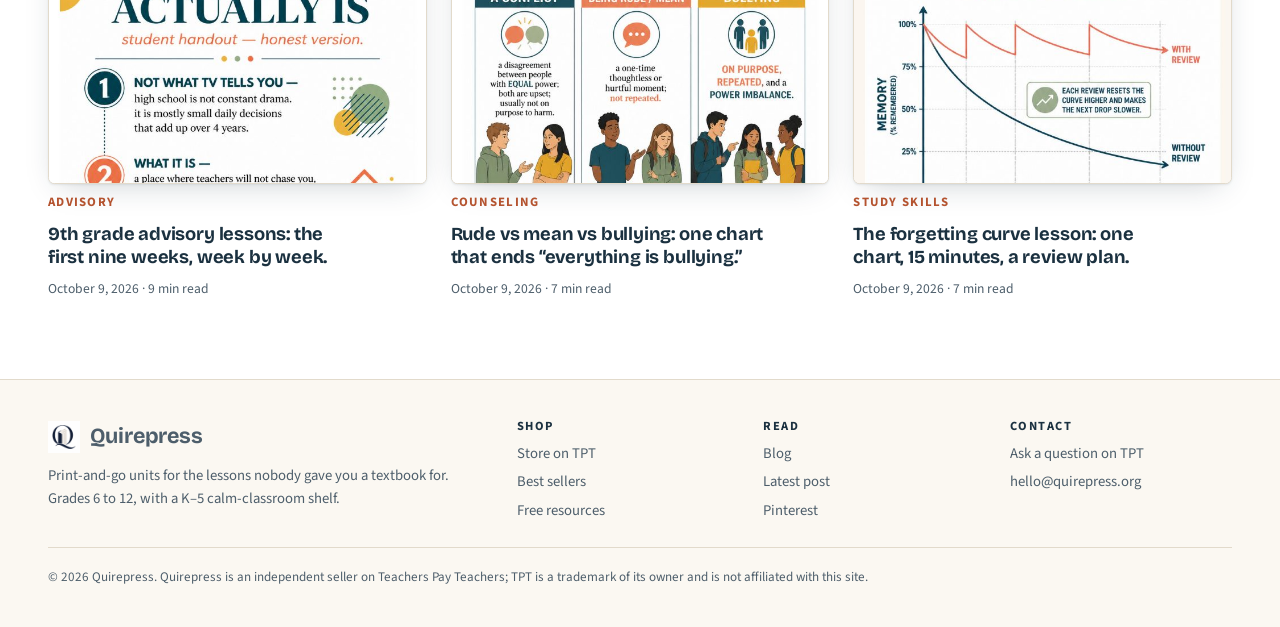
<file: procrastination-lesson-avoidance-cycle.html>
<!doctype html>
<html lang="en">
<head>
<meta charset="utf-8">
<meta name="viewport" content="width=device-width,initial-scale=1,viewport-fit=cover">
<title>Procrastination Lesson: The Avoidance Cycle in 20 Minutes</title>
<meta name="description" content="A 20-minute advisory lesson on the avoidance cycle for grades 6 to 12: project one infographic, name one feeling, take one tiny step. Free anchor chart included.">
<link rel="stylesheet" href="https://fonts.googleapis.com/css2?family=Bricolage+Grotesque:opsz,wght@12..96,500;12..96,700;12..96,800&family=Source+Serif+4:ital,opsz,wght@0,8..60,400;0,8..60,600;1,8..60,400&family=Source+Sans+3:wght@400;600;700&display=swap">
<link rel="stylesheet" href="style.css">
<style>
.article{display:grid;gap:2.5rem}
@media (min-width:64rem){.article{grid-template-columns:minmax(0,38rem) 18rem;gap:4rem;justify-content:center}}
.aside{display:grid;gap:1.25rem;align-content:start}
@media (min-width:64rem){.aside{position:sticky;top:calc(4.5rem + env(safe-area-inset-top,0px))}}
.toc{font-family:var(--sans);font-size:.93rem}
.toc ol{padding-left:1.2rem;margin:.5rem 0 0;display:grid;gap:.3rem}
.toc a{text-decoration:none;color:var(--ink-2)}
.toc a:hover{color:var(--ink)}
.byline{display:flex;flex-wrap:wrap;gap:.4rem 1rem;font-size:.9rem;color:var(--ink-2);margin-top:1rem}
.plan{border:1px solid var(--rule);border-radius:.5rem;overflow:hidden;font-family:var(--sans);margin:1.5rem 0}
.plan div{display:grid;grid-template-columns:4.5rem 1fr;gap:1rem;padding:.9rem 1rem;border-top:1px solid var(--rule)}
.plan div:first-child{border-top:0;background:var(--card)}
.plan b{font-family:var(--display);font-size:1.05rem;color:var(--coral-ink)}
.plan p{font-size:.97rem}
</style>
<script type="application/ld+json">
{"@context":"https://schema.org","@graph":[
{"@type":"Article","headline":"Procrastination is not laziness. A 20-minute advisory lesson on the avoidance cycle.","datePublished":"2026-10-08","dateModified":"2026-10-08","author":{"@type":"Organization","name":"Quirepress","url":"https://quirepress.org/"},"publisher":{"@type":"Organization","name":"Quirepress","url":"https://quirepress.org/"},"image":"https://quirepress.org/img/avoid-6.jpg","mainEntityOfPage":"https://quirepress.org/procrastination-lesson-avoidance-cycle.html","description":"A 20-minute advisory lesson on the avoidance cycle for grades 6 to 12: project one infographic, name one feeling, take one tiny step."},
{"@type":"FAQPage","mainEntity":[
{"@type":"Question","name":"Does this procrastination lesson work for middle school?","acceptedAnswer":{"@type":"Answer","text":"Yes. Sixth and seventh graders have not yet decided they are a procrastinator, so the loop lands as information rather than a diagnosis. Keep the examples concrete."}},
{"@type":"Question","name":"What if a student says the task is actually pointless?","acceptedAnswer":{"@type":"Answer","text":"Ask the follow-up: if it were easy, would you do it? If yes, the problem is the feeling, not the task, and the loop applies."}}]}]}
</script>
<link rel="canonical" href="https://quirepress.org/procrastination-lesson-avoidance-cycle.html">
<meta property="og:title" content="Procrastination Lesson: The Avoidance Cycle in 20 Minutes">
<meta property="og:image" content="https://quirepress.org/img/avoid-6.jpg">
</head>
<body>
<header class="nav">
  <div class="wrap">
    <a class="brand" href="index.html"><img src="img/q-mark.png" alt="">Quirepress</a>
    <nav class="nav-links" aria-label="Main">
      <a href="index.html#study">Study skills</a>
      <a href="index.html#sel">SEL &amp; counseling</a>
      <a href="index.html#season">This month</a>
      <a href="index.html#free">Free</a>
      <a href="blog.html">Blog</a>
    </nav>
    <a class="btn" href="https://www.teacherspayteachers.com/store/quirepress">Shop on TPT</a>
  </div>
</header>

<main>
<section class="section" style="padding-top:2.5rem;padding-bottom:1.5rem">
  <div class="wrap" style="max-width:60rem">
    <p class="eyebrow"><a href="blog.html" style="text-decoration:none">Notes from the desk</a> · Study skills · Grades 6–12</p>
    <h1 style="margin-top:.6rem;font-size:clamp(2rem,4.8vw,3.6rem)">Procrastination is not laziness. A 20-minute advisory lesson on the avoidance cycle.</h1>
    <p class="lede" style="margin-top:1rem;max-width:44rem">Students do not put off the essay because they are lazy. They put it off because the essay makes them feel something, and avoiding it makes the feeling go away for a while. Teach the loop, and they can see where to break it.</p>
    <p class="byline"><span>By Quirepress</span><span>·</span><time datetime="2026-10-08">October 8, 2026</time><span>·</span><span>6 min read</span><span>·</span><span>Free anchor chart below</span></p>
  </div>
</section>

<section class="section" style="padding-top:0">
  <div class="wrap article">
    <article class="prose">
      <figure>
        <div class="page" style="max-width:26rem"><img src="img/avoid-6.jpg" alt="The Avoidance Cycle infographic: task appears, it stirs a feeling, you avoid it, instant relief, it grows, repeat"></div>
        <figcaption>The Avoidance Cycle, the signature infographic from Breaking the Avoidance Cycle. This is the one page you project.</figcaption>
      </figure>

      <h2 id="why">Why “just start” does not work</h2>
      <p>Every teacher has said it. Most of us have said it to ourselves at 11 p.m. with a stack of grading. It does not work because procrastination is not a time-management problem. It is an emotion-regulation problem: a task stirs up anxiety, boredom, doubt or the feeling of not being good enough, and the fastest way to make that feeling go away is to not do the task. The research base for this is solid and old enough to trust (Pychyl, Sirois and Tice have been publishing on it since the early 2000s).</p>
      <p>Here is the part students never hear. The relief they feel when they scroll instead of starting is real, and the brain logs it as a win. So the next time the task appears, avoiding it is even more tempting. The task has also grown, because the deadline is closer, and now there is guilt on top. That is the cycle. It is five steps, and it runs itself.</p>

      <h2 id="loop">The loop, in five steps</h2>
      <ol>
        <li><strong>The task appears.</strong> Something to do.</li>
        <li><strong>It stirs a feeling.</strong> Anxiety, boredom, doubt, overwhelm.</li>
        <li><strong>You avoid it.</strong> Scroll, snack, “later.”</li>
        <li><strong>Instant relief.</strong> The feeling fades. This is the trap.</li>
        <li><strong>It grows.</strong> Bigger task, plus guilt, and the loop repeats.</li>
      </ol>
      <p>Students see this and something changes in the room. Nobody has ever told them that step 4 is the problem, not step 3. They thought the problem was that they were lazy. It is not a character flaw; it is a loop, and loops can be broken at a specific point.</p>

      <h2 id="lesson">The 20-minute lesson</h2>
      <p>This runs in an advisory block, a health class opener, or a study-hall intro. You need the infographic above on the board and one printed half-sheet per student. No slides.</p>
      <div class="plan">
        <div><b>3 min</b><p><strong>Project the cycle.</strong> Read the five steps aloud. Ask: “Which step do you think is the problem?” Most say 3. Let them.</p></div>
        <div><b>4 min</b><p><strong>Reveal the trap.</strong> It is step 4. Relief is the bait, not the reward. Ask students to say, out loud or on paper, the last thing they avoided this week. Keep it light; nobody is in trouble.</p></div>
        <div><b>5 min</b><p><strong>Name the feeling.</strong> Hand out the “Name the feeling first” chart. Students pick the feeling the task gives them: anxious, bored, overwhelmed, or not good enough. Each feeling has its own counter-move printed next to it.</p></div>
        <div><b>5 min</b><p><strong>Choose one tiny step.</strong> Not “write the essay.” “Open the doc and type the title.” Each student writes one step so small it feels silly. Silly is the point.</p></div>
        <div><b>3 min</b><p><strong>The 2-minute start.</strong> Set a timer. Everyone does their tiny step for two minutes, right now, in the room. Exit ticket: “What did you avoid, what did you feel, what did you do?”</p></div>
      </div>
      <p>That is the whole lesson. The infographic does the teaching; you do the asking.</p>

      <figure>
        <div class="gallery" style="grid-template-columns:repeat(2,1fr);max-width:30rem">
          <div class="page"><img src="img/avoid-8.jpg" alt="Name the feeling first anchor chart"></div>
          <div class="page"><img src="img/procr-6.jpg" alt="Tool 1: the 2-minute start"></div>
        </div>
        <figcaption>Left: the “Name the feeling first” chart (free below). Right: the 2-minute start, tool 1 of 10 in The Procrastination Toolkit.</figcaption>
      </figure>

      <div class="callout">
        <h3>Free: the “Name the feeling first” anchor chart</h3>
        <p>The printed half-sheet for step three, plus a one-page version of this lesson plan. It arrives by email with the Advisory Starter Set. <a href="index.html#free">Get the set →</a></p>
      </div>

      <h2 id="after">What to do the week after</h2>
      <p>One lesson names the loop. It does not change a habit. The students who need this most will be back in step 3 by Thursday, and that is normal. What works is a short run of tools, one every two or three days, each small enough to try before the bell. That is how The Procrastination Toolkit is built: ten tools, one page each, same three-part structure every time (the tool, why it works, try it now). Run four weeks of it and the exit tickets start to change.</p>
      <p>If your students’ problem is less “how do I start” and more “why do I keep doing this,” start with the companion mini-unit instead. Breaking the Avoidance Cycle spends three to five days on the feeling behind the delay, with a cycle-breaker builder and a family guide.</p>

      <div class="product-inline">
        <div class="page"><img loading="lazy" decoding="async" src="img/procr-1.jpg" alt="Cover: The Procrastination Toolkit"></div>
        <div>
          <h3>The Procrastination Toolkit</h3>
          <p>Grades 6–12 · 25 pages · 10 tools · 4-week plan · facilitator notes · parent letter · $10.00</p>
          <div style="display:flex;flex-wrap:wrap;gap:.6rem"><a class="btn" href="https://www.teacherspayteachers.com/Product/The-Procrastination-Toolkit-10-Tools-4-Week-Plan-SEL-Grades-6-12-Health-16286324">Buy on TPT</a><a class="btn btn-ghost" href="product.html">Look inside</a></div>
        </div>
      </div>

      <h2 id="faq">Two questions teachers ask</h2>
      <h3>Does this work for middle school?</h3>
      <p>Yes, and in some ways better. Sixth and seventh graders have not yet decided they are “a procrastinator,” so the loop lands as information rather than a diagnosis. Keep the examples concrete: the worksheet, the reading log, the science fair board.</p>
      <h3>What if a student says the task is actually pointless?</h3>
      <p>Sometimes they are right, and that is a different conversation. But ask the follow-up: “If it were easy, would you do it?” If yes, the problem is the feeling, not the task, and the loop applies.</p>
    </article>

    <aside class="aside">
      <div class="toc card">
        <p class="eyebrow">In this post</p>
        <ol>
          <li><a href="#why">Why “just start” does not work</a></li>
          <li><a href="#loop">The loop, in five steps</a></li>
          <li><a href="#lesson">The 20-minute lesson</a></li>
          <li><a href="#after">The week after</a></li>
          <li><a href="#faq">Two questions</a></li>
        </ol>
      </div>
      <div class="card">
        <p class="eyebrow">Taught in this post</p>
        <h3 style="margin-top:.4rem">Breaking the Avoidance Cycle</h3>
        <p>3–5 day mini-unit, grades 6–12. The cycle infographic, the cycle-breaker builder, coping tools and a family guide. $11.95.</p>
        <a class="more" href="https://www.teacherspayteachers.com/Product/Breaking-the-Avoidance-Cycle-Beat-Procrastination-6-12-17768031">See it on TPT →</a>
      </div>
      <div class="card">
        <p class="eyebrow">Pin it</p>
        <p>Save this lesson to your advisory board. The pin image is the cycle infographic with the title on top.</p>
        <a class="more" href="https://www.pinterest.com/quirepress/">Quirepress on Pinterest →</a>
      </div>
    </aside>
  </div>
</section>

<section class="section" style="background:var(--card);border-top:1px solid var(--rule)">
  <div class="wrap">
    <div class="section-head"><div><p class="eyebrow">Keep reading</p><h2>More lessons you can run this week.</h2></div><a class="btn btn-ghost" href="blog.html">All posts</a></div>
    <div class="posts">
      <a class="post" href="9th-grade-advisory-first-nine-weeks.html"><div class="thumb"><img loading="lazy" decoding="async" src="img/ninth-5.jpg" alt="What high school actually is, student handout"></div><span class="kicker">Advisory</span><h3>9th grade advisory lessons: the first nine weeks, week by week.</h3><time datetime="2026-10-09">October 9, 2026 · 9 min read</time></a>
      <a class="post" href="rude-vs-mean-vs-bullying-chart-lesson.html"><div class="thumb"><img loading="lazy" decoding="async" src="img/bully-7.jpg" alt="Conflict versus rude versus bullying chart"></div><span class="kicker">Counseling</span><h3>Rude vs mean vs bullying: one chart that ends “everything is bullying.”</h3><time datetime="2026-10-09">October 9, 2026 · 7 min read</time></a>
      <a class="post" href="forgetting-curve-lesson-spaced-review.html"><div class="thumb"><img loading="lazy" decoding="async" src="img/study-5.jpg" alt="The forgetting curve"></div><span class="kicker">Study skills</span><h3>The forgetting curve lesson: one chart, 15 minutes, a review plan.</h3><time datetime="2026-10-09">October 9, 2026 · 7 min read</time></a>
    </div>
  </div>
</section>
</main>

<footer>
  <div class="wrap">
    <div>
      <a class="brand" href="index.html"><img loading="lazy" decoding="async" src="img/q-mark.png" alt="">Quirepress</a>
      <p style="margin-top:.7rem;max-width:30rem">Print-and-go units for the lessons nobody gave you a textbook for. Grades 6 to 12, with a K–5 calm-classroom shelf.</p>
    </div>
    <div><h4>Shop</h4><ul><li><a href="https://www.teacherspayteachers.com/store/quirepress">Store on TPT</a></li><li><a href="index.html#study">Best sellers</a></li><li><a href="index.html#free">Free resources</a></li></ul></div>
    <div><h4>Read</h4><ul><li><a href="blog.html">Blog</a></li><li><a href="procrastination-lesson-avoidance-cycle.html">Latest post</a></li><li><a href="https://www.pinterest.com/quirepress/">Pinterest</a></li></ul></div>
    <div><h4>Contact</h4><ul><li><a href="https://www.teacherspayteachers.com/store/quirepress">Ask a question on TPT</a></li><li><span>hello@quirepress.org</span></li></ul></div>
    <p class="legal">© 2026 Quirepress. Quirepress is an independent seller on Teachers Pay Teachers; TPT is a trademark of its owner and is not affiliated with this site.</p>
  </div>
</footer>
</body>
</html>
</file>
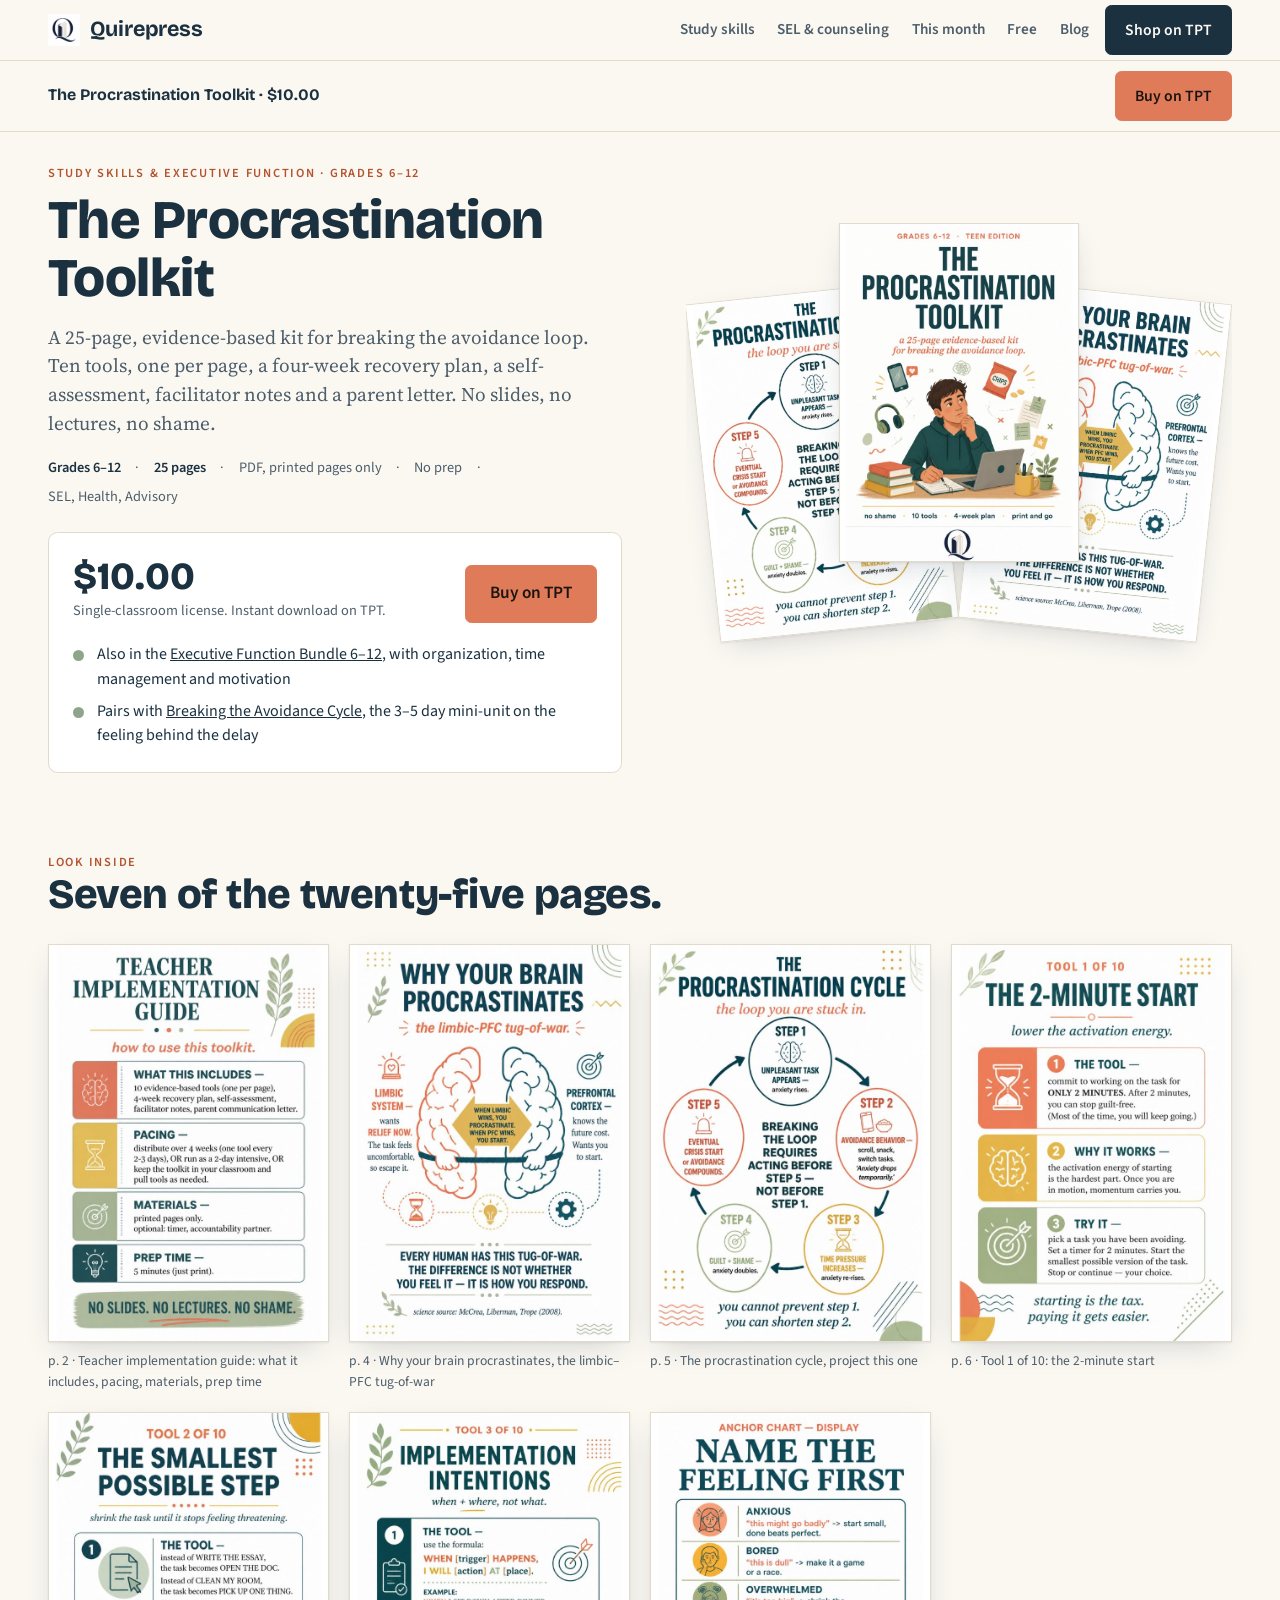
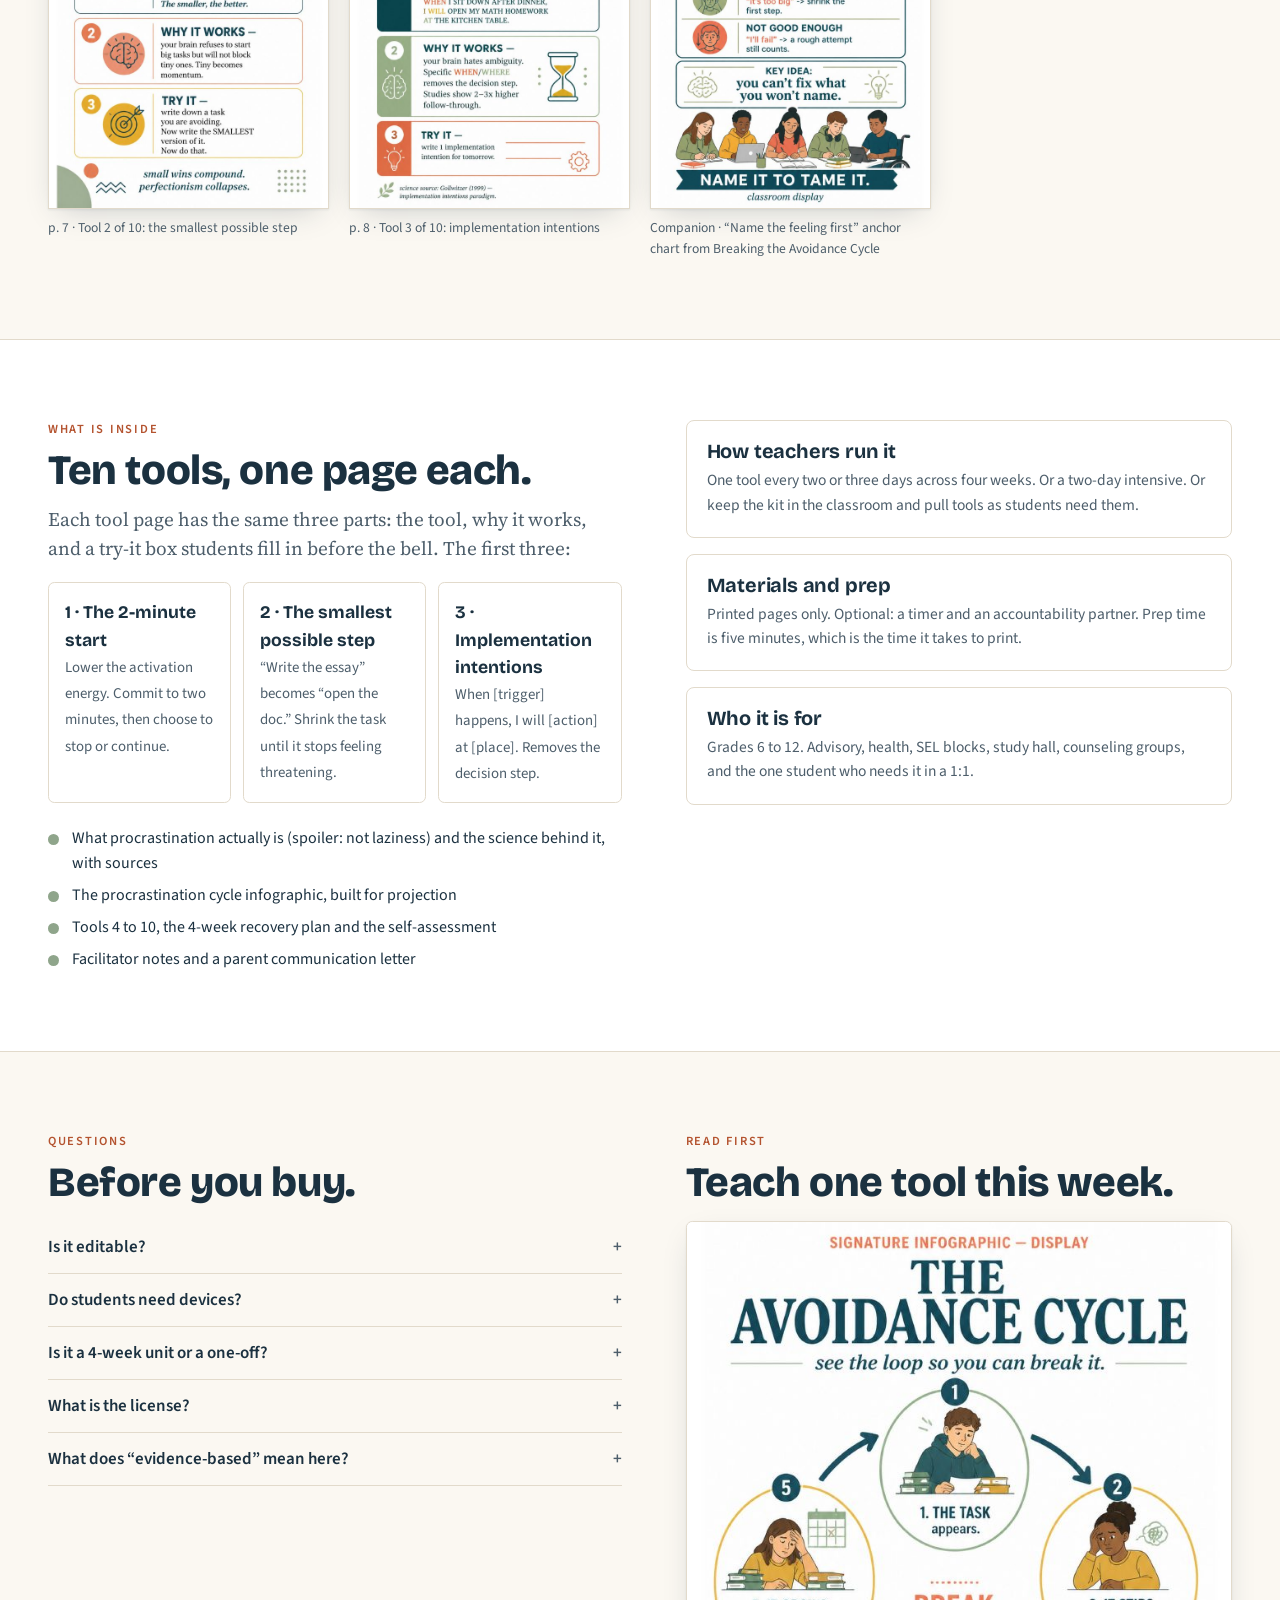
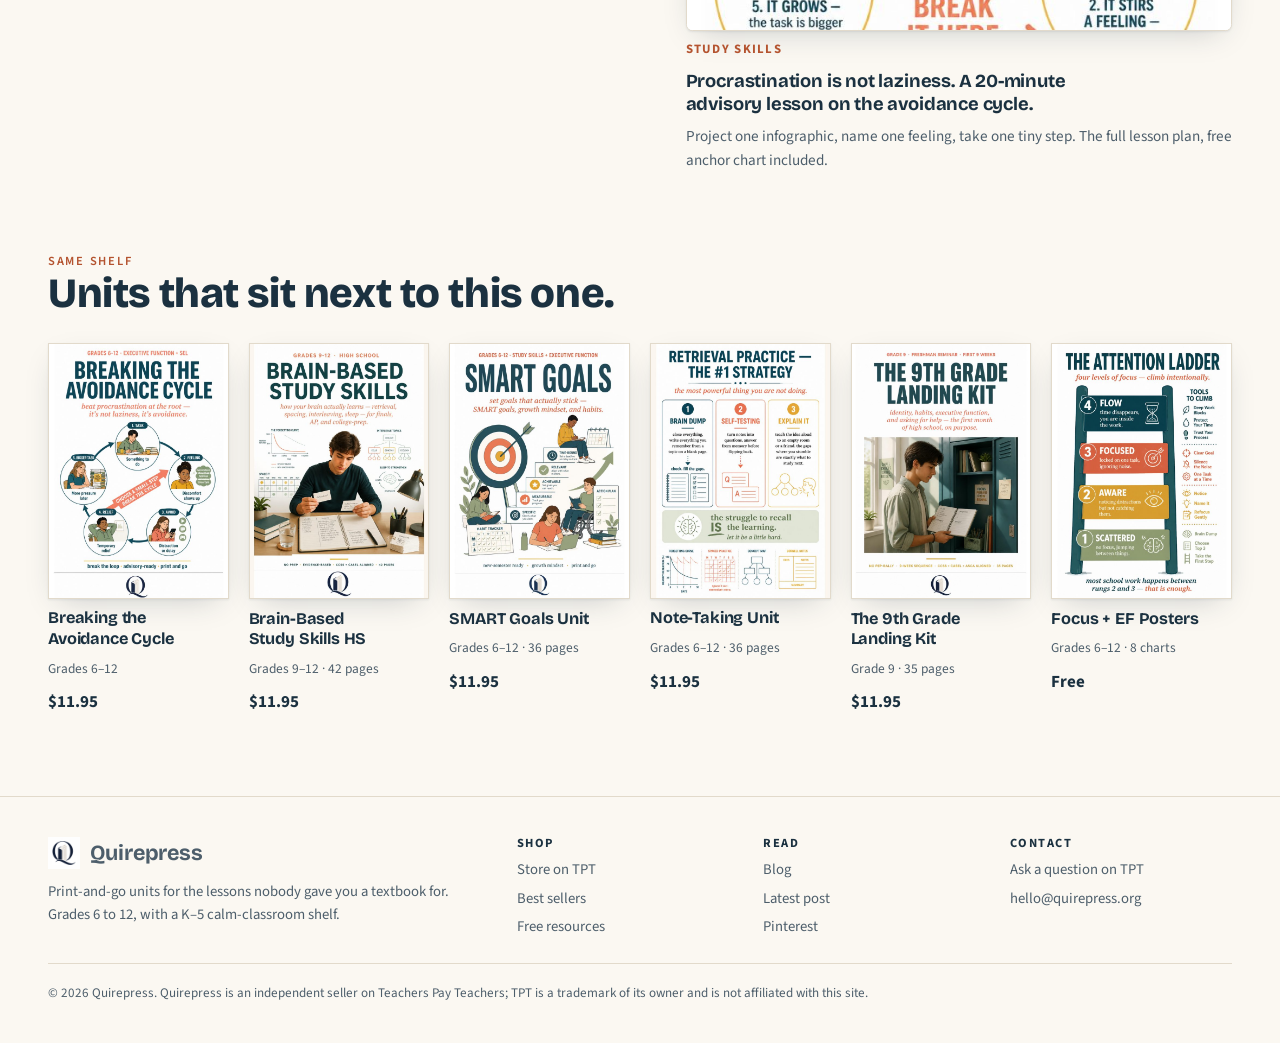
<file: product.html>
<!doctype html>
<html lang="en">
<head>
<meta charset="utf-8">
<meta name="viewport" content="width=device-width,initial-scale=1,viewport-fit=cover">
<title>The Procrastination Toolkit for Grades 6–12</title>
<meta name="description" content="A 25-page, print-and-go procrastination unit for grades 6 to 12: 10 evidence-based tools, a 4-week plan, facilitator notes and a parent letter. Sold on TPT.">
<link rel="canonical" href="https://quirepress.org/product.html">
<meta property="og:title" content="The Procrastination Toolkit for Grades 6–12">
<meta property="og:image" content="https://quirepress.org/img/procr-5.jpg">
<meta property="og:type" content="website">
<link rel="icon" href="img/q-mark.png">
<link rel="stylesheet" href="https://fonts.googleapis.com/css2?family=Bricolage+Grotesque:opsz,wght@12..96,500;12..96,700;12..96,800&family=Source+Serif+4:ital,opsz,wght@0,8..60,400;0,8..60,600;1,8..60,400&family=Source+Sans+3:wght@400;600;700&display=swap">
<link rel="stylesheet" href="style.css">
<style>
.buybar{position:sticky;top:calc(3.75rem + env(safe-area-inset-top,0px));z-index:10;background:var(--paper);border-bottom:1px solid var(--rule);padding-block:.6rem}
.buybar .wrap{display:flex;align-items:center;justify-content:space-between;gap:1rem}
.buybar .name{font-family:var(--display);font-weight:700;font-size:1rem;min-width:0;overflow:hidden;text-overflow:ellipsis;white-space:nowrap}
.pricebox{background:var(--card);border:1px solid var(--rule);border-radius:.6rem;padding:1.5rem}
.pricebox .big{font-family:var(--display);font-weight:800;font-size:2.4rem;line-height:1}
.faq details{border-bottom:1px solid var(--rule);padding-block:.8rem}
.faq summary{cursor:pointer;font-weight:600;list-style:none;display:flex;justify-content:space-between;gap:1rem}
.faq summary::after{content:"+";color:var(--ink-2)}
.faq details[open] summary::after{content:"–"}
.faq p{margin-top:.5rem;color:var(--ink-2)}
.tools{display:grid;gap:.75rem}
@media (min-width:40rem){.tools{grid-template-columns:repeat(3,1fr)}}
.tool{border:1px solid var(--rule);border-radius:.4rem;padding:1rem;background:var(--card)}
.tool b{display:block;font-family:var(--display);font-size:1.1rem}
.tool span{color:var(--ink-2);font-size:.93rem}
</style>
</head>
<body>
<header class="nav">
  <div class="wrap">
    <a class="brand" href="index.html"><img src="img/q-mark.png" alt="">Quirepress</a>
    <nav class="nav-links" aria-label="Main">
      <a href="index.html#study">Study skills</a>
      <a href="index.html#sel">SEL &amp; counseling</a>
      <a href="index.html#season">This month</a>
      <a href="index.html#free">Free</a>
      <a href="blog.html">Blog</a>
    </nav>
    <a class="btn" href="https://www.teacherspayteachers.com/store/quirepress">Shop on TPT</a>
  </div>
</header>
<div class="buybar">
  <div class="wrap">
    <span class="name">The Procrastination Toolkit · $10.00</span>
    <a class="btn btn-coral" href="https://www.teacherspayteachers.com/Product/The-Procrastination-Toolkit-10-Tools-4-Week-Plan-SEL-Grades-6-12-Health-16286324">Buy on TPT</a>
  </div>
</div>

<main>
<section class="section" style="padding-top:2rem">
  <div class="wrap split">
    <div>
      <p class="eyebrow"><a href="index.html#study" style="text-decoration:none">Study skills &amp; executive function</a> · grades 6–12</p>
      <h1 style="margin-top:.6rem;font-size:clamp(2rem,4.5vw,3.4rem)">The Procrastination Toolkit</h1>
      <p class="lede" style="margin-top:1rem">A 25-page, evidence-based kit for breaking the avoidance loop. Ten tools, one per page, a four-week recovery plan, a self-assessment, facilitator notes and a parent letter. No slides, no lectures, no shame.</p>
      <p class="meta" style="margin-top:1.2rem"><b>Grades 6–12</b><span>·</span><b>25 pages</b><span>·</span>PDF, printed pages only<span>·</span>No prep<span>·</span>SEL, Health, Advisory</p>
      <div class="pricebox" style="margin-top:1.5rem">
        <div style="display:flex;flex-wrap:wrap;align-items:end;justify-content:space-between;gap:1rem">
          <div><div class="big">$10.00</div><div style="color:var(--ink-2);font-size:.9rem;margin-top:.3rem">Single-classroom license. Instant download on TPT.</div></div>
          <a class="btn btn-coral btn-lg" href="https://www.teacherspayteachers.com/Product/The-Procrastination-Toolkit-10-Tools-4-Week-Plan-SEL-Grades-6-12-Health-16286324">Buy on TPT</a>
        </div>
        <ul class="checks" style="margin-top:1.2rem">
          <li>Also in the <a href="https://www.teacherspayteachers.com/Product/Executive-Function-Bundle-6-12-Procrastination-Organization-Time-Motivation-17552960">Executive Function Bundle 6–12</a>, with organization, time management and motivation</li>
          <li>Pairs with <a href="https://www.teacherspayteachers.com/Product/Breaking-the-Avoidance-Cycle-Beat-Procrastination-6-12-17768031">Breaking the Avoidance Cycle</a>, the 3–5 day mini-unit on the feeling behind the delay</li>
        </ul>
      </div>
    </div>
    <div class="fan" aria-label="Three pages from the toolkit">
      <div class="page p1"><img src="img/procr-5.jpg" alt="The procrastination cycle, the loop you are stuck in"></div>
      <div class="page p2"><img src="img/procr-1.jpg" alt="Cover: The Procrastination Toolkit"></div>
      <div class="page p3"><img src="img/procr-4.jpg" alt="Why your brain procrastinates, the limbic and prefrontal tug-of-war"></div>
    </div>
  </div>
</section>

<section class="section" style="padding-top:0">
  <div class="wrap">
    <div class="section-head"><div><p class="eyebrow">Look inside</p><h2>Seven of the twenty-five pages.</h2></div></div>
    <div class="gallery">
      <figure><div class="page"><img loading="lazy" decoding="async" src="img/procr-2.jpg" alt="Teacher implementation guide"></div><figcaption>p. 2 · Teacher implementation guide: what it includes, pacing, materials, prep time</figcaption></figure>
      <figure><div class="page"><img loading="lazy" decoding="async" src="img/procr-4.jpg" alt="Why your brain procrastinates"></div><figcaption>p. 4 · Why your brain procrastinates, the limbic–PFC tug-of-war</figcaption></figure>
      <figure><div class="page"><img loading="lazy" decoding="async" src="img/procr-5.jpg" alt="The procrastination cycle"></div><figcaption>p. 5 · The procrastination cycle, project this one</figcaption></figure>
      <figure><div class="page"><img loading="lazy" decoding="async" src="img/procr-6.jpg" alt="Tool 1: the 2-minute start"></div><figcaption>p. 6 · Tool 1 of 10: the 2-minute start</figcaption></figure>
      <figure><div class="page"><img loading="lazy" decoding="async" src="img/procr-7.jpg" alt="Tool 2: the smallest possible step"></div><figcaption>p. 7 · Tool 2 of 10: the smallest possible step</figcaption></figure>
      <figure><div class="page"><img loading="lazy" decoding="async" src="img/procr-8.jpg" alt="Tool 3: implementation intentions"></div><figcaption>p. 8 · Tool 3 of 10: implementation intentions</figcaption></figure>
      <figure><div class="page"><img loading="lazy" decoding="async" src="img/avoid-8.jpg" alt="Name the feeling first, anchor chart"></div><figcaption>Companion · “Name the feeling first” anchor chart from Breaking the Avoidance Cycle</figcaption></figure>
    </div>
  </div>
</section>

<section class="section" style="background:var(--card);border-block:1px solid var(--rule)">
  <div class="wrap">
    <div class="split" style="align-items:start">
      <div>
        <p class="eyebrow">What is inside</p>
        <h2 style="margin-top:.6rem">Ten tools, one page each.</h2>
        <p class="lede" style="margin-top:.8rem">Each tool page has the same three parts: the tool, why it works, and a try-it box students fill in before the bell. The first three:</p>
        <div class="tools" style="margin-top:1.2rem">
          <div class="tool"><b>1 · The 2-minute start</b><span>Lower the activation energy. Commit to two minutes, then choose to stop or continue.</span></div>
          <div class="tool"><b>2 · The smallest possible step</b><span>“Write the essay” becomes “open the doc.” Shrink the task until it stops feeling threatening.</span></div>
          <div class="tool"><b>3 · Implementation intentions</b><span>When [trigger] happens, I will [action] at [place]. Removes the decision step.</span></div>
        </div>
        <ul class="checks" style="margin-top:1.4rem">
          <li>What procrastination actually is (spoiler: not laziness) and the science behind it, with sources</li>
          <li>The procrastination cycle infographic, built for projection</li>
          <li>Tools 4 to 10, the 4-week recovery plan and the self-assessment</li>
          <li>Facilitator notes and a parent communication letter</li>
        </ul>
      </div>
      <div class="cards">
        <div class="card"><h3>How teachers run it</h3><p>One tool every two or three days across four weeks. Or a two-day intensive. Or keep the kit in the classroom and pull tools as students need them.</p></div>
        <div class="card"><h3>Materials and prep</h3><p>Printed pages only. Optional: a timer and an accountability partner. Prep time is five minutes, which is the time it takes to print.</p></div>
        <div class="card"><h3>Who it is for</h3><p>Grades 6 to 12. Advisory, health, SEL blocks, study hall, counseling groups, and the one student who needs it in a 1:1.</p></div>
      </div>
    </div>
  </div>
</section>

<section class="section">
  <div class="wrap split" style="align-items:start">
    <div>
      <p class="eyebrow">Questions</p>
      <h2 style="margin-top:.6rem">Before you buy.</h2>
      <div class="faq" style="margin-top:1rem">
        <details><summary>Is it editable?</summary><p>No. It is a PDF of printed pages. There is no slides file and no text document. What you see in the preview is exactly what you download.</p></details>
        <details><summary>Do students need devices?</summary><p>No. Project the two infographics if you like, then everything else is paper and pencil.</p></details>
        <details><summary>Is it a 4-week unit or a one-off?</summary><p>Both work. The pages are independent, so a single tool stands alone for a 15-minute advisory block. Run all ten and you have a four-week arc.</p></details>
        <details><summary>What is the license?</summary><p>One classroom. Additional licenses for colleagues are discounted at checkout on TPT.</p></details>
        <details><summary>What does “evidence-based” mean here?</summary><p>Each science page names its sources on the page (for example Pychyl, Sirois and Tice on procrastination as emotion regulation; Gollwitzer on implementation intentions).</p></details>
      </div>
    </div>
    <div>
      <p class="eyebrow">Read first</p>
      <h2 style="margin-top:.6rem">Teach one tool this week.</h2>
      <a class="post" href="procrastination-lesson-avoidance-cycle.html" style="margin-top:1rem"><div class="thumb"><img loading="lazy" decoding="async" src="img/avoid-6.jpg" alt="The avoidance cycle infographic"></div><span class="kicker">Study skills</span><h3>Procrastination is not laziness. A 20-minute advisory lesson on the avoidance cycle.</h3><p>Project one infographic, name one feeling, take one tiny step. The full lesson plan, free anchor chart included.</p></a>
    </div>
  </div>
</section>

<section class="section" style="padding-top:0">
  <div class="wrap">
    <div class="section-head"><div><p class="eyebrow">Same shelf</p><h2>Units that sit next to this one.</h2></div></div>
    <div class="shelf">
      <a class="product" href="https://www.teacherspayteachers.com/Product/Breaking-the-Avoidance-Cycle-Beat-Procrastination-6-12-17768031"><div class="page"><img loading="lazy" decoding="async" src="img/avoid-1.jpg" alt="Cover: Breaking the Avoidance Cycle"></div><h3>Breaking the Avoidance Cycle</h3><p class="meta"><span>Grades 6–12</span></p><p class="price">$11.95</p></a>
      <a class="product" href="https://www.teacherspayteachers.com/Product/Brain-Based-Study-Skills-High-School-Retrieval-Spacing-Sleep-Exam-Prep-9-12-16738622"><div class="page"><img loading="lazy" decoding="async" src="img/study-1.jpg" alt="Cover: Brain-Based Study Skills HS"></div><h3>Brain-Based Study Skills HS</h3><p class="meta"><span>Grades 9–12 · 42 pages</span></p><p class="price">$11.95</p></a>
      <a class="product" href="https://www.teacherspayteachers.com/Product/SMART-Goals-Unit-Goal-Setting-Growth-Mindset-6-12-17644925"><div class="page"><img loading="lazy" decoding="async" src="img/smart-1.jpg" alt="Cover: SMART Goals Unit"></div><h3>SMART Goals Unit</h3><p class="meta"><span>Grades 6–12 · 36 pages</span></p><p class="price">$11.95</p></a>
      <a class="product" href="https://www.teacherspayteachers.com/Product/Note-Taking-Unit-Cornell-Mind-Maps-More-6-12-17653762"><div class="page"><img loading="lazy" decoding="async" src="img/study-7.jpg" alt="Retrieval practice page"></div><h3>Note-Taking Unit</h3><p class="meta"><span>Grades 6–12 · 36 pages</span></p><p class="price">$11.95</p></a>
      <a class="product" href="https://www.teacherspayteachers.com/Product/9th-Grade-Landing-Kit-Freshman-Seminar-Identity-Habits-EF-First-9-Weeks-16453225"><div class="page"><img loading="lazy" decoding="async" src="img/ninth-1.jpg" alt="Cover: The 9th Grade Landing Kit"></div><h3>The 9th Grade Landing Kit</h3><p class="meta"><span>Grade 9 · 35 pages</span></p><p class="price">$11.95</p></a>
      <a class="product" href="https://www.teacherspayteachers.com/Product/FREE-Focus-Executive-Function-Posters-8-Anchor-Charts-Grades-6-12-SEL-Health-16286095"><div class="page"><img loading="lazy" decoding="async" src="img/free-2.jpg" alt="Free Focus posters"></div><h3>Focus + EF Posters</h3><p class="meta"><span>Grades 6–12 · 8 charts</span></p><p class="price">Free</p></a>
    </div>
  </div>
</section>
</main>

<footer>
  <div class="wrap">
    <div>
      <a class="brand" href="index.html"><img loading="lazy" decoding="async" src="img/q-mark.png" alt="">Quirepress</a>
      <p style="margin-top:.7rem;max-width:30rem">Print-and-go units for the lessons nobody gave you a textbook for. Grades 6 to 12, with a K–5 calm-classroom shelf.</p>
    </div>
    <div><h4>Shop</h4><ul><li><a href="https://www.teacherspayteachers.com/store/quirepress">Store on TPT</a></li><li><a href="index.html#study">Best sellers</a></li><li><a href="index.html#free">Free resources</a></li></ul></div>
    <div><h4>Read</h4><ul><li><a href="blog.html">Blog</a></li><li><a href="procrastination-lesson-avoidance-cycle.html">Latest post</a></li><li><a href="https://www.pinterest.com/quirepress/">Pinterest</a></li></ul></div>
    <div><h4>Contact</h4><ul><li><a href="https://www.teacherspayteachers.com/store/quirepress">Ask a question on TPT</a></li><li><span>hello@quirepress.org</span></li></ul></div>
    <p class="legal">© 2026 Quirepress. Quirepress is an independent seller on Teachers Pay Teachers; TPT is a trademark of its owner and is not affiliated with this site.</p>
  </div>
</footer>
</body>
</html>
</file>
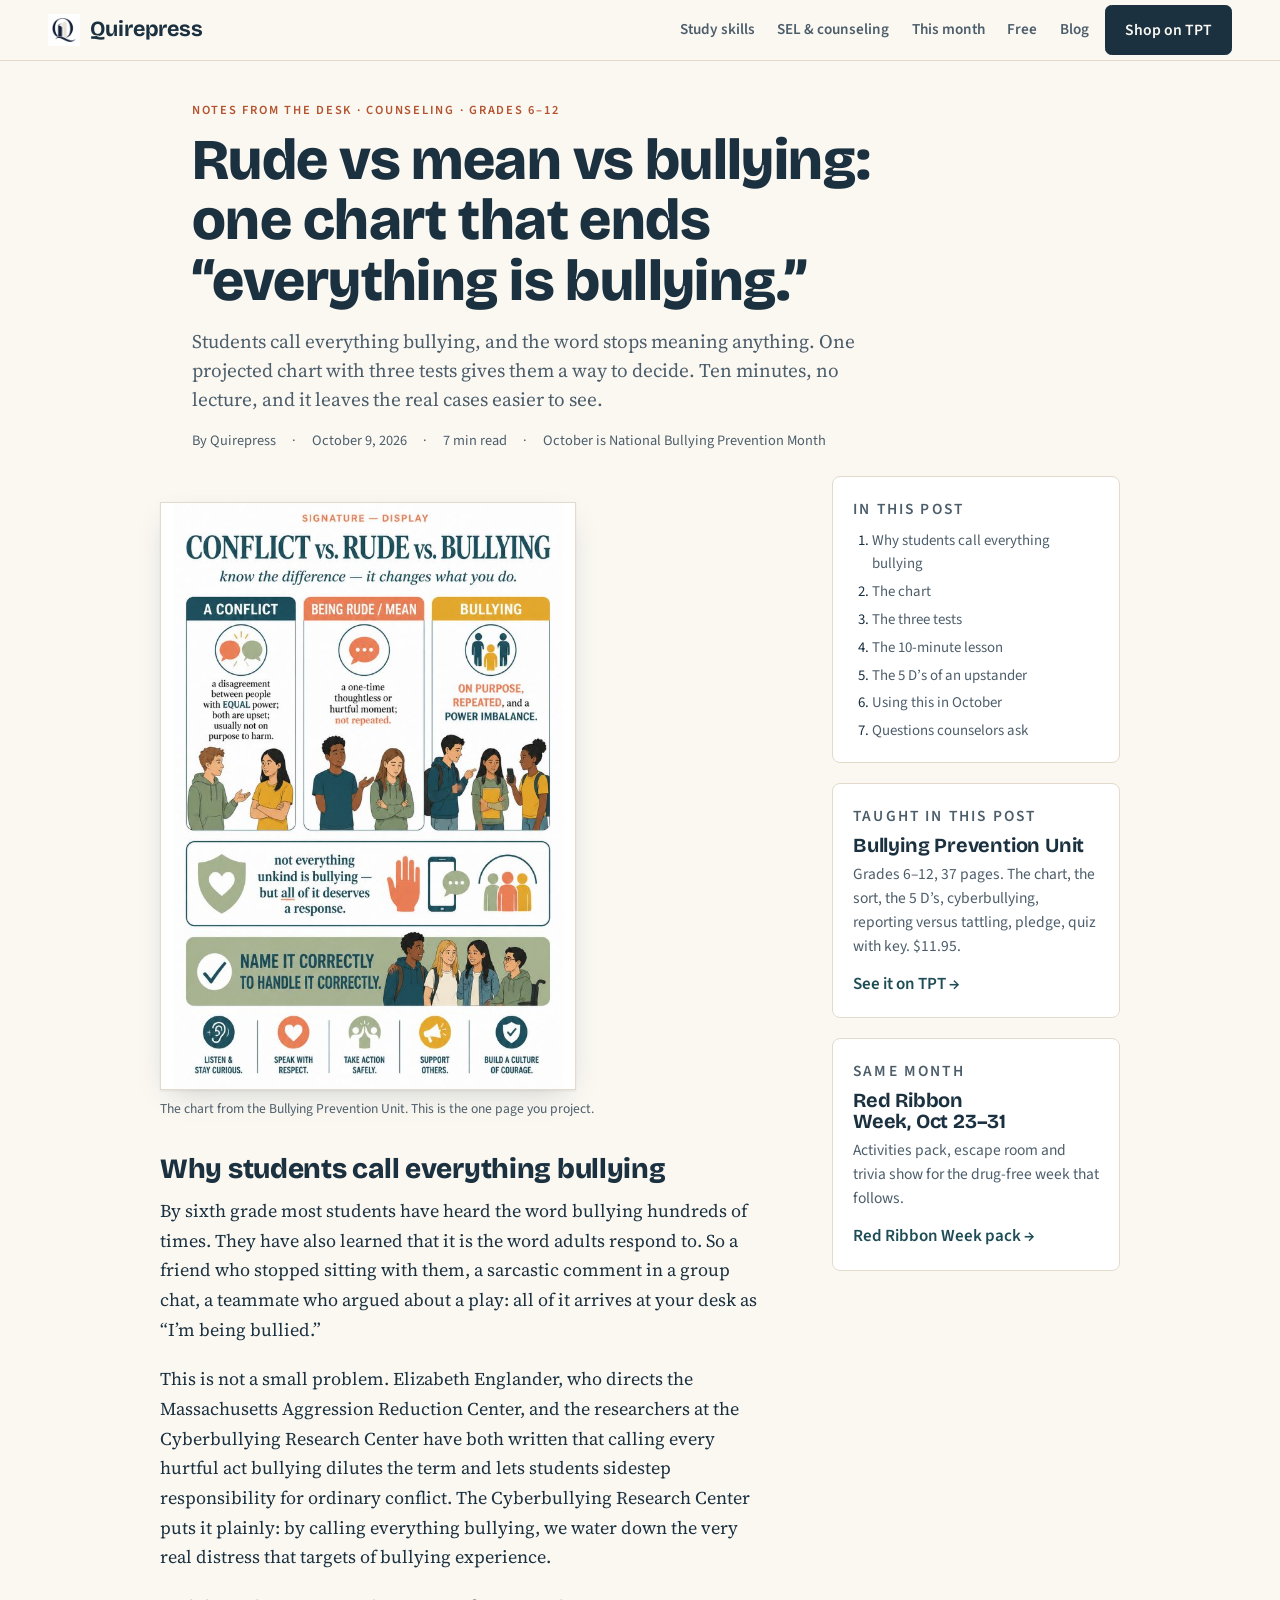
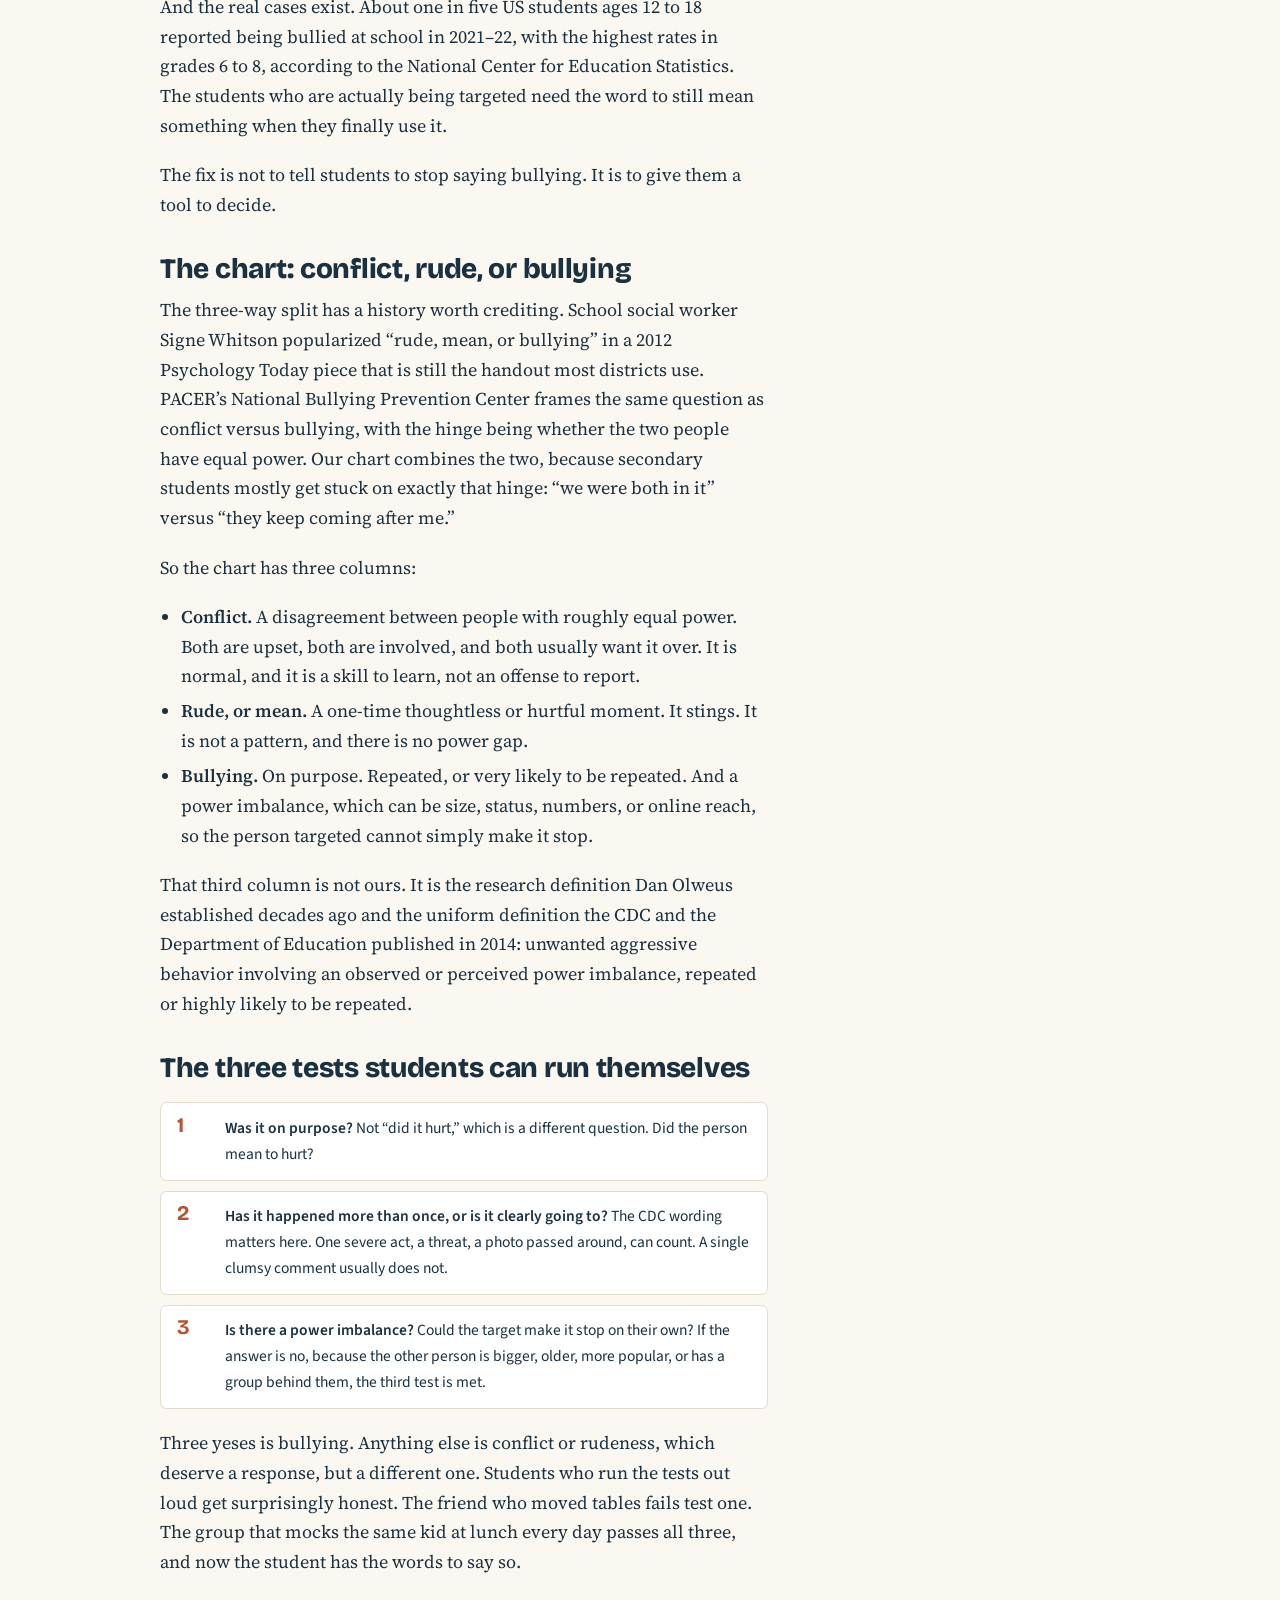
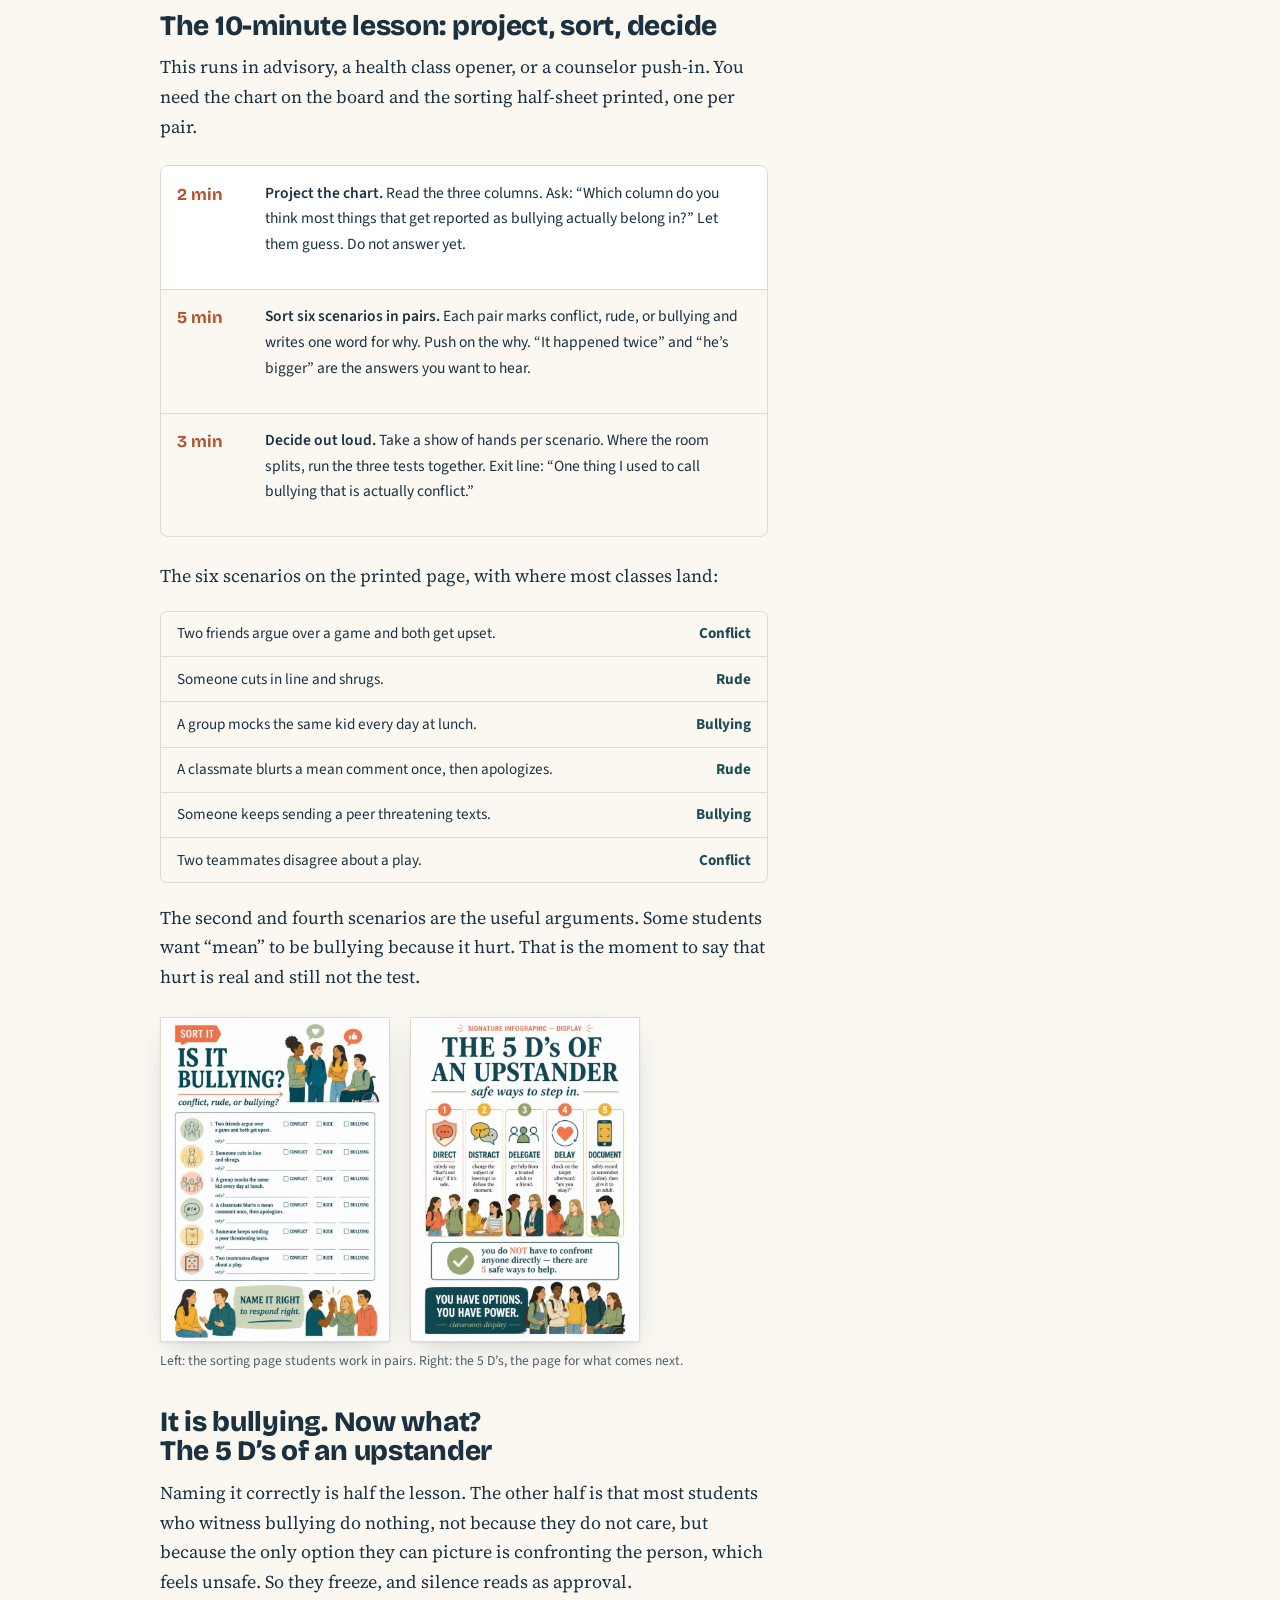
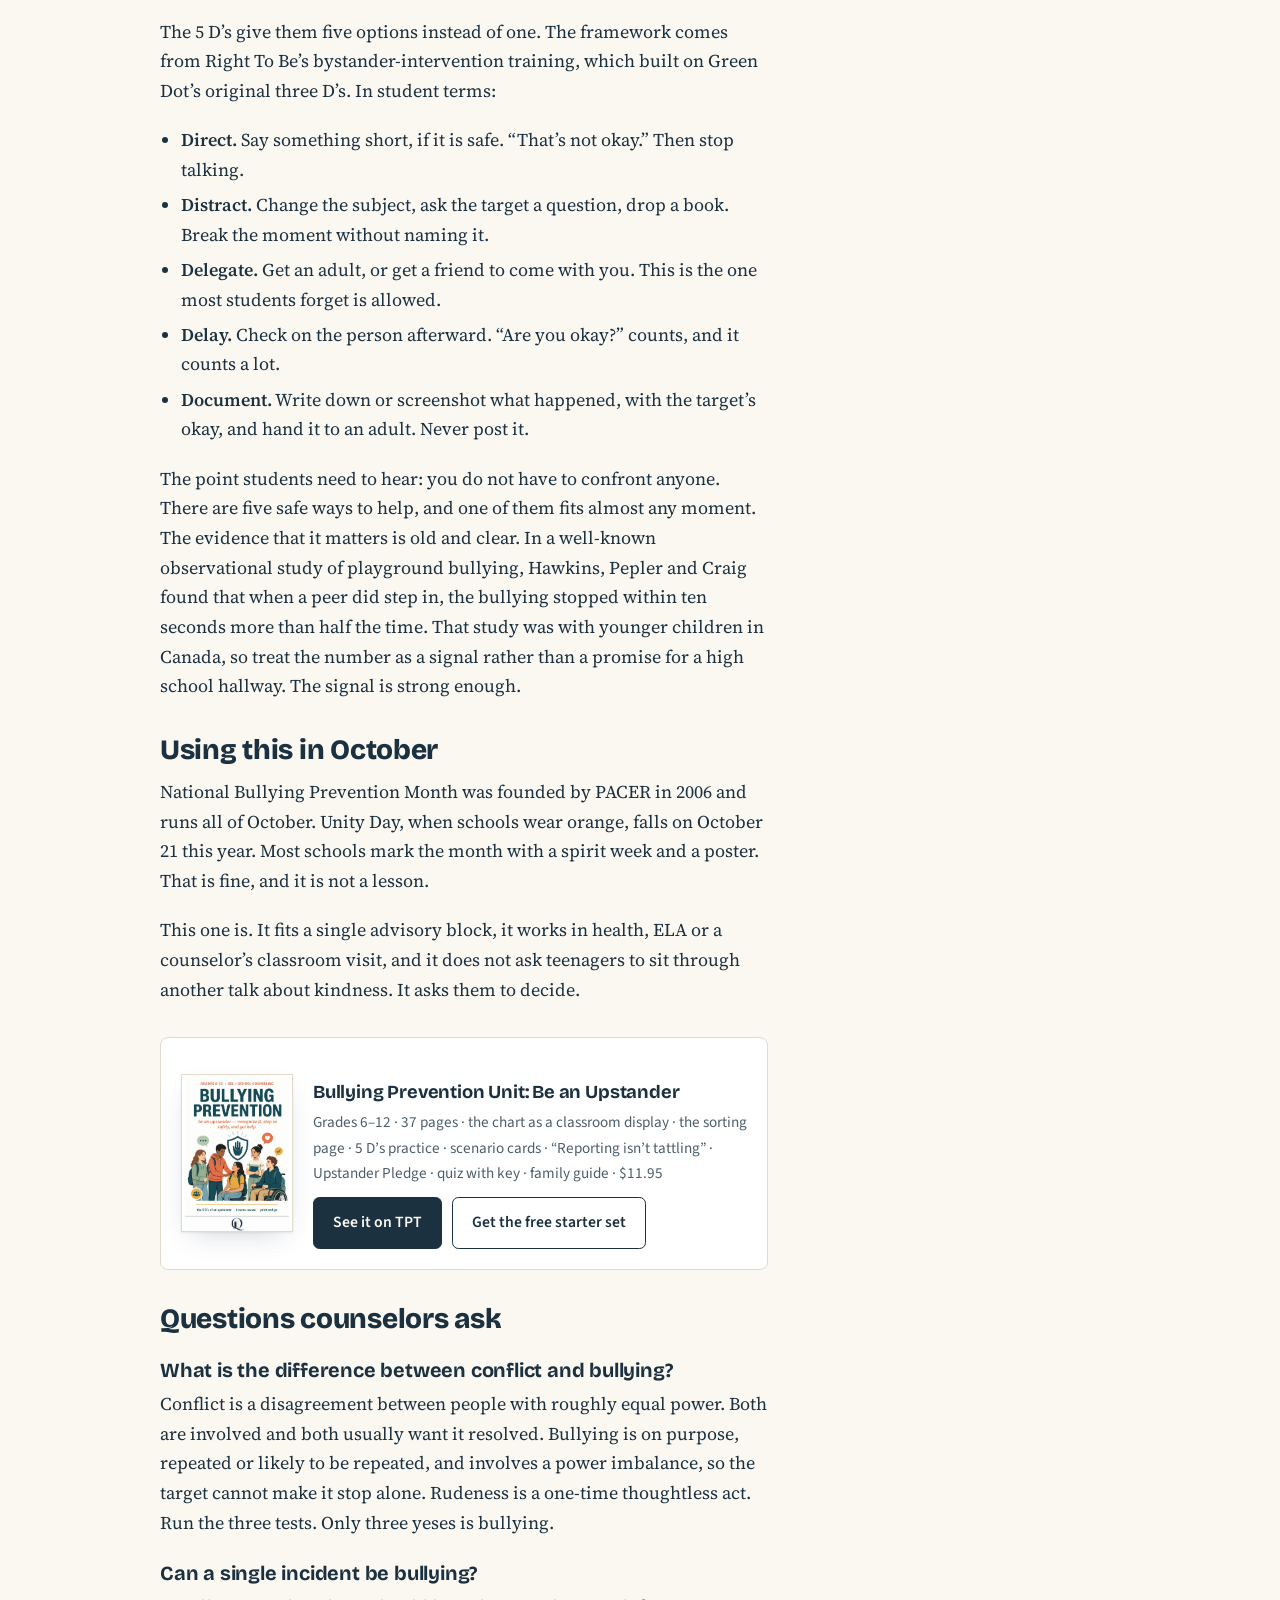
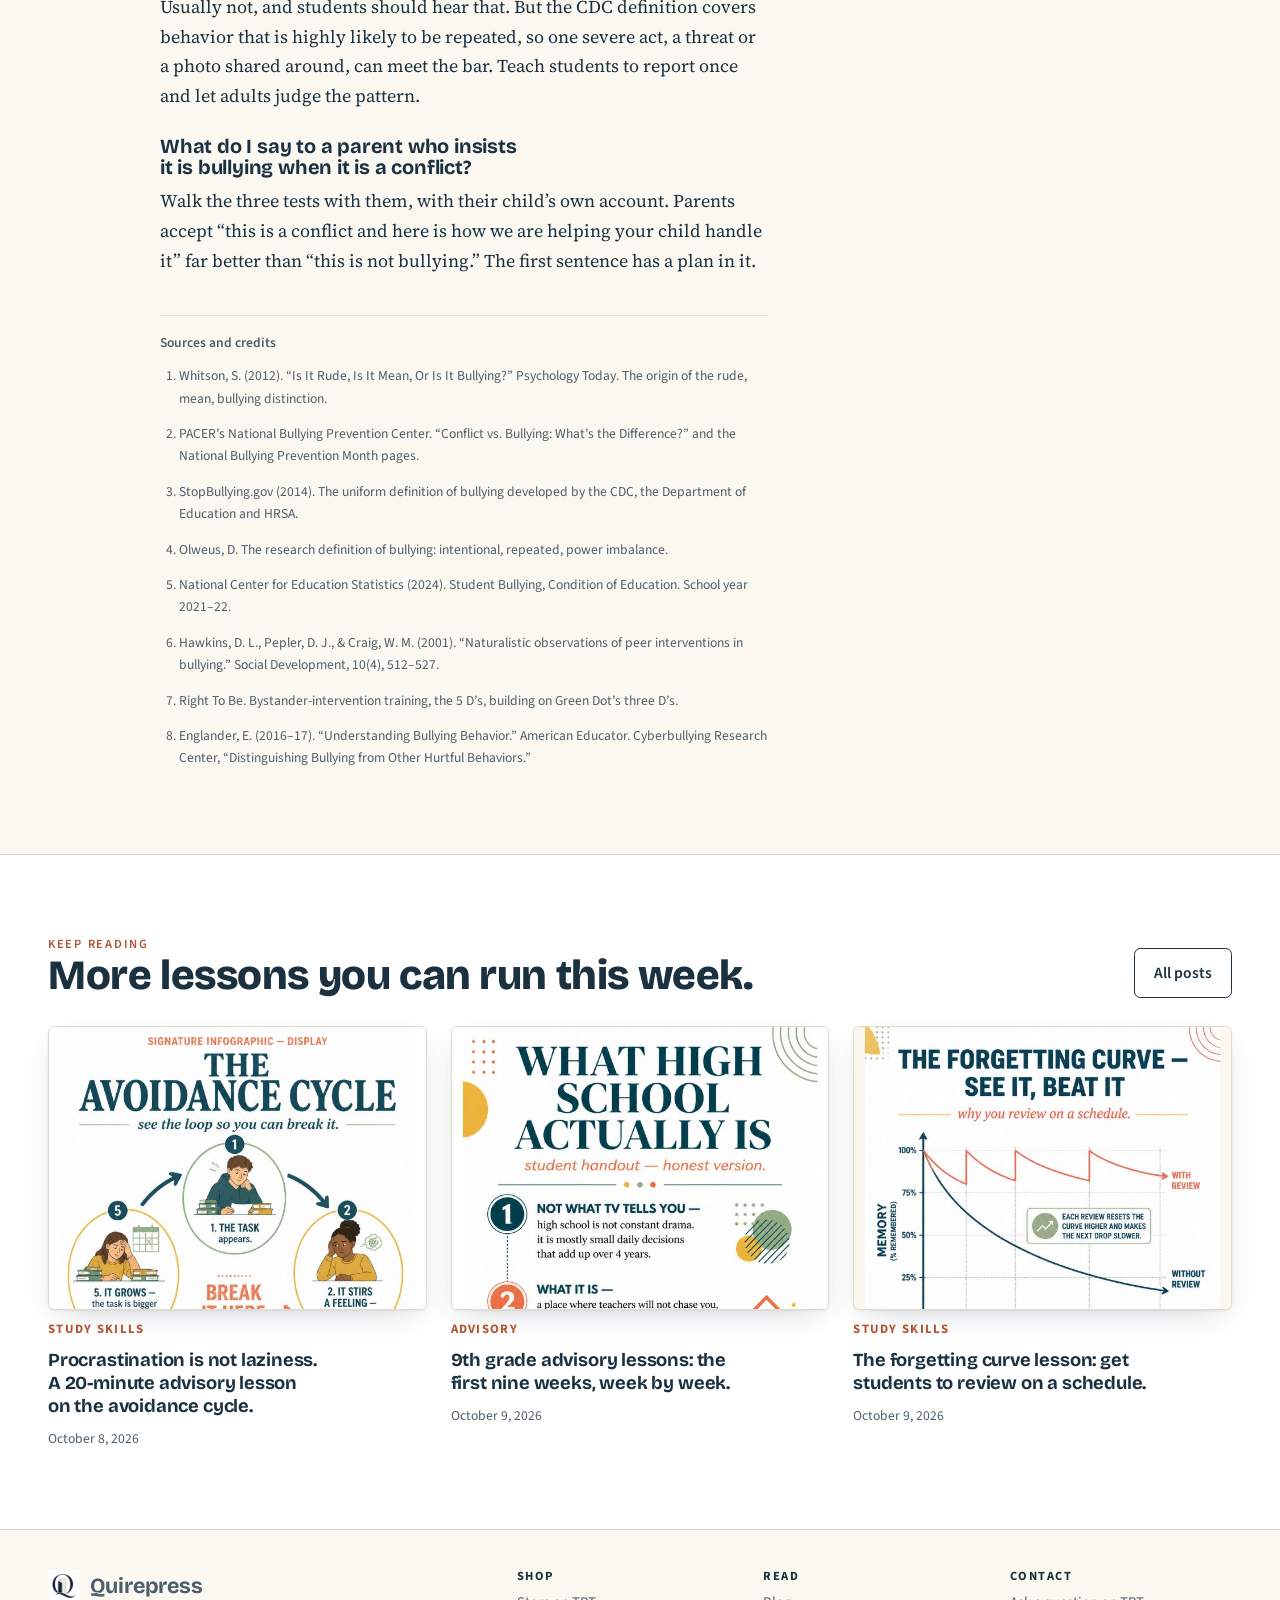
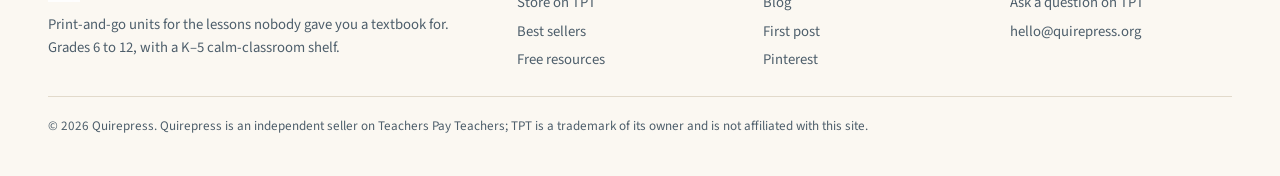
<file: rude-vs-mean-vs-bullying-chart-lesson.html>
<!doctype html>
<html lang="en">
<head>
<meta charset="utf-8">
<meta name="viewport" content="width=device-width,initial-scale=1,viewport-fit=cover">
<title>Rude vs Mean vs Bullying: A Chart and 10-Minute Lesson</title>
<meta name="description" content="A projectable conflict vs rude vs bullying chart plus a 10-minute lesson for grades 6–12. Three tests, teen scenarios, and the 5 D's of an upstander.">
<link rel="canonical" href="https://quirepress.org/rude-vs-mean-vs-bullying-chart-lesson.html">
<meta property="og:title" content="Rude vs Mean vs Bullying: A Chart and 10-Minute Lesson">
<meta property="og:description" content="Three tests students can run themselves, a 10-minute lesson, and the 5 D's of an upstander. Grades 6–12.">
<meta property="og:image" content="https://quirepress.org/img/bully-7.jpg">
<meta property="og:type" content="article">
<link rel="icon" href="img/q-mark.png">
<link rel="stylesheet" href="https://fonts.googleapis.com/css2?family=Bricolage+Grotesque:opsz,wght@12..96,500;12..96,700;12..96,800&family=Source+Serif+4:ital,opsz,wght@0,8..60,400;0,8..60,600;1,8..60,400&family=Source+Sans+3:wght@400;600;700&display=swap">
<link rel="stylesheet" href="style.css">
<style>
.article{display:grid;gap:2.5rem}
@media (min-width:64rem){.article{grid-template-columns:minmax(0,38rem) 18rem;gap:4rem;justify-content:center}}
.aside{display:grid;gap:1.25rem;align-content:start}
@media (min-width:64rem){.aside{position:sticky;top:calc(4.5rem + env(safe-area-inset-top,0px))}}
.toc{font-family:var(--sans);font-size:.93rem}
.toc ol{padding-left:1.2rem;margin:.5rem 0 0;display:grid;gap:.3rem}
.toc a{text-decoration:none;color:var(--ink-2)}
.toc a:hover{color:var(--ink)}
.byline{display:flex;flex-wrap:wrap;gap:.4rem 1rem;font-size:.9rem;color:var(--ink-2);margin-top:1rem}
.plan{border:1px solid var(--rule);border-radius:.5rem;overflow:hidden;font-family:var(--sans);margin:1.5rem 0}
.plan div{display:grid;grid-template-columns:4.5rem 1fr;gap:1rem;padding:.9rem 1rem;border-top:1px solid var(--rule)}
.plan div:first-child{border-top:0;background:var(--card)}
.plan b{font-family:var(--display);font-size:1.05rem;color:var(--coral-ink)}
.plan p{font-size:.97rem}
.tests{display:grid;gap:.6rem;margin:1.2rem 0;font-family:var(--sans)}
.tests div{display:grid;grid-template-columns:2.2rem 1fr;gap:.8rem;align-items:start;background:var(--card);border:1px solid var(--rule);border-radius:.4rem;padding:.8rem 1rem}
.tests b{font-family:var(--display);font-size:1.3rem;color:var(--coral-ink);line-height:1}
.tests p{font-size:.97rem;margin:0}
.sort{font-family:var(--sans);font-size:.95rem;border:1px solid var(--rule);border-radius:.4rem;overflow:hidden;margin:1.2rem 0}
.sort div{display:grid;grid-template-columns:1fr 6.5rem;gap:1rem;padding:.6rem 1rem;border-top:1px solid var(--rule)}
.sort div:first-child{border-top:0}
.sort span:last-child{font-weight:700;color:var(--teal);text-align:right}
.credit{font-family:var(--sans);font-size:.85rem;color:var(--ink-2);border-top:1px solid var(--rule);padding-top:1rem;margin-top:2.5rem}
.credit ol{padding-left:1.2rem;margin:.4rem 0 0;display:grid;gap:.3rem}
</style>
<script type="application/ld+json">
{"@context":"https://schema.org","@graph":[
{"@type":"Article","headline":"Rude vs Mean vs Bullying: One Chart That Ends “Everything Is Bullying”","datePublished":"2026-10-09","dateModified":"2026-10-09","author":{"@type":"Organization","name":"Quirepress","url":"https://quirepress.org/"},"publisher":{"@type":"Organization","name":"Quirepress","url":"https://quirepress.org/"},"image":"https://quirepress.org/img/bully-7.jpg","mainEntityOfPage":"https://quirepress.org/rude-vs-mean-vs-bullying-chart-lesson.html","description":"A projectable conflict vs rude vs bullying chart plus a 10-minute lesson for grades 6–12. Three tests, teen scenarios, and the 5 D's of an upstander."},
{"@type":"FAQPage","mainEntity":[
{"@type":"Question","name":"What is the difference between conflict and bullying?","acceptedAnswer":{"@type":"Answer","text":"Conflict is a disagreement between people with roughly equal power, where both sides are involved and usually want it resolved. Bullying is on purpose, repeated or likely to be repeated, and involves a power imbalance, so the person targeted cannot simply make it stop. Being rude is a one-time thoughtless act. Run three tests: on purpose, repeated, power imbalance. Only yes to all three is bullying."}},
{"@type":"Question","name":"Can a single incident be bullying?","acceptedAnswer":{"@type":"Answer","text":"Usually not. Researchers since Dan Olweus and the CDC's uniform definition treat repetition as a core feature, but the CDC definition also covers behavior that is highly likely to be repeated, so one severe act such as a threat or a shared photo can meet the bar. Teach students to report once and let adults judge the pattern."}},
{"@type":"Question","name":"What are the 5 D's of being an upstander?","acceptedAnswer":{"@type":"Answer","text":"Direct, Distract, Delegate, Delay and Document. The framework comes from Right To Be's bystander-intervention training and lets a student pick the option that feels safe rather than requiring a confrontation."}}]}]}
</script>
</head>
<body>
<header class="nav">
  <div class="wrap">
    <a class="brand" href="index.html"><img src="img/q-mark.png" alt="">Quirepress</a>
    <nav class="nav-links" aria-label="Main">
      <a href="index.html#study">Study skills</a>
      <a href="index.html#sel">SEL &amp; counseling</a>
      <a href="index.html#season">This month</a>
      <a href="index.html#free">Free</a>
      <a href="blog.html">Blog</a>
    </nav>
    <a class="btn" href="https://www.teacherspayteachers.com/store/quirepress">Shop on TPT</a>
  </div>
</header>

<main>
<section class="section" style="padding-top:2.5rem;padding-bottom:1.5rem">
  <div class="wrap" style="max-width:60rem">
    <p class="eyebrow"><a href="blog.html" style="text-decoration:none">Notes from the desk</a> · Counseling · Grades 6–12</p>
    <h1 style="margin-top:.6rem;font-size:clamp(2rem,4.8vw,3.6rem)">Rude vs mean vs bullying: one chart that ends “everything is bullying.”</h1>
    <p class="lede" style="margin-top:1rem;max-width:44rem">Students call everything bullying, and the word stops meaning anything. One projected chart with three tests gives them a way to decide. Ten minutes, no lecture, and it leaves the real cases easier to see.</p>
    <p class="byline"><span>By Quirepress</span><span>·</span><time datetime="2026-10-09">October 9, 2026</time><span>·</span><span>7 min read</span><span>·</span><span>October is National Bullying Prevention Month</span></p>
  </div>
</section>

<section class="section" style="padding-top:0">
  <div class="wrap article">
    <article class="prose">
      <figure>
        <div class="page" style="max-width:26rem"><img src="img/bully-7.jpg" alt="Conflict vs rude vs bullying chart for grades 6 to 12: conflict is a disagreement between equals, rude is a one-time thoughtless moment, bullying is on purpose, repeated, with a power imbalance"></div>
        <figcaption>The chart from the Bullying Prevention Unit. This is the one page you project.</figcaption>
      </figure>

      <h2 id="why">Why students call everything bullying</h2>
      <p>By sixth grade most students have heard the word bullying hundreds of times. They have also learned that it is the word adults respond to. So a friend who stopped sitting with them, a sarcastic comment in a group chat, a teammate who argued about a play: all of it arrives at your desk as “I’m being bullied.”</p>
      <p>This is not a small problem. Elizabeth Englander, who directs the Massachusetts Aggression Reduction Center, and the researchers at the Cyberbullying Research Center have both written that calling every hurtful act bullying dilutes the term and lets students sidestep responsibility for ordinary conflict. The Cyberbullying Research Center puts it plainly: by calling everything bullying, we water down the very real distress that targets of bullying experience.</p>
      <p>And the real cases exist. About one in five US students ages 12 to 18 reported being bullied at school in 2021–22, with the highest rates in grades 6 to 8, according to the National Center for Education Statistics. The students who are actually being targeted need the word to still mean something when they finally use it.</p>
      <p>The fix is not to tell students to stop saying bullying. It is to give them a tool to decide.</p>

      <h2 id="chart">The chart: conflict, rude, or bullying</h2>
      <p>The three-way split has a history worth crediting. School social worker Signe Whitson popularized “rude, mean, or bullying” in a 2012 Psychology Today piece that is still the handout most districts use. PACER’s National Bullying Prevention Center frames the same question as conflict versus bullying, with the hinge being whether the two people have equal power. Our chart combines the two, because secondary students mostly get stuck on exactly that hinge: “we were both in it” versus “they keep coming after me.”</p>
      <p>So the chart has three columns:</p>
      <ul>
        <li><strong>Conflict.</strong> A disagreement between people with roughly equal power. Both are upset, both are involved, and both usually want it over. It is normal, and it is a skill to learn, not an offense to report.</li>
        <li><strong>Rude, or mean.</strong> A one-time thoughtless or hurtful moment. It stings. It is not a pattern, and there is no power gap.</li>
        <li><strong>Bullying.</strong> On purpose. Repeated, or very likely to be repeated. And a power imbalance, which can be size, status, numbers, or online reach, so the person targeted cannot simply make it stop.</li>
      </ul>
      <p>That third column is not ours. It is the research definition Dan Olweus established decades ago and the uniform definition the CDC and the Department of Education published in 2014: unwanted aggressive behavior involving an observed or perceived power imbalance, repeated or highly likely to be repeated.</p>

      <h2 id="tests">The three tests students can run themselves</h2>
      <div class="tests">
        <div><b>1</b><p><strong>Was it on purpose?</strong> Not “did it hurt,” which is a different question. Did the person mean to hurt?</p></div>
        <div><b>2</b><p><strong>Has it happened more than once, or is it clearly going to?</strong> The CDC wording matters here. One severe act, a threat, a photo passed around, can count. A single clumsy comment usually does not.</p></div>
        <div><b>3</b><p><strong>Is there a power imbalance?</strong> Could the target make it stop on their own? If the answer is no, because the other person is bigger, older, more popular, or has a group behind them, the third test is met.</p></div>
      </div>
      <p>Three yeses is bullying. Anything else is conflict or rudeness, which deserve a response, but a different one. Students who run the tests out loud get surprisingly honest. The friend who moved tables fails test one. The group that mocks the same kid at lunch every day passes all three, and now the student has the words to say so.</p>

      <h2 id="lesson">The 10-minute lesson: project, sort, decide</h2>
      <p>This runs in advisory, a health class opener, or a counselor push-in. You need the chart on the board and the sorting half-sheet printed, one per pair.</p>
      <div class="plan">
        <div><b>2 min</b><p><strong>Project the chart.</strong> Read the three columns. Ask: “Which column do you think most things that get reported as bullying actually belong in?” Let them guess. Do not answer yet.</p></div>
        <div><b>5 min</b><p><strong>Sort six scenarios in pairs.</strong> Each pair marks conflict, rude, or bullying and writes one word for why. Push on the why. “It happened twice” and “he’s bigger” are the answers you want to hear.</p></div>
        <div><b>3 min</b><p><strong>Decide out loud.</strong> Take a show of hands per scenario. Where the room splits, run the three tests together. Exit line: “One thing I used to call bullying that is actually conflict.”</p></div>
      </div>
      <p>The six scenarios on the printed page, with where most classes land:</p>
      <div class="sort">
        <div><span>Two friends argue over a game and both get upset.</span><span>Conflict</span></div>
        <div><span>Someone cuts in line and shrugs.</span><span>Rude</span></div>
        <div><span>A group mocks the same kid every day at lunch.</span><span>Bullying</span></div>
        <div><span>A classmate blurts a mean comment once, then apologizes.</span><span>Rude</span></div>
        <div><span>Someone keeps sending a peer threatening texts.</span><span>Bullying</span></div>
        <div><span>Two teammates disagree about a play.</span><span>Conflict</span></div>
      </div>
      <p>The second and fourth scenarios are the useful arguments. Some students want “mean” to be bullying because it hurt. That is the moment to say that hurt is real and still not the test.</p>

      <figure>
        <div class="gallery" style="grid-template-columns:repeat(2,1fr);max-width:30rem">
          <div class="page"><img src="img/bully-18.jpg" alt="Is it bullying? sorting worksheet with six scenarios and conflict, rude, bullying checkboxes"></div>
          <div class="page"><img src="img/bully-10.jpg" alt="The 5 D's of an upstander infographic: direct, distract, delegate, delay, document"></div>
        </div>
        <figcaption>Left: the sorting page students work in pairs. Right: the 5 D’s, the page for what comes next.</figcaption>
      </figure>

      <h2 id="upstander">It is bullying. Now what? The 5 D’s of an upstander</h2>
      <p>Naming it correctly is half the lesson. The other half is that most students who witness bullying do nothing, not because they do not care, but because the only option they can picture is confronting the person, which feels unsafe. So they freeze, and silence reads as approval.</p>
      <p>The 5 D’s give them five options instead of one. The framework comes from Right To Be’s bystander-intervention training, which built on Green Dot’s original three D’s. In student terms:</p>
      <ul>
        <li><strong>Direct.</strong> Say something short, if it is safe. “That’s not okay.” Then stop talking.</li>
        <li><strong>Distract.</strong> Change the subject, ask the target a question, drop a book. Break the moment without naming it.</li>
        <li><strong>Delegate.</strong> Get an adult, or get a friend to come with you. This is the one most students forget is allowed.</li>
        <li><strong>Delay.</strong> Check on the person afterward. “Are you okay?” counts, and it counts a lot.</li>
        <li><strong>Document.</strong> Write down or screenshot what happened, with the target’s okay, and hand it to an adult. Never post it.</li>
      </ul>
      <p>The point students need to hear: you do not have to confront anyone. There are five safe ways to help, and one of them fits almost any moment. The evidence that it matters is old and clear. In a well-known observational study of playground bullying, Hawkins, Pepler and Craig found that when a peer did step in, the bullying stopped within ten seconds more than half the time. That study was with younger children in Canada, so treat the number as a signal rather than a promise for a high school hallway. The signal is strong enough.</p>

      <h2 id="october">Using this in October</h2>
      <p>National Bullying Prevention Month was founded by PACER in 2006 and runs all of October. Unity Day, when schools wear orange, falls on October 21 this year. Most schools mark the month with a spirit week and a poster. That is fine, and it is not a lesson.</p>
      <p>This one is. It fits a single advisory block, it works in health, ELA or a counselor’s classroom visit, and it does not ask teenagers to sit through another talk about kindness. It asks them to decide.</p>

      <div class="product-inline">
        <div class="page"><img loading="lazy" decoding="async" src="img/bully-1.jpg" alt="Cover: Bullying Prevention, be an upstander, grades 6 to 12"></div>
        <div>
          <h3>Bullying Prevention Unit: Be an Upstander</h3>
          <p>Grades 6–12 · 37 pages · the chart as a classroom display · the sorting page · 5 D’s practice · scenario cards · “Reporting isn’t tattling” · Upstander Pledge · quiz with key · family guide · $11.95</p>
          <div style="display:flex;flex-wrap:wrap;gap:.6rem"><a class="btn" href="https://www.teacherspayteachers.com/Product/Bullying-Prevention-Unit-Be-an-Upstander-SEL-6-12-17644881">See it on TPT</a><a class="btn btn-ghost" href="index.html#free">Get the free starter set</a></div>
        </div>
      </div>

      <h2 id="faq">Questions counselors ask</h2>
      <h3>What is the difference between conflict and bullying?</h3>
      <p>Conflict is a disagreement between people with roughly equal power. Both are involved and both usually want it resolved. Bullying is on purpose, repeated or likely to be repeated, and involves a power imbalance, so the target cannot make it stop alone. Rudeness is a one-time thoughtless act. Run the three tests. Only three yeses is bullying.</p>
      <h3>Can a single incident be bullying?</h3>
      <p>Usually not, and students should hear that. But the CDC definition covers behavior that is highly likely to be repeated, so one severe act, a threat or a photo shared around, can meet the bar. Teach students to report once and let adults judge the pattern.</p>
      <h3>What do I say to a parent who insists it is bullying when it is a conflict?</h3>
      <p>Walk the three tests with them, with their child’s own account. Parents accept “this is a conflict and here is how we are helping your child handle it” far better than “this is not bullying.” The first sentence has a plan in it.</p>

      <div class="credit">
        <strong>Sources and credits</strong>
        <ol>
          <li>Whitson, S. (2012). “Is It Rude, Is It Mean, Or Is It Bullying?” Psychology Today. The origin of the rude, mean, bullying distinction.</li>
          <li>PACER’s National Bullying Prevention Center. “Conflict vs. Bullying: What’s the Difference?” and the National Bullying Prevention Month pages.</li>
          <li>StopBullying.gov (2014). The uniform definition of bullying developed by the CDC, the Department of Education and HRSA.</li>
          <li>Olweus, D. The research definition of bullying: intentional, repeated, power imbalance.</li>
          <li>National Center for Education Statistics (2024). Student Bullying, Condition of Education. School year 2021–22.</li>
          <li>Hawkins, D. L., Pepler, D. J., &amp; Craig, W. M. (2001). “Naturalistic observations of peer interventions in bullying.” Social Development, 10(4), 512–527.</li>
          <li>Right To Be. Bystander-intervention training, the 5 D’s, building on Green Dot’s three D’s.</li>
          <li>Englander, E. (2016–17). “Understanding Bullying Behavior.” American Educator. Cyberbullying Research Center, “Distinguishing Bullying from Other Hurtful Behaviors.”</li>
        </ol>
      </div>
    </article>

    <aside class="aside">
      <div class="toc card">
        <p class="eyebrow">In this post</p>
        <ol>
          <li><a href="#why">Why students call everything bullying</a></li>
          <li><a href="#chart">The chart</a></li>
          <li><a href="#tests">The three tests</a></li>
          <li><a href="#lesson">The 10-minute lesson</a></li>
          <li><a href="#upstander">The 5 D’s of an upstander</a></li>
          <li><a href="#october">Using this in October</a></li>
          <li><a href="#faq">Questions counselors ask</a></li>
        </ol>
      </div>
      <div class="card">
        <p class="eyebrow">Taught in this post</p>
        <h3 style="margin-top:.4rem">Bullying Prevention Unit</h3>
        <p>Grades 6–12, 37 pages. The chart, the sort, the 5 D’s, cyberbullying, reporting versus tattling, pledge, quiz with key. $11.95.</p>
        <a class="more" href="https://www.teacherspayteachers.com/Product/Bullying-Prevention-Unit-Be-an-Upstander-SEL-6-12-17644881">See it on TPT →</a>
      </div>
      <div class="card">
        <p class="eyebrow">Same month</p>
        <h3 style="margin-top:.4rem">Red Ribbon Week, Oct 23–31</h3>
        <p>Activities pack, escape room and trivia show for the drug-free week that follows.</p>
        <a class="more" href="https://www.teacherspayteachers.com/Product/Red-Ribbon-Week-Activities-Pack-Posters-Pledge-More-6-12-17662542">Red Ribbon Week pack →</a>
      </div>
    </aside>
  </div>
</section>

<section class="section" style="background:var(--card);border-top:1px solid var(--rule)">
  <div class="wrap">
    <div class="section-head"><div><p class="eyebrow">Keep reading</p><h2>More lessons you can run this week.</h2></div><a class="btn btn-ghost" href="blog.html">All posts</a></div>
    <div class="posts">
      <a class="post" href="procrastination-lesson-avoidance-cycle.html"><div class="thumb"><img loading="lazy" decoding="async" src="img/avoid-6.jpg" alt="The avoidance cycle infographic"></div><span class="kicker">Study skills</span><h3>Procrastination is not laziness. A 20-minute advisory lesson on the avoidance cycle.</h3><time datetime="2026-10-08">October 8, 2026</time></a>
      <a class="post" href="9th-grade-advisory-first-nine-weeks.html"><div class="thumb"><img loading="lazy" decoding="async" src="img/ninth-5.jpg" alt="What high school actually is, student handout"></div><span class="kicker">Advisory</span><h3>9th grade advisory lessons: the first nine weeks, week by week.</h3><time datetime="2026-10-09">October 9, 2026</time></a>
      <a class="post" href="forgetting-curve-lesson-spaced-review.html"><div class="thumb"><img loading="lazy" decoding="async" src="img/study-5.jpg" alt="The forgetting curve"></div><span class="kicker">Study skills</span><h3>The forgetting curve lesson: get students to review on a schedule.</h3><time datetime="2026-10-09">October 9, 2026</time></a>
    </div>
  </div>
</section>
</main>

<footer>
  <div class="wrap">
    <div>
      <a class="brand" href="index.html"><img loading="lazy" decoding="async" src="img/q-mark.png" alt="">Quirepress</a>
      <p style="margin-top:.7rem;max-width:30rem">Print-and-go units for the lessons nobody gave you a textbook for. Grades 6 to 12, with a K–5 calm-classroom shelf.</p>
    </div>
    <div><h4>Shop</h4><ul><li><a href="https://www.teacherspayteachers.com/store/quirepress">Store on TPT</a></li><li><a href="index.html#study">Best sellers</a></li><li><a href="index.html#free">Free resources</a></li></ul></div>
    <div><h4>Read</h4><ul><li><a href="blog.html">Blog</a></li><li><a href="procrastination-lesson-avoidance-cycle.html">First post</a></li><li><a href="https://www.pinterest.com/quirepress/">Pinterest</a></li></ul></div>
    <div><h4>Contact</h4><ul><li><a href="https://www.teacherspayteachers.com/store/quirepress">Ask a question on TPT</a></li><li><span>hello@quirepress.org</span></li></ul></div>
    <p class="legal">© 2026 Quirepress. Quirepress is an independent seller on Teachers Pay Teachers; TPT is a trademark of its owner and is not affiliated with this site.</p>
  </div>
</footer>
</body>
</html>
</file>
<file: style.css>
/* Layout: a teacher's desk. Real pages do the selling; prose stays ~38rem wide, shelves and galleries go wide on desktop. */
:root{
  --paper:#fbf8f2; --card:#ffffff; --ink:#1b3140; --ink-2:#4d5e6b; --rule:#e2dacb;
  --teal:#1f4d56; --coral:#e07b5a; --coral-ink:#b4532f; --coral-soft:#fbe9e1;
  --mustard:#d9b04a; --mustard-soft:#f7ecc9; --sage:#8fa58b; --sage-soft:#e7ede0;
  --shadow:0 1px 2px rgba(27,49,64,.08),0 10px 30px -12px rgba(27,49,64,.25);
  --display:"Bricolage Grotesque","Arial Narrow",Arial,sans-serif;
  --serif:"Source Serif 4",Georgia,"Times New Roman",serif;
  --sans:"Source Sans 3","Segoe UI",Helvetica,Arial,sans-serif;
}
@media (prefers-color-scheme: dark){
  :root:not([data-theme="light"]){
    --paper:#15212a; --card:#1c2b36; --ink:#eef0ea; --ink-2:#b5c0c7; --rule:#2d3d49;
    --teal:#9ecfd7; --coral:#e07b5a; --coral-ink:#f0a085; --coral-soft:#3a271f;
    --mustard:#d9b04a; --mustard-soft:#3b3418; --sage:#9fb79b; --sage-soft:#243127;
    --shadow:0 1px 2px rgba(0,0,0,.4),0 10px 30px -12px rgba(0,0,0,.6);
    color-scheme:dark;
  }
}
:root[data-theme="dark"]{
  --paper:#15212a; --card:#1c2b36; --ink:#eef0ea; --ink-2:#b5c0c7; --rule:#2d3d49;
  --teal:#9ecfd7; --coral:#e07b5a; --coral-ink:#f0a085; --coral-soft:#3a271f;
  --mustard:#d9b04a; --mustard-soft:#3b3418; --sage:#9fb79b; --sage-soft:#243127;
  --shadow:0 1px 2px rgba(0,0,0,.4),0 10px 30px -12px rgba(0,0,0,.6);
  color-scheme:dark;
}
*{box-sizing:border-box}
html{-webkit-text-size-adjust:100%}
body{margin:0;background:var(--paper);color:var(--ink);font-family:var(--sans);font-size:1.0625rem;line-height:1.55}
img{max-width:100%;height:auto;display:block}
a{color:inherit}
h1,h2,h3,h4{font-family:var(--display);line-height:1.05;margin:0;text-wrap:balance;letter-spacing:-.01em}
h1{font-size:clamp(2.25rem,5.5vw,4.25rem);font-weight:800}
h2{font-size:clamp(1.7rem,3.4vw,2.6rem);font-weight:800}
h3{font-size:1.25rem;font-weight:700}
p{margin:0}
.wrap{max-width:78rem;margin-inline:auto;padding-inline:1rem}
@media (min-width:40rem){.wrap{padding-inline:1.5rem}}
@media (min-width:64rem){.wrap{padding-inline:2rem}}
.eyebrow{font-family:var(--sans);font-weight:600;font-size:.78rem;letter-spacing:.14em;text-transform:uppercase;color:var(--coral-ink)}
.lede{font-family:var(--serif);font-size:1.2rem;line-height:1.5;color:var(--ink-2);max-width:38rem}
.prose{font-family:var(--serif);font-size:1.125rem;line-height:1.65;max-width:38rem}
.prose p{margin-block:0 1.1em}
.prose h2{font-size:1.75rem;margin-block:2.2rem .7rem}
.prose h3{font-size:1.25rem;margin-block:1.6rem .5rem;font-family:var(--display)}
.prose ul,.prose ol{padding-left:1.3rem;margin-block:0 1.1em}
.prose li{margin-block:.3em}
.prose a{color:var(--teal);text-decoration-thickness:1px;text-underline-offset:3px}
.prose strong{font-weight:600}
.prose a.btn{color:var(--paper);text-decoration:none}
.prose a.btn-ghost{color:var(--ink)}
.prose a.more{text-decoration:none}
.prose figure{margin:1.6rem 0}
.prose figcaption{font-family:var(--sans);font-size:.85rem;color:var(--ink-2);margin-top:.5rem}
.section{padding-block:3.5rem}
@media (min-width:64rem){.section{padding-block:5rem}}
.section-head{display:flex;flex-wrap:wrap;align-items:end;justify-content:space-between;gap:1rem 2rem;margin-bottom:1.75rem}
.section-head .lede{margin-top:.5rem}
.rule{border:0;border-top:1px solid var(--rule);margin:0}

/* nav */
.nav{position:sticky;top:env(safe-area-inset-top,0px);z-index:20;background:var(--paper);border-bottom:1px solid var(--rule)}
.nav .wrap{display:flex;align-items:center;gap:1rem;min-height:3.75rem}
.brand{display:flex;align-items:center;gap:.6rem;text-decoration:none;font-family:var(--display);font-weight:700;font-size:1.35rem;letter-spacing:-.01em}
.brand img{width:2rem;height:2rem}
.nav-links{display:none;gap:1.4rem;margin-left:auto;font-weight:600;font-size:.95rem}
.nav-links a{text-decoration:none;color:var(--ink-2)}
.nav-links a:hover{color:var(--ink)}
.nav .btn{margin-left:auto}
@media (min-width:64rem){.nav-links{display:flex}.nav .btn{margin-left:0}}

/* buttons */
.btn{display:inline-flex;align-items:center;gap:.5rem;background:var(--ink);color:var(--paper);font-family:var(--sans);font-weight:600;font-size:.98rem;padding:.75rem 1.2rem;border-radius:.4rem;text-decoration:none;border:1px solid var(--ink);white-space:nowrap}
.btn:hover{background:var(--teal);border-color:var(--teal)}
:root[data-theme="dark"] .btn,:root:not([data-theme="light"]) .btn{}
.btn-ghost{background:transparent;color:var(--ink);border-color:var(--ink)}
.btn-ghost:hover{background:var(--card);color:var(--ink)}
.btn-coral{background:var(--coral);border-color:var(--coral);color:#1b1410}
.btn-coral:hover{background:#d26a48;border-color:#d26a48;color:#1b1410}
.btn-lg{font-size:1.08rem;padding:.9rem 1.5rem}
.btn:focus-visible,a:focus-visible,button:focus-visible,input:focus-visible{outline:3px solid var(--mustard);outline-offset:2px}

/* real pages */
.page{aspect-ratio:662/936;width:100%;background:var(--card);border:1px solid var(--rule);box-shadow:var(--shadow);overflow:hidden}
.page img{width:100%;height:100%;object-fit:cover}
.fan{position:relative;aspect-ratio:10/9;width:100%;max-width:100%;overflow:hidden;padding-inline:3%}
.fan .page{position:absolute;width:44%}
.fan .p1{left:3%;top:14%;transform:rotate(-6deg)}
.fan .p2{left:28%;top:0;z-index:2}
.fan .p3{left:53%;top:14%;transform:rotate(6deg)}
.strip{display:flex;gap:1rem;overflow-x:auto;scroll-snap-type:x mandatory;padding-block:.5rem .9rem;scrollbar-width:thin}
.strip > *{flex:0 0 13.5rem;scroll-snap-align:start}
.strip figcaption,.gallery figcaption{font-size:.85rem;color:var(--ink-2);margin-top:.5rem}
.strip figure,.gallery figure{margin:0}
.gallery{display:grid;grid-template-columns:repeat(2,1fr);gap:1rem}
@media (min-width:40rem){.gallery{grid-template-columns:repeat(3,1fr)}}
@media (min-width:64rem){.gallery{grid-template-columns:repeat(4,1fr);gap:1.25rem}}

/* tags */
.tag{display:inline-block;font-size:.74rem;font-weight:700;letter-spacing:.08em;text-transform:uppercase;padding:.2rem .5rem;border-radius:.25rem;background:var(--mustard-soft);color:var(--ink)}
.tag-free{background:var(--sage-soft)}
.tag-season{background:var(--coral-soft);color:var(--coral-ink)}
.meta{display:flex;flex-wrap:wrap;gap:.4rem .9rem;font-size:.9rem;color:var(--ink-2)}
.meta b{color:var(--ink);font-weight:600}

/* shelf of products */
.shelf{display:grid;grid-template-columns:repeat(2,1fr);gap:1.25rem 1rem}
@media (min-width:40rem){.shelf{grid-template-columns:repeat(3,1fr)}}
@media (min-width:64rem){.shelf{grid-template-columns:repeat(6,1fr);gap:1.25rem}}
.shelf-3{grid-template-columns:repeat(1,1fr)}
@media (min-width:40rem){.shelf-3{grid-template-columns:repeat(3,1fr)}}
.product{display:flex;flex-direction:column;gap:.6rem;text-decoration:none;color:inherit;min-width:0}
.product .page{transition:transform .2s ease}
.product:hover .page{transform:translateY(-3px)}
.product h3{font-size:1.02rem;line-height:1.25}
.product .price{font-weight:700}
.product .meta{font-size:.84rem}

/* cards */
.card{background:var(--card);border:1px solid var(--rule);border-radius:.5rem;padding:1.25rem;min-width:0}
.cards{display:grid;gap:1rem}
@media (min-width:40rem){.cards-2{grid-template-columns:repeat(2,1fr)}.cards-3{grid-template-columns:repeat(3,1fr)}.cards-4{grid-template-columns:repeat(2,1fr)}}
@media (min-width:64rem){.cards-4{grid-template-columns:repeat(4,1fr)}}
.card h3{margin-bottom:.4rem}
.card p{color:var(--ink-2);font-size:.97rem}
.card a.more{display:inline-block;margin-top:.8rem;font-weight:600;color:var(--teal);text-decoration:none}
.card a.more:hover{text-decoration:underline}
.role{border-top:4px solid var(--coral)}
.role:nth-child(2){border-top-color:var(--mustard)}
.role:nth-child(3){border-top-color:var(--sage)}
.role:nth-child(4){border-top-color:var(--teal)}

/* category list */
.cats{display:grid;gap:.5rem 1.5rem;grid-template-columns:1fr}
@media (min-width:40rem){.cats{grid-template-columns:repeat(2,1fr)}}
@media (min-width:64rem){.cats{grid-template-columns:repeat(3,1fr)}}
.cats a{display:flex;justify-content:space-between;gap:1rem;align-items:baseline;padding:.8rem 0;border-bottom:1px solid var(--rule);text-decoration:none;font-weight:600}
.cats a span{color:var(--ink-2);font-weight:400;font-size:.9rem;white-space:nowrap}
.cats a:hover{color:var(--teal)}

/* feature split */
.split{display:grid;gap:2rem;align-items:center}
@media (min-width:64rem){.split{grid-template-columns:1.05fr 1fr;gap:4rem}}
.split-rev > :first-child{order:2}
@media (min-width:64rem){.split-rev > :first-child{order:0}}
.checks{list-style:none;padding:0;margin:1rem 0 0;display:grid;gap:.45rem;font-size:1rem}
.checks li{padding-left:1.5rem;position:relative}
.checks li::before{content:"";position:absolute;left:0;top:.5em;width:.7rem;height:.7rem;border-radius:50%;background:var(--sage)}

/* opt-in */
.optin{background:var(--ink);color:var(--paper);border-radius:.6rem;padding:2rem 1.25rem}
@media (min-width:64rem){.optin{padding:3rem}}
.optin .eyebrow{color:var(--mustard)}
.optin h2{color:var(--paper)}
.optin p{color:var(--paper);opacity:.85}
.optin form{display:flex;flex-wrap:wrap;gap:.6rem;margin-top:1.25rem}
.optin input{flex:1 1 14rem;min-width:0;font:inherit;font-size:1rem;padding:.8rem 1rem;border-radius:.4rem;border:1px solid transparent;background:var(--paper);color:var(--ink)}
.optin button{font:inherit;font-weight:600;font-size:1rem;padding:.8rem 1.3rem;border-radius:.4rem;border:0;background:var(--mustard);color:#1b1410;cursor:pointer}
.optin button:hover{background:#e7c060}
.optin small{display:block;margin-top:.7rem;font-size:.82rem;opacity:.7}
.optin .done{margin-top:1rem;font-weight:600;color:var(--mustard)}

/* blog cards */
.posts{display:grid;gap:1.5rem}
@media (min-width:40rem){.posts{grid-template-columns:repeat(3,1fr)}}
.post{display:flex;flex-direction:column;gap:.6rem;text-decoration:none;color:inherit;min-width:0}
.post .thumb{aspect-ratio:4/3;overflow:hidden;border-radius:.4rem;border:1px solid var(--rule);background:var(--card);box-shadow:var(--shadow)}
.post .thumb img{width:100%;height:100%;object-fit:cover;object-position:top}
.post h3{font-size:1.15rem;line-height:1.25}
.post .kicker{font-size:.8rem;font-weight:700;letter-spacing:.1em;text-transform:uppercase;color:var(--coral-ink)}
.post p{color:var(--ink-2);font-size:.95rem}
.post time{font-size:.85rem;color:var(--ink-2)}

/* callouts */
.callout{border-left:4px solid var(--mustard);background:var(--mustard-soft);padding:1rem 1.25rem;border-radius:0 .4rem .4rem 0;margin:1.75rem 0;font-family:var(--sans)}
.callout h3{font-size:1.1rem;margin-bottom:.35rem}
.callout p{margin:0;font-size:.98rem}
.product-inline{display:grid;grid-template-columns:5.5rem 1fr;gap:1.25rem;align-items:center;background:var(--card);border:1px solid var(--rule);border-radius:.5rem;padding:1.25rem;margin:2rem 0;font-family:var(--sans)}
.product-inline h3{font-size:1.15rem}
.product-inline p{color:var(--ink-2);margin:.3rem 0 .7rem;font-size:.95rem}
@media (min-width:40rem){.product-inline{grid-template-columns:7rem 1fr}}

.featured-bundle{display:grid;gap:1.5rem;align-items:center;background:var(--card);border:1px solid var(--rule);border-radius:.6rem;padding:1.25rem;text-decoration:none;color:inherit}
@media (min-width:64rem){.featured-bundle{grid-template-columns:minmax(0,26rem) 1fr;gap:3rem;padding:2rem}}
.featured-bundle img{width:100%;border-radius:.3rem;box-shadow:var(--shadow)}
.featured-bundle h3{font-size:clamp(1.5rem,2.6vw,2.1rem);margin-top:.7rem}
.featured-bundle p{color:var(--ink-2);margin-top:.7rem}
.featured-bundle .meta b{color:var(--ink)}
.featured-bundle:hover .btn{background:var(--teal);border-color:var(--teal)}
@media (min-width:64rem){#new .shelf{grid-template-columns:repeat(5,1fr)}}
@media (max-width:63.99rem){#new .shelf{display:flex;overflow-x:auto;scroll-snap-type:x mandatory;padding-bottom:.8rem}#new .shelf>*{flex:0 0 11.5rem;scroll-snap-align:start}}

/* review band */
.review{--rv-bg:#1b3140;--rv-fg:#fbf8f2;--rv-acc:#e7c060;background:var(--rv-bg);color:var(--rv-fg)}
.review .wrap{display:grid;gap:2rem;align-items:center}
@media (min-width:64rem){.review .wrap{grid-template-columns:1fr 13rem;gap:4rem}}
.review .stars{display:flex;gap:.3rem;color:var(--rv-acc)}
.review .stars svg{width:1.6rem;height:1.6rem;fill:currentColor}
.review blockquote{margin:1rem 0 0;font-family:var(--serif);font-style:italic;font-size:clamp(1.8rem,4.2vw,3.2rem);line-height:1.15;text-wrap:balance;color:var(--rv-fg)}
.review blockquote::before{content:"“"}
.review blockquote::after{content:"”"}
.review .who{margin-top:1.2rem;font-size:1rem;color:var(--rv-fg);opacity:.85}
.review .who b{opacity:1;font-weight:700}
.review .src{display:inline-block;margin-top:.9rem;font-weight:600;color:var(--rv-acc);text-decoration:none;font-size:.95rem}
.review .src:hover{text-decoration:underline}
.review .page{max-width:13rem;justify-self:center;border-color:transparent}
.review .eyebrow{color:var(--rv-acc)}

/* footer */
footer{border-top:1px solid var(--rule);padding-block:2.5rem;font-size:.92rem;color:var(--ink-2)}
footer .wrap{display:grid;gap:1.5rem}
@media (min-width:64rem){footer .wrap{grid-template-columns:2fr 1fr 1fr 1fr}}
footer h4{font-family:var(--sans);font-size:.78rem;letter-spacing:.12em;text-transform:uppercase;color:var(--ink);margin-bottom:.6rem}
footer ul{list-style:none;margin:0;padding:0;display:grid;gap:.35rem}
footer a{text-decoration:none}
footer a:hover{text-decoration:underline}
footer .legal{grid-column:1/-1;border-top:1px solid var(--rule);padding-top:1.2rem;font-size:.82rem}

/* table */
.table{overflow-x:auto}
table{border-collapse:collapse;width:100%;font-family:var(--sans);font-size:.95rem}
th,td{text-align:left;padding:.6rem .7rem;border-bottom:1px solid var(--rule);vertical-align:top}
th{font-size:.78rem;letter-spacing:.1em;text-transform:uppercase;color:var(--ink-2)}
@media (prefers-reduced-motion:reduce){*{transition:none!important}}
</file>
